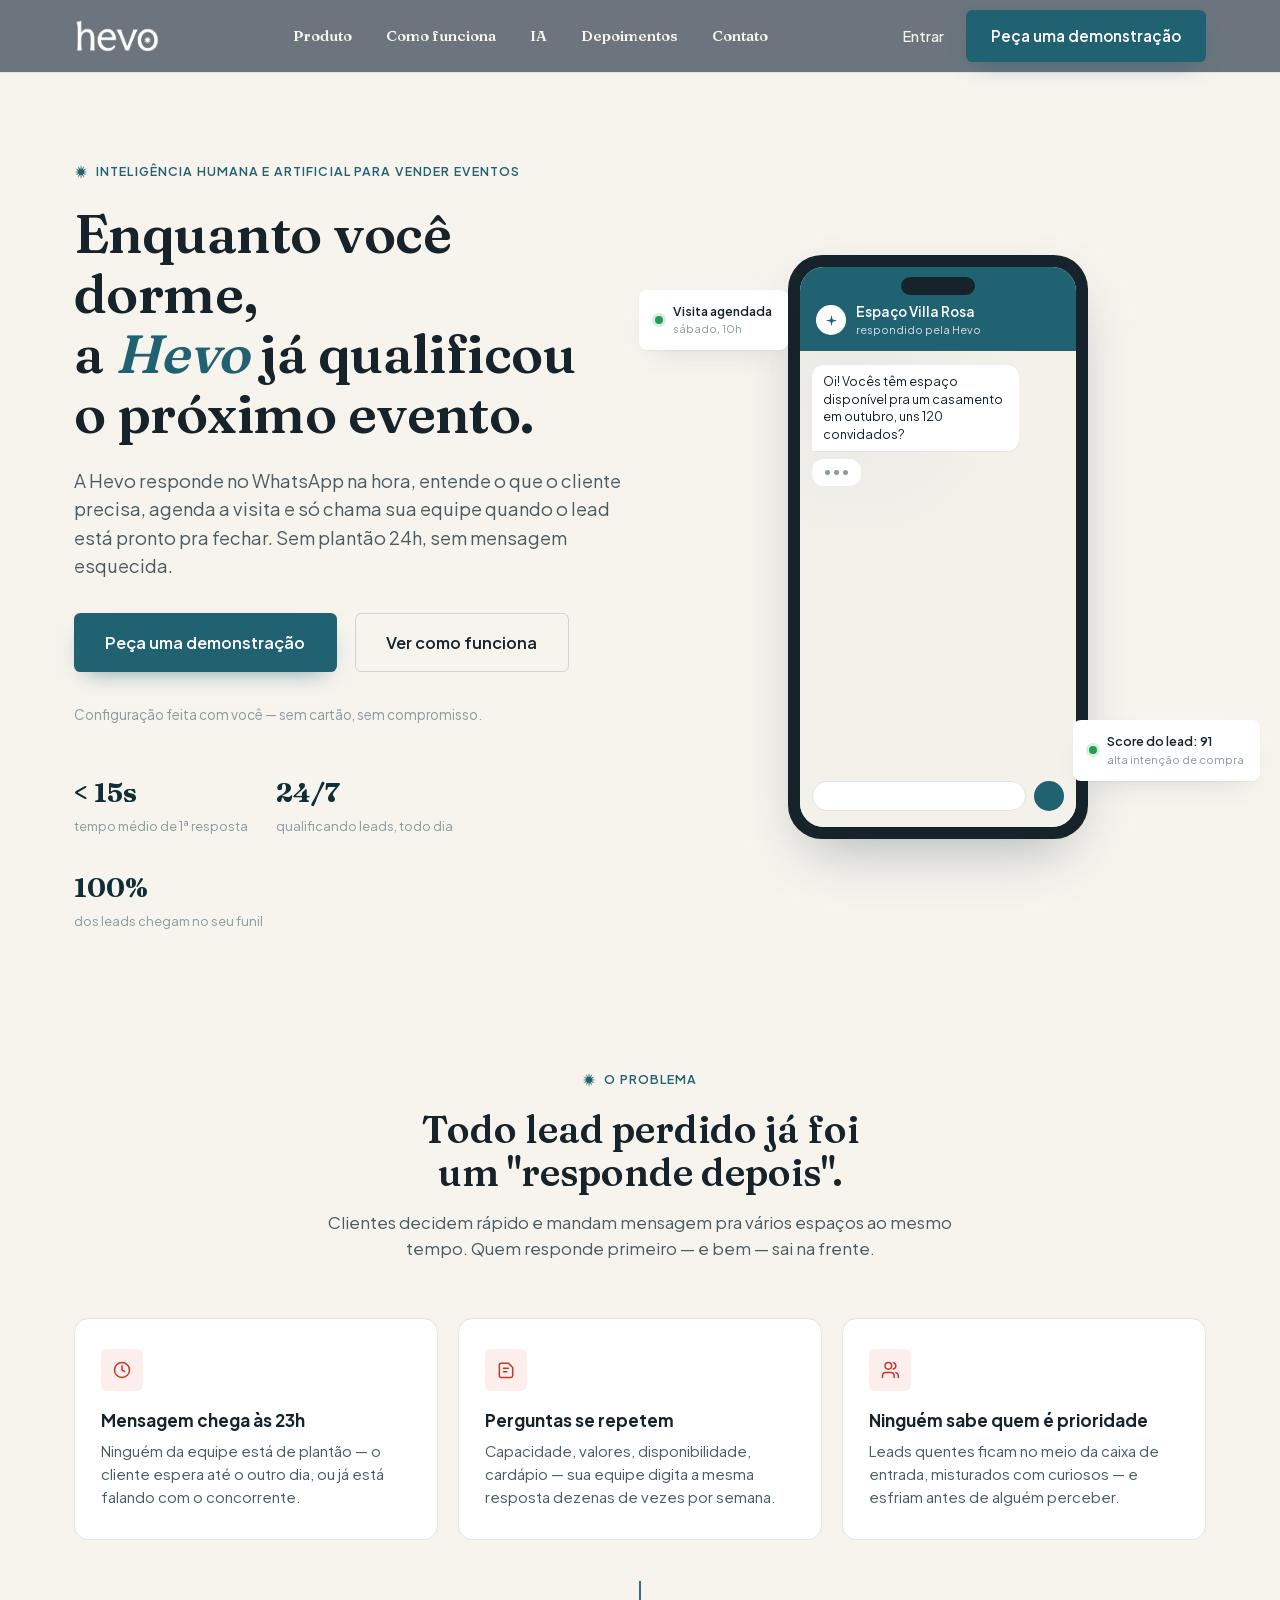
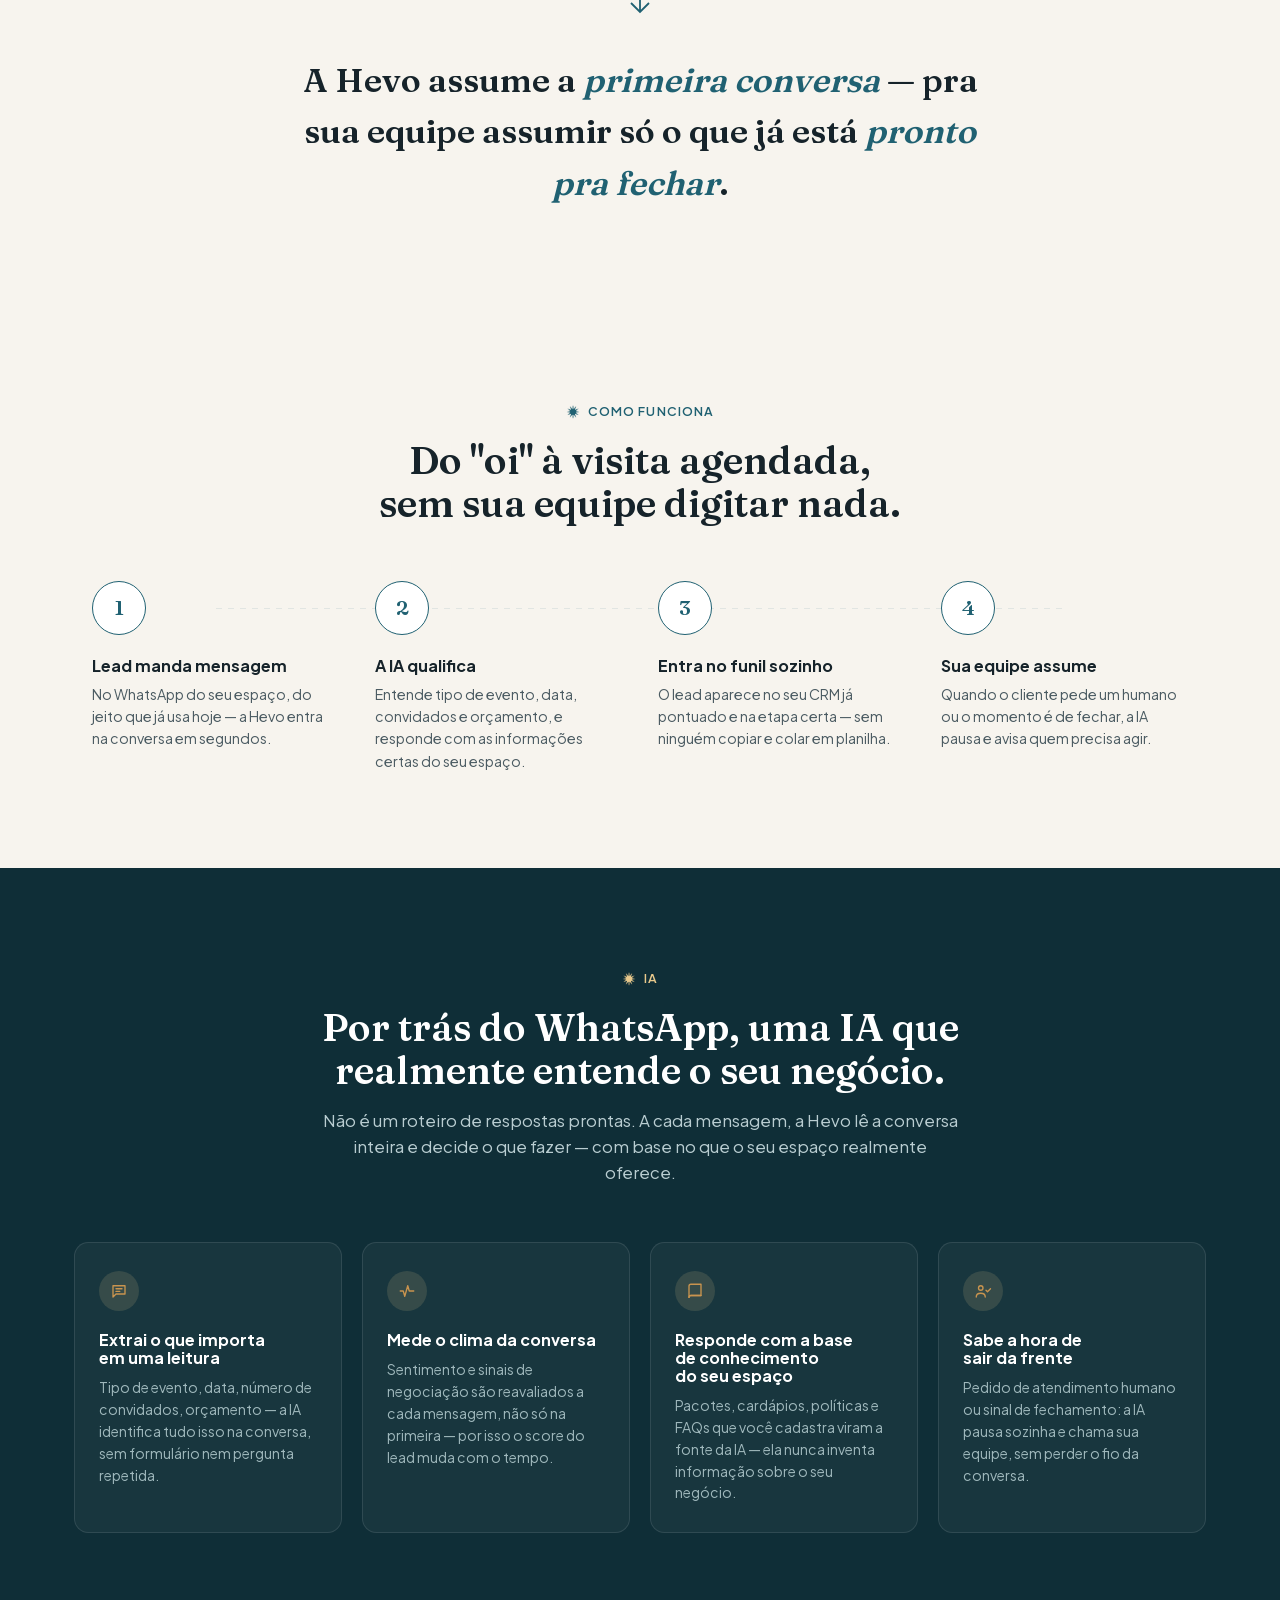
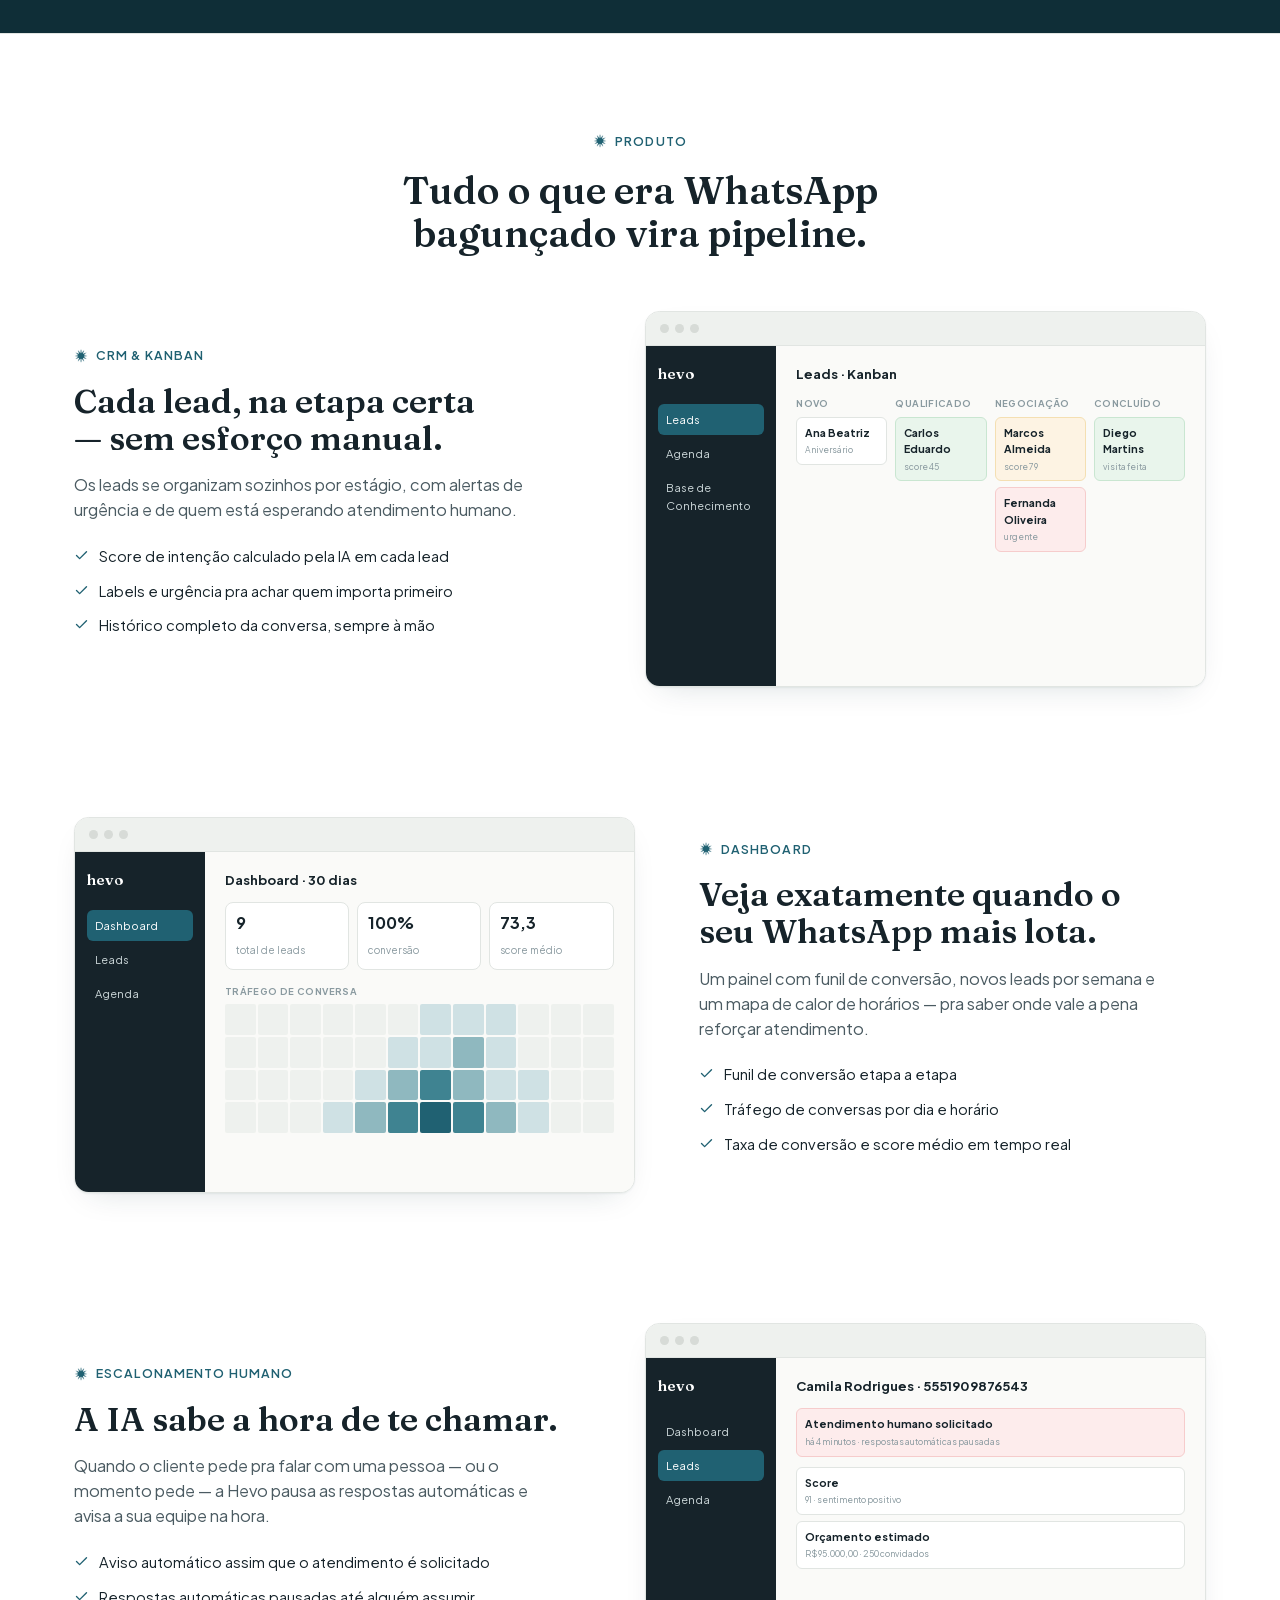
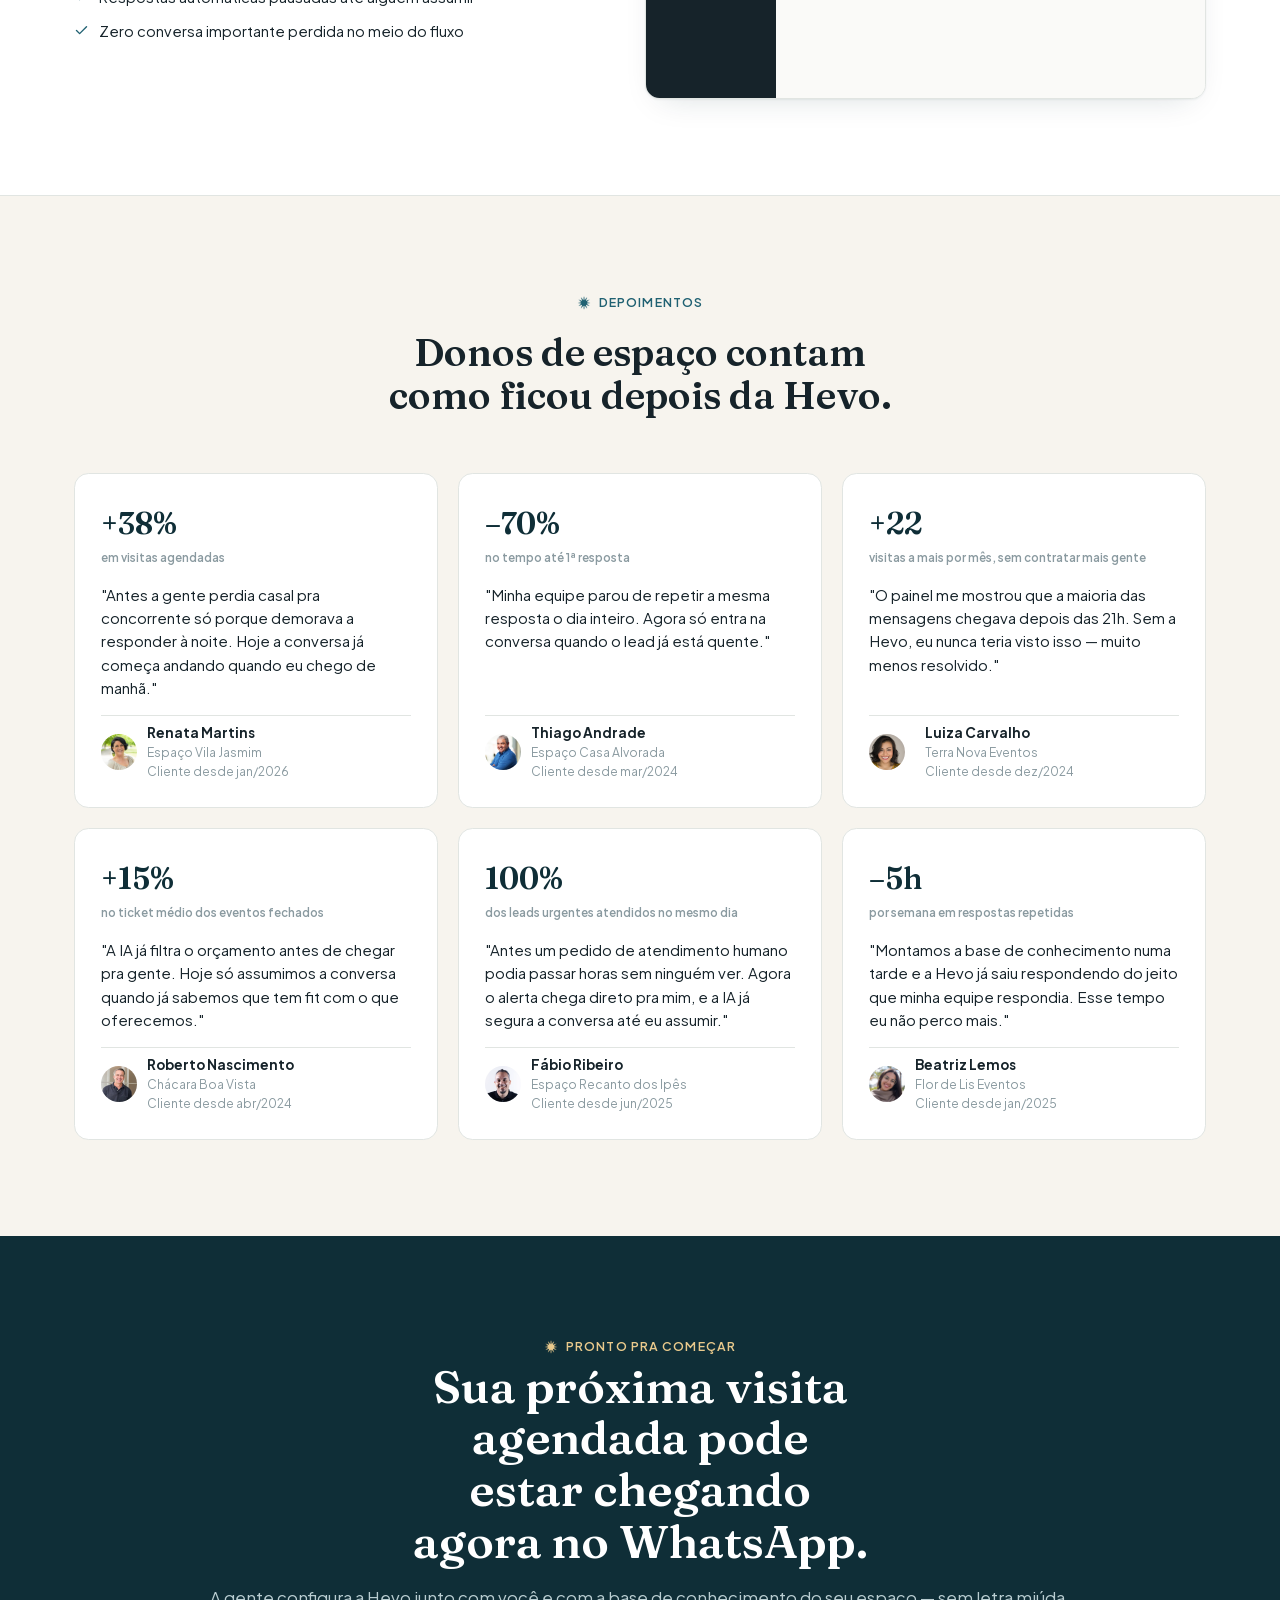
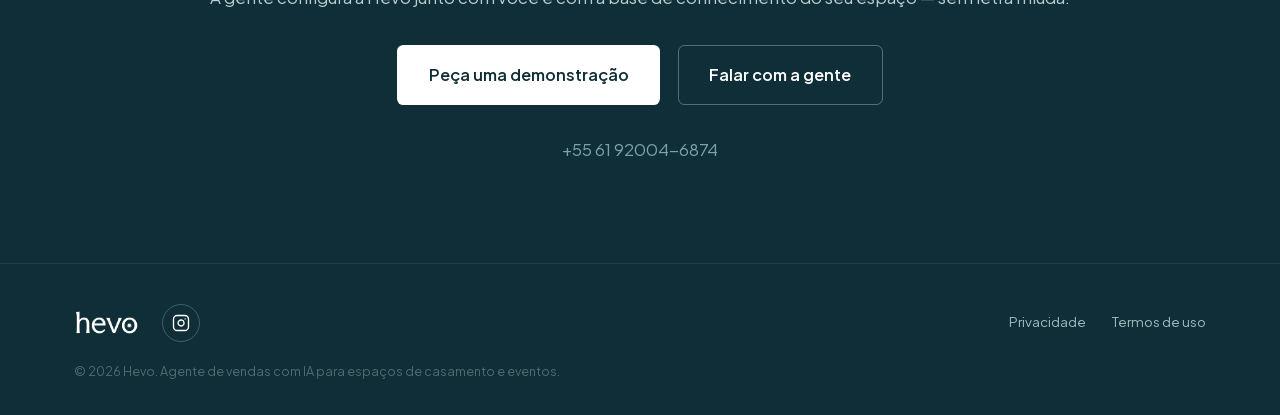
<file: index.html>
<!DOCTYPE html>
<html lang="pt-BR">
<head>
<meta charset="UTF-8">
<meta name="viewport" content="width=device-width, initial-scale=1.0">
<title>Hevo - Inteligência humana e artificial para vender eventos</title>
<meta name="description" content="Hevo qualifica leads de casamentos e eventos no WhatsApp em segundos, agenda visitas sozinha e só chama sua equipe quando realmente importa.">
<link rel="icon" type="image/png" href="assets/img/hevo-mark.png">
<link rel="stylesheet" href="assets/fonts/fonts.local.css">
<link rel="stylesheet" href="css/style.css">
</head>
<body>

<nav class="nav">
    <div class="wrap">
        <a href="#top" class="brand">
            <img class="brand-mark" src="assets/img/white_hevo_logo.png" alt="hevo">
        </a>
        <div class="nav-links">
            <a href="#produto">Produto</a>
            <a href="#como-funciona">Como funciona</a>
            <a href="#ia">IA</a>
            <a href="#depoimentos">Depoimentos</a>
            <a href="#contato">Contato</a>
        </div>
        <div class="nav-cta">
            <a class="nav-login" href="https://app.hevo.ia.br/login/">Entrar</a>
            <a class="btn btn-primary" href="#contato">Peça uma demonstração</a>
            <button class="nav-toggle" aria-label="Abrir menu" aria-expanded="false">
                <span></span><span></span><span></span>
            </button>
        </div>
    </div>
</nav>

<header class="hero" id="top">
    <div class="wrap">
        <div class="hero-copy">
            <span class="eyebrow">Inteligência humana e artificial para vender eventos</span>
            <h1>Enquanto você dorme,<br> a <em>Hevo</em> já qualificou<br> o próximo evento.</h1>
            <p class="lede">
                A Hevo responde no WhatsApp na hora, entende o que o cliente precisa,
                agenda a visita e só chama sua equipe quando o lead está pronto pra
                fechar. Sem plantão 24h, sem mensagem esquecida.
            </p>
            <div class="hero-actions">
                <a class="btn btn-primary btn-lg" href="#contato">Peça uma demonstração</a>
                <a class="btn btn-ghost btn-lg" href="#como-funciona">Ver como funciona</a>
            </div>
            <p class="hero-note">Configuração feita com você — sem cartão, sem compromisso.</p>
            <div class="hero-proof">
                <div>
                    <strong>&lt; 15s</strong>
                    <span>tempo médio de 1ª resposta</span>
                </div>
                <div>
                    <strong>24/7</strong>
                    <span>qualificando leads, todo dia</span>
                </div>
                <div>
                    <strong>100%</strong>
                    <span>dos leads chegam no seu funil</span>
                </div>
            </div>
        </div>

        <div class="hero-stage">
            <div class="hero-badge b1">
                <span class="dot"></span>
                <div>Visita agendada<br><small>sábado, 10h</small></div>
            </div>
            <div class="phone-frame">
                <div class="phone-screen">
                    <div class="chat-head">
                        <span class="avatar">
                            <svg viewBox="0 0 24 24" fill="none"><path d="M12 3 L13.8 10.2 L21 12 L13.8 13.8 L12 21 L10.2 13.8 L3 12 L10.2 10.2 Z" fill="#206172"/></svg>
                        </span>
                        <div>
                            <div class="chat-head-name">Espaço Villa Rosa</div>
                            <div class="chat-head-status">respondido pela Hevo</div>
                        </div>
                    </div>
                    <div class="chat-body" id="hero-chat-body"></div>
                    <div class="chat-foot">
                        <div class="field"></div>
                        <div class="send"></div>
                    </div>
                </div>
            </div>
            <div class="hero-badge b2">
                <span class="dot"></span>
                <div>Score do lead: 91<br><small>alta intenção de compra</small></div>
            </div>
        </div>
    </div>
</header>

<section class="section section-ivory" id="dor">
    <div class="wrap">
        <div class="section-head reveal">
            <span class="eyebrow">O problema</span>
            <h2>Todo lead perdido já foi um "responde depois".</h2>
            <p>
                Clientes decidem rápido e mandam mensagem pra vários espaços ao mesmo
                tempo. Quem responde primeiro — e bem — sai na frente.
            </p>
        </div>
        <div class="pain-grid">
            <div class="pain-card reveal">
                <span class="glyph">
                    <svg viewBox="0 0 24 24" fill="none" stroke="#c0392b" stroke-width="1.8" stroke-linecap="round" stroke-linejoin="round"><circle cx="12" cy="12" r="9"/><path d="M12 7v5l3.2 2"/></svg>
                </span>
                <h3>Mensagem chega às 23h</h3>
                <p>Ninguém da equipe está de plantão — o cliente espera até o outro dia, ou já está falando com o concorrente.</p>
            </div>
            <div class="pain-card reveal">
                <span class="glyph">
                    <svg viewBox="0 0 24 24" fill="none" stroke="#c0392b" stroke-width="1.8" stroke-linecap="round" stroke-linejoin="round"><path d="M4 19V6a2 2 0 0 1 2-2h9l5 5v10a2 2 0 0 1-2 2H6a2 2 0 0 1-2-2Z"/><path d="M9 10h6M9 14h4"/></svg>
                </span>
                <h3>Perguntas se repetem</h3>
                <p>Capacidade, valores, disponibilidade, cardápio — sua equipe digita a mesma resposta dezenas de vezes por semana.</p>
            </div>
            <div class="pain-card reveal">
                <span class="glyph">
                    <svg viewBox="0 0 24 24" fill="none" stroke="#c0392b" stroke-width="1.8" stroke-linecap="round" stroke-linejoin="round"><path d="M17 21v-2a4 4 0 0 0-4-4H7a4 4 0 0 0-4 4v2"/><circle cx="10" cy="7" r="4"/><path d="M22 21v-2a4 4 0 0 0-3-3.87"/><path d="M16 3.13a4 4 0 0 1 0 7.75"/></svg>
                </span>
                <h3>Ninguém sabe quem é prioridade</h3>
                <p>Leads quentes ficam no meio da caixa de entrada, misturados com curiosos — e esfriam antes de alguém perceber.</p>
            </div>
        </div>
        <div class="pain-arrow reveal">
            <svg width="22" height="34" viewBox="0 0 22 34" fill="none" stroke="currentColor" stroke-width="1.8"><path d="M11 1v30M2 23l9 9 9-9"/></svg>
        </div>
        <p class="pain-flip reveal">A Hevo assume a <em>primeira conversa</em> — pra sua equipe assumir só o que já está <em>pronto pra fechar</em>.</p>
    </div>
</section>

<section class="section" id="como-funciona">
    <div class="wrap">
        <div class="section-head reveal">
            <span class="eyebrow">Como funciona</span>
            <h2>Do "oi" à visita agendada, sem sua equipe digitar nada.</h2>
        </div>
        <div class="steps">
            <div class="step reveal">
                <div class="step-num">1</div>
                <h3>Lead manda mensagem</h3>
                <p>No WhatsApp do seu espaço, do jeito que já usa hoje — a Hevo entra na conversa em segundos.</p>
            </div>
            <div class="step reveal">
                <div class="step-num">2</div>
                <h3>A IA qualifica</h3>
                <p>Entende tipo de evento, data, convidados e orçamento, e responde com as informações certas do seu espaço.</p>
            </div>
            <div class="step reveal">
                <div class="step-num">3</div>
                <h3>Entra no funil sozinho</h3>
                <p>O lead aparece no seu CRM já pontuado e na etapa certa — sem ninguém copiar e colar em planilha.</p>
            </div>
            <div class="step reveal">
                <div class="step-num">4</div>
                <h3>Sua equipe assume</h3>
                <p>Quando o cliente pede um humano ou o momento é de fechar, a IA pausa e avisa quem precisa agir.</p>
            </div>
        </div>
    </div>
</section>

<section class="ia-band" id="ia">
    <div class="wrap">
        <div class="section-head reveal">
            <span class="eyebrow eyebrow-on-dark">IA</span>
            <h2>Por trás do WhatsApp, uma IA que realmente entende o seu negócio.</h2>
            <p>
                Não é um roteiro de respostas prontas. A cada mensagem, a Hevo lê a
                conversa inteira e decide o que fazer — com base no que o seu espaço
                realmente oferece.
            </p>
        </div>
        <div class="ia-grid">
            <div class="ia-card reveal">
                <span class="glyph">
                    <svg viewBox="0 0 24 24" fill="none" stroke="currentColor" stroke-width="1.8" stroke-linecap="round" stroke-linejoin="round"><path d="M4 5h16v11H8l-4 4V5Z"/><path d="M8 9h8M8 12.5h5"/></svg>
                </span>
                <h3>Extrai o que importa em uma leitura</h3>
                <p>Tipo de evento, data, número de convidados, orçamento — a IA identifica tudo isso na conversa, sem formulário nem pergunta repetida.</p>
            </div>
            <div class="ia-card reveal">
                <span class="glyph">
                    <svg viewBox="0 0 24 24" fill="none" stroke="currentColor" stroke-width="1.8" stroke-linecap="round" stroke-linejoin="round"><path d="M3 12h4l2 7 4-14 2 7h6"/></svg>
                </span>
                <h3>Mede o clima da conversa</h3>
                <p>Sentimento e sinais de negociação são reavaliados a cada mensagem, não só na primeira — por isso o score do lead muda com o tempo.</p>
            </div>
            <div class="ia-card reveal">
                <span class="glyph">
                    <svg viewBox="0 0 24 24" fill="none" stroke="currentColor" stroke-width="1.8" stroke-linecap="round" stroke-linejoin="round"><path d="M4 5.5A2.5 2.5 0 0 1 6.5 3H20v15H6.5A2.5 2.5 0 0 0 4 20.5v-15Z"/><path d="M4 20.5A2.5 2.5 0 0 1 6.5 18H20"/></svg>
                </span>
                <h3>Responde com a base de conhecimento do seu espaço</h3>
                <p>Pacotes, cardápios, políticas e FAQs que você cadastra viram a fonte da IA — ela nunca inventa informação sobre o seu negócio.</p>
            </div>
            <div class="ia-card reveal">
                <span class="glyph">
                    <svg viewBox="0 0 24 24" fill="none" stroke="currentColor" stroke-width="1.8" stroke-linecap="round" stroke-linejoin="round"><circle cx="9" cy="8" r="3"/><path d="M3 20c0-3.3 2.7-5 6-5s6 1.7 6 5"/><path d="m16 11 2 2 4-4"/></svg>
                </span>
                <h3>Sabe a hora de sair da frente</h3>
                <p>Pedido de atendimento humano ou sinal de fechamento: a IA pausa sozinha e chama sua equipe, sem perder o fio da conversa.</p>
            </div>
        </div>
    </div>
</section>

<section class="section section-surface" id="produto">
    <div class="wrap">
        <div class="section-head reveal">
            <span class="eyebrow">Produto</span>
            <h2>Tudo o que era WhatsApp bagunçado vira pipeline.</h2>
        </div>

        <div class="showcase">
            <div class="feature-row reveal">
                <div class="feature-copy">
                    <span class="eyebrow">CRM &amp; kanban</span>
                    <h3>Cada lead, na etapa certa — sem esforço manual.</h3>
                    <p>Os leads se organizam sozinhos por estágio, com alertas de urgência e de quem está esperando atendimento humano.</p>
                    <ul class="feature-list">
                        <li><svg viewBox="0 0 24 24" fill="none" stroke="currentColor" stroke-width="2.2" stroke-linecap="round" stroke-linejoin="round"><path d="M20 6 9 17l-5-5"/></svg>Score de intenção calculado pela IA em cada lead</li>
                        <li><svg viewBox="0 0 24 24" fill="none" stroke="currentColor" stroke-width="2.2" stroke-linecap="round" stroke-linejoin="round"><path d="M20 6 9 17l-5-5"/></svg>Labels e urgência pra achar quem importa primeiro</li>
                        <li><svg viewBox="0 0 24 24" fill="none" stroke="currentColor" stroke-width="2.2" stroke-linecap="round" stroke-linejoin="round"><path d="M20 6 9 17l-5-5"/></svg>Histórico completo da conversa, sempre à mão</li>
                    </ul>
                </div>
                <div class="feature-visual">
                    <div class="desktop-frame">
                        <div class="desktop-bar"><span></span><span></span><span></span></div>
                        <div class="desktop-screen">
                            <div class="mini-sidebar">
                                <div class="m-brand">hevo</div>
                                <div class="m-item active">Leads</div>
                                <div class="m-item">Agenda</div>
                                <div class="m-item">Base de Conhecimento</div>
                            </div>
                            <div class="mini-main">
                                <div class="mini-title">Leads · Kanban</div>
                                <div class="mini-board">
                                    <div class="mini-col">
                                        <div class="mini-col-head">Novo</div>
                                        <div class="mini-card"><strong>Ana Beatriz</strong><small>Aniversário</small></div>
                                    </div>
                                    <div class="mini-col">
                                        <div class="mini-col-head">Qualificado</div>
                                        <div class="mini-card ok"><strong>Carlos Eduardo</strong><small>score 45</small></div>
                                    </div>
                                    <div class="mini-col">
                                        <div class="mini-col-head">Negociação</div>
                                        <div class="mini-card warn"><strong>Marcos Almeida</strong><small>score 79</small></div>
                                        <div class="mini-card danger"><strong>Fernanda Oliveira</strong><small>urgente</small></div>
                                    </div>
                                    <div class="mini-col">
                                        <div class="mini-col-head">Concluído</div>
                                        <div class="mini-card ok"><strong>Diego Martins</strong><small>visita feita</small></div>
                                    </div>
                                </div>
                            </div>
                        </div>
                    </div>
                </div>
            </div>

            <div class="feature-row reverse reveal">
                <div class="feature-copy">
                    <span class="eyebrow">Dashboard</span>
                    <h3>Veja exatamente quando o seu WhatsApp mais lota.</h3>
                    <p>Um painel com funil de conversão, novos leads por semana e um mapa de calor de horários — pra saber onde vale a pena reforçar atendimento.</p>
                    <ul class="feature-list">
                        <li><svg viewBox="0 0 24 24" fill="none" stroke="currentColor" stroke-width="2.2" stroke-linecap="round" stroke-linejoin="round"><path d="M20 6 9 17l-5-5"/></svg>Funil de conversão etapa a etapa</li>
                        <li><svg viewBox="0 0 24 24" fill="none" stroke="currentColor" stroke-width="2.2" stroke-linecap="round" stroke-linejoin="round"><path d="M20 6 9 17l-5-5"/></svg>Tráfego de conversas por dia e horário</li>
                        <li><svg viewBox="0 0 24 24" fill="none" stroke="currentColor" stroke-width="2.2" stroke-linecap="round" stroke-linejoin="round"><path d="M20 6 9 17l-5-5"/></svg>Taxa de conversão e score médio em tempo real</li>
                    </ul>
                </div>
                <div class="feature-visual">
                    <div class="desktop-frame">
                        <div class="desktop-bar"><span></span><span></span><span></span></div>
                        <div class="desktop-screen">
                            <div class="mini-sidebar">
                                <div class="m-brand">hevo</div>
                                <div class="m-item active">Dashboard</div>
                                <div class="m-item">Leads</div>
                                <div class="m-item">Agenda</div>
                            </div>
                            <div class="mini-main">
                                <div class="mini-title">Dashboard · 30 dias</div>
                                <div class="mini-stats">
                                    <div class="mini-stat"><strong>9</strong><span>total de leads</span></div>
                                    <div class="mini-stat"><strong>100%</strong><span>conversão</span></div>
                                    <div class="mini-stat"><strong>73,3</strong><span>score médio</span></div>
                                </div>
                                <div class="mini-col-head">Tráfego de conversa</div>
                                <div class="mini-heat" aria-hidden="true"></div>
                            </div>
                        </div>
                    </div>
                </div>
            </div>

            <div class="feature-row reveal">
                <div class="feature-copy">
                    <span class="eyebrow">Escalonamento humano</span>
                    <h3>A IA sabe a hora de te chamar.</h3>
                    <p>Quando o cliente pede pra falar com uma pessoa — ou o momento pede — a Hevo pausa as respostas automáticas e avisa a sua equipe na hora.</p>
                    <ul class="feature-list">
                        <li><svg viewBox="0 0 24 24" fill="none" stroke="currentColor" stroke-width="2.2" stroke-linecap="round" stroke-linejoin="round"><path d="M20 6 9 17l-5-5"/></svg>Aviso automático assim que o atendimento é solicitado</li>
                        <li><svg viewBox="0 0 24 24" fill="none" stroke="currentColor" stroke-width="2.2" stroke-linecap="round" stroke-linejoin="round"><path d="M20 6 9 17l-5-5"/></svg>Respostas automáticas pausadas até alguém assumir</li>
                        <li><svg viewBox="0 0 24 24" fill="none" stroke="currentColor" stroke-width="2.2" stroke-linecap="round" stroke-linejoin="round"><path d="M20 6 9 17l-5-5"/></svg>Zero conversa importante perdida no meio do fluxo</li>
                    </ul>
                </div>
                <div class="feature-visual">
                    <div class="desktop-frame">
                        <div class="desktop-bar"><span></span><span></span><span></span></div>
                        <div class="desktop-screen">
                            <div class="mini-sidebar">
                                <div class="m-brand">hevo</div>
                                <div class="m-item">Dashboard</div>
                                <div class="m-item active">Leads</div>
                                <div class="m-item">Agenda</div>
                            </div>
                            <div class="mini-main">
                                <div class="mini-title">Camila Rodrigues · 5551909876543</div>
                                <div class="mini-card danger" style="margin-bottom:10px;">
                                    <strong>Atendimento humano solicitado</strong>
                                    <small>há 4 minutos · respostas automáticas pausadas</small>
                                </div>
                                <div class="mini-card"><strong>Score</strong><small>91 · sentimento positivo</small></div>
                                <div class="mini-card"><strong>Orçamento estimado</strong><small>R$ 95.000,00 · 250 convidados</small></div>
                            </div>
                        </div>
                    </div>
                </div>
            </div>
        </div>
    </div>
</section>

<section class="section section-ivory" id="depoimentos">
    <div class="wrap">
        <div class="section-head reveal">
            <span class="eyebrow">Depoimentos</span>
            <h2>Donos de espaço contam como ficou depois da Hevo.</h2>
        </div>
        <div class="testimonial-grid">
            <div class="t-card reveal">
                <div class="t-stat">+38%<span>em visitas agendadas</span></div>
                <p class="t-quote">"Antes a gente perdia casal pra concorrente só porque demorava a responder à noite. Hoje a conversa já começa andando quando eu chego de manhã."</p>
                <div class="t-person">
                    <span class="t-avatar"><img src="assets/img/testimonials/m3.png" alt="" width="36" height="36"></span>
                    <div>
                        <strong>Renata Martins</strong>
                        <p>Espaço Vila Jasmim</p>
                        <p>Cliente desde jan/2026</p>
                    </div>
                </div>
            </div>
            <div class="t-card reveal">
                <div class="t-stat">–70%<span>no tempo até 1ª resposta</span></div>
                <p class="t-quote">"Minha equipe parou de repetir a mesma resposta o dia inteiro. Agora só entra na conversa quando o lead já está quente."</p>
                <div class="t-person">
                    <span class="t-avatar"><img src="assets/img/testimonials/h1.png" alt="" width="36" height="36"></span>
                    <div>
                        <strong>Thiago Andrade</strong>
                        <p>Espaço Casa Alvorada</p>
                        <p>Cliente desde mar/2024</p>
                    </div>
                </div>
            </div>
            <div class="t-card reveal">
                <div class="t-stat">+22<span>visitas a mais por mês, sem contratar mais gente</span></div>
                <p class="t-quote">"O painel me mostrou que a maioria das mensagens chegava depois das 21h. Sem a Hevo, eu nunca teria visto isso — muito menos resolvido."</p>
                <div class="t-person">
                    <span class="t-avatar"><img src="assets/img/testimonials/m2.png" alt="" width="36" height="36"></span>
                    <div><strong></strong><span></span></div>
                    <div>
                        <strong>Luiza Carvalho</strong>
                        <p>Terra Nova Eventos</p>
                        <p>Cliente desde dez/2024</p>
                    </div>
                </div>
            </div>
            <div class="t-card reveal">
                <div class="t-stat">+15%<span>no ticket médio dos eventos fechados</span></div>
                <p class="t-quote">"A IA já filtra o orçamento antes de chegar pra gente. Hoje só assumimos a conversa quando já sabemos que tem fit com o que oferecemos."</p>
                <div class="t-person">
                    <span class="t-avatar"><img src="assets/img/testimonials/h2.png" alt="" width="36" height="36"></span>
                    <div>
                        <strong>Roberto Nascimento</strong>
                        <p>Chácara Boa Vista</p>
                        <p>Cliente desde abr/2024</p>
                    </div>
                </div>
            </div>
            <div class="t-card reveal">
                <div class="t-stat">100%<span>dos leads urgentes atendidos no mesmo dia</span></div>
                <p class="t-quote">"Antes um pedido de atendimento humano podia passar horas sem ninguém ver. Agora o alerta chega direto pra mim, e a IA já segura a conversa até eu assumir."</p>
                <div class="t-person">
                    <span class="t-avatar"><img src="assets/img/testimonials/h3.png" alt="" width="36" height="36"></span>
                    <div>
                        <strong>Fábio Ribeiro</strong>
                        <p>Espaço Recanto dos Ipês</p>
                        <p>Cliente desde jun/2025</p>
                    </div>
                </div>
            </div>
            <div class="t-card reveal">
                <div class="t-stat">–5h<span>por semana em respostas repetidas</span></div>
                <p class="t-quote">"Montamos a base de conhecimento numa tarde e a Hevo já saiu respondendo do jeito que minha equipe respondia. Esse tempo eu não perco mais."</p>
                <div class="t-person">
                    <span class="t-avatar"><img src="assets/img/testimonials/m1.png" alt="" width="36" height="36"></span>
                    <div>
                        <strong>Beatriz Lemos</strong>
                        <p>Flor de Lis Eventos</p>
                        <p>Cliente desde jan/2025</p>
                    </div>
                </div>
            </div>
        </div>
    </div>
</section>

<section class="cta-band" id="contato">
    <div class="wrap reveal">
        <span class="eyebrow eyebrow-on-dark">Pronto pra começar</span>
        <h2>Sua próxima visita agendada pode estar chegando agora no WhatsApp.</h2>
        <p>A gente configura a Hevo junto com você e com a base de conhecimento do seu espaço — sem letra miúda.</p>
        <div class="hero-actions">
            <a class="btn btn-on-dark btn-lg" href="https://wa.me/5561920046874?text=Ol%C3%A1!%20Quero%20conhecer%20a%20Hevo." target="_blank" rel="noopener">Peça uma demonstração</a>
            <a class="btn btn-ghost btn-lg btn-ghost-on-dark" href="https://wa.me/5561920046874" target="_blank" rel="noopener">Falar com a gente</a>
        </div>
        <p class="hero-note">+55 61 92004-6874</p>
    </div>
</section>

<footer>
    <div class="wrap">
        <div class="foot-row">
            <div class="foot-brand">
                <img class="brand-mark brand-mark-outline" src="assets/img/white_hevo_logo.png" alt="hevo">
                <a href="https://www.instagram.com/hevo.eventos/" target="_blank" rel="noopener" class="foot-social" aria-label="Instagram">
                    <svg viewBox="0 0 24 24" fill="none" stroke="currentColor" stroke-width="1.8" stroke-linecap="round" stroke-linejoin="round"><rect x="2" y="2" width="20" height="20" rx="5" ry="5"/><path d="M16 11.37A4 4 0 1 1 12.63 8 4 4 0 0 1 16 11.37z"/><line x1="17.5" y1="6.5" x2="17.5" y2="6.5"/></svg>
                </a>
            </div>
            <div class="foot-links">
                <a href="privacidade.html">Privacidade</a>
                <a href="termos.html">Termos de uso</a>
            </div>
        </div>
        <p class="foot-fine">© <span id="year"></span> Hevo. Agente de vendas com IA para espaços de casamento e eventos.</p>
    </div>
</footer>

<script src="js/script.js"></script>
</body>
</html>
</file>
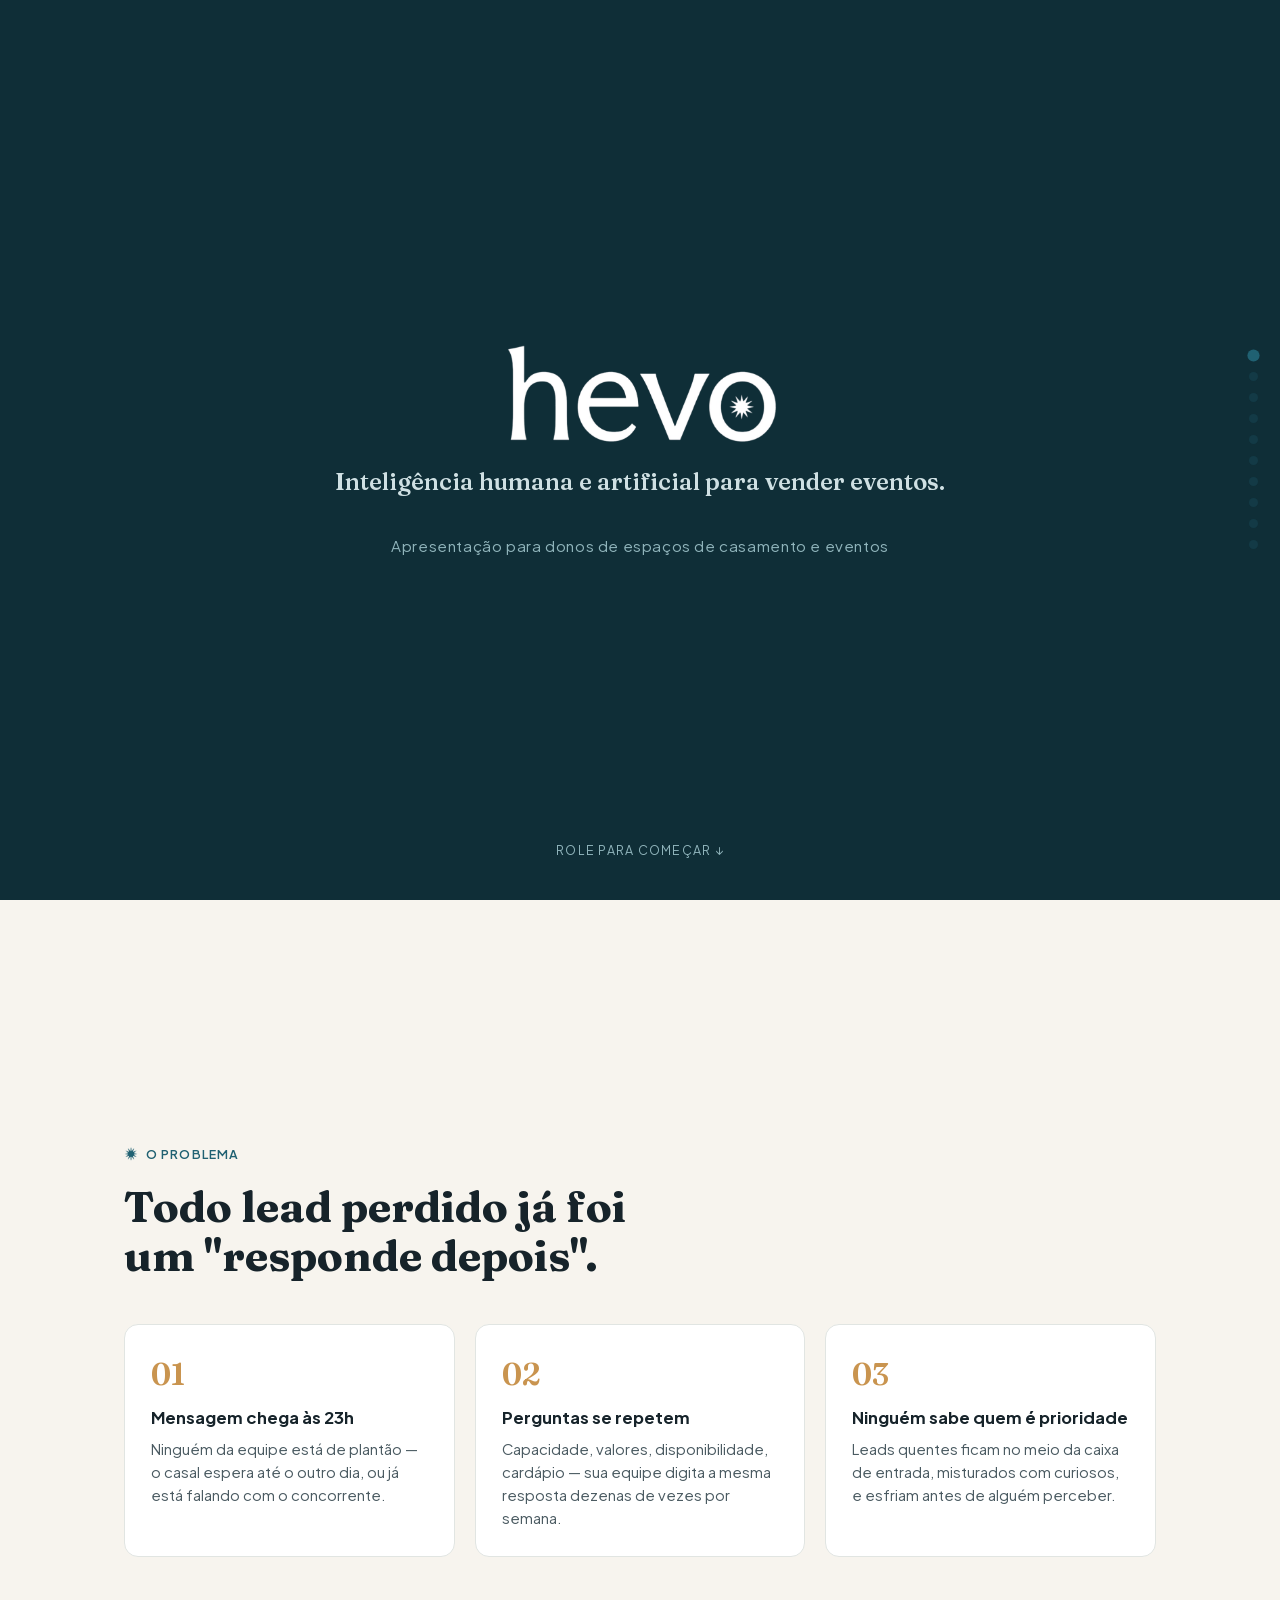
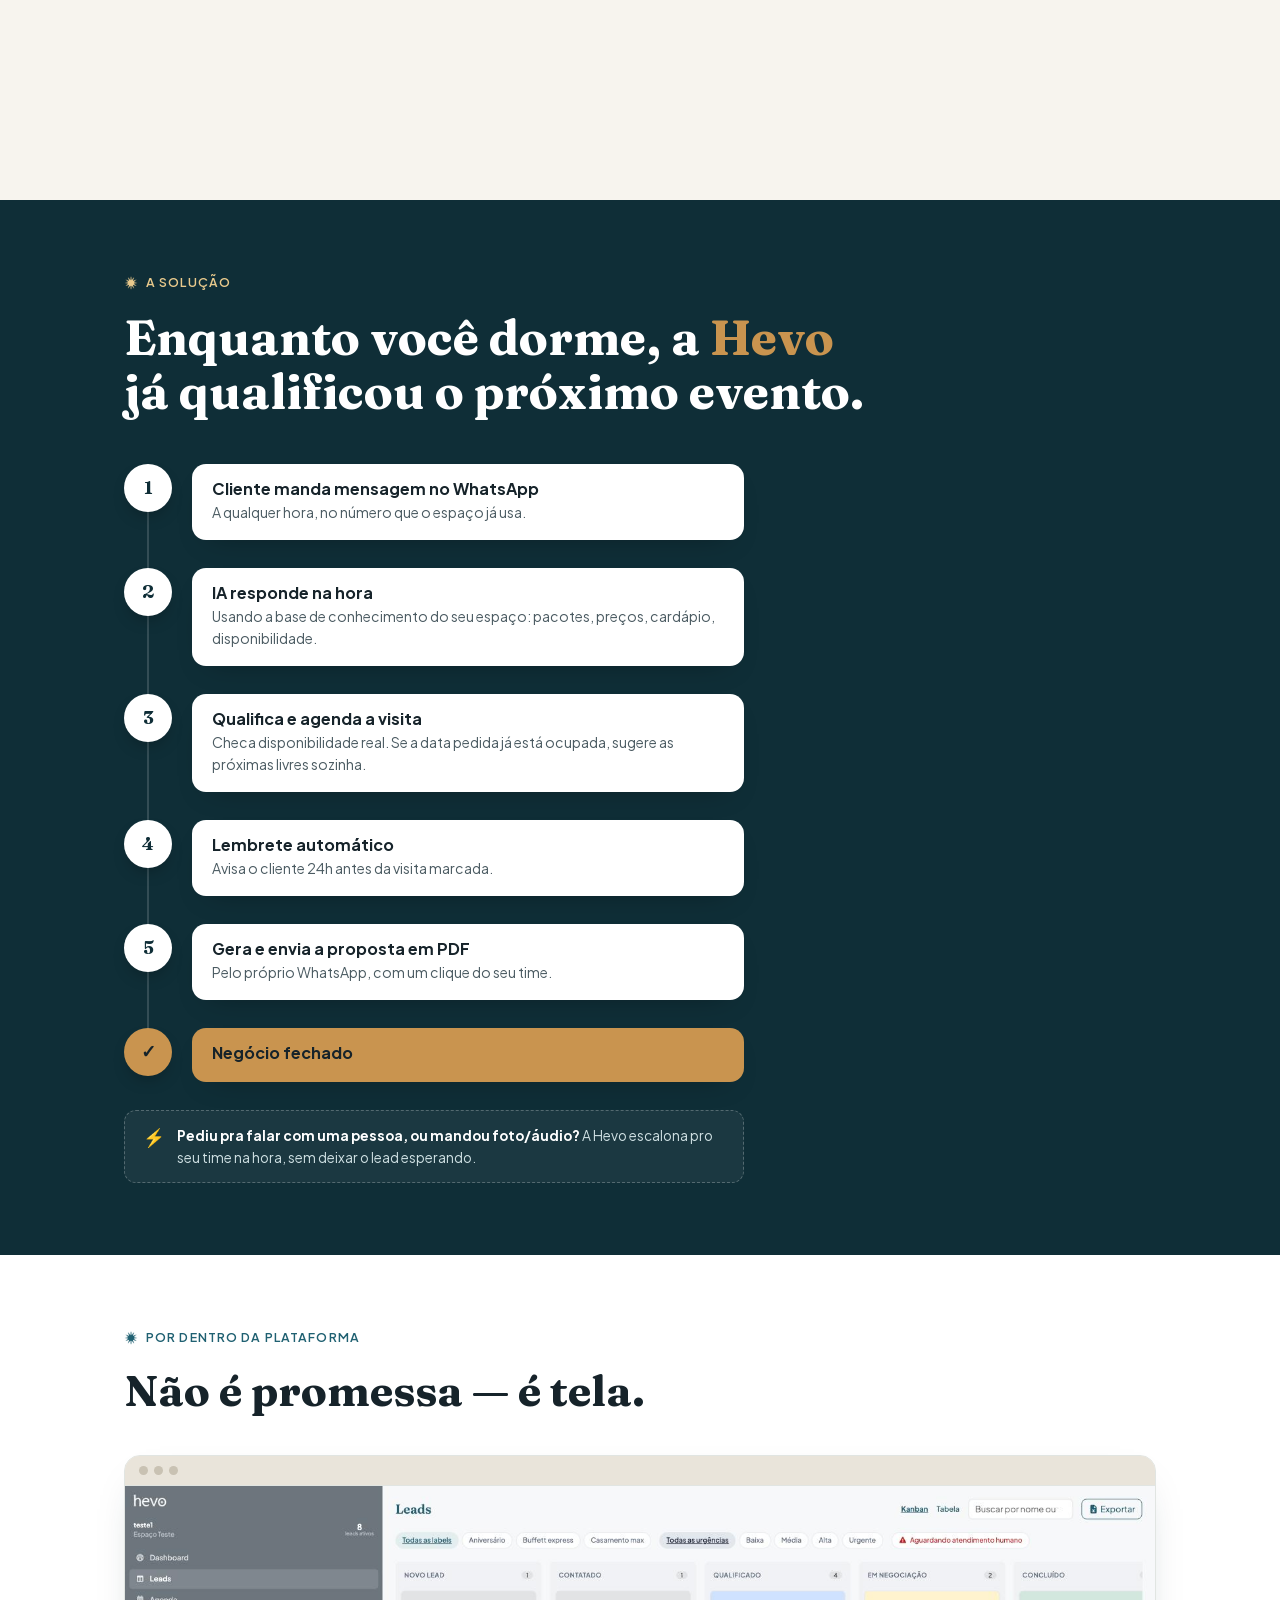
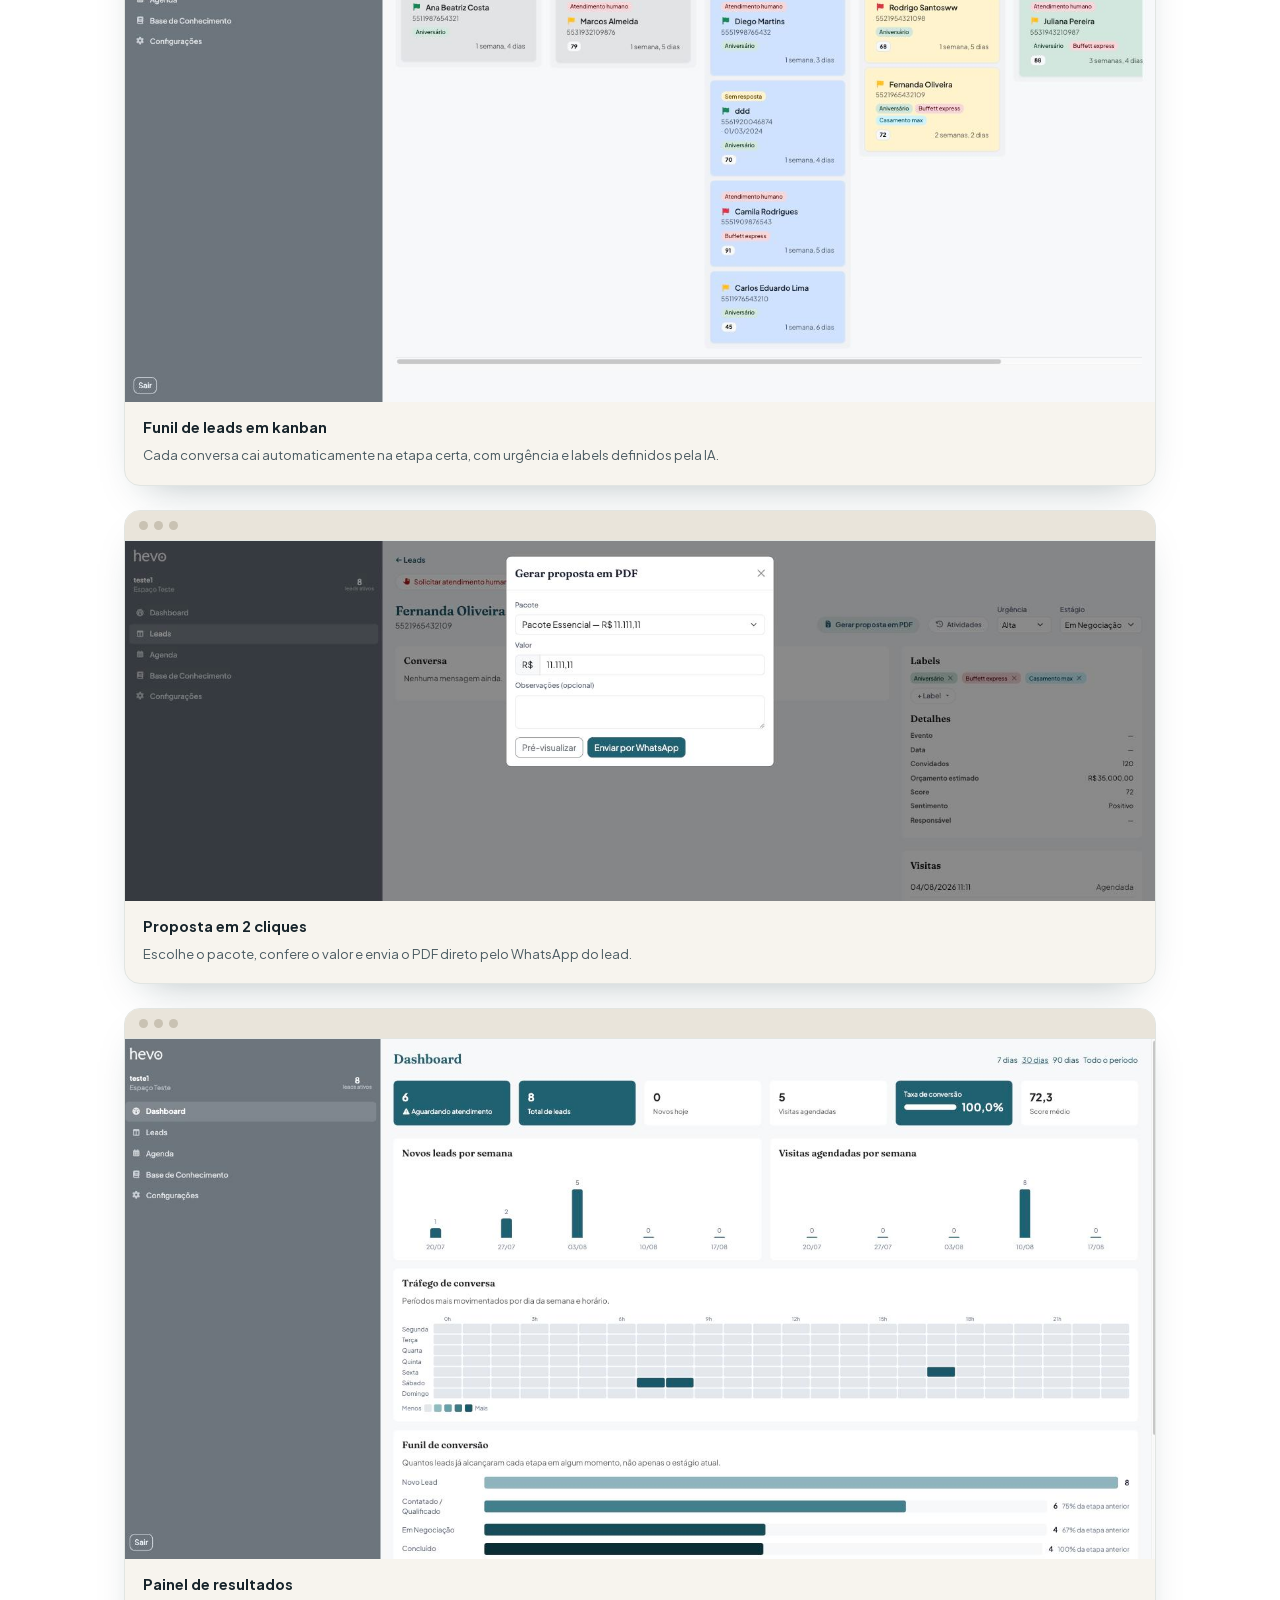
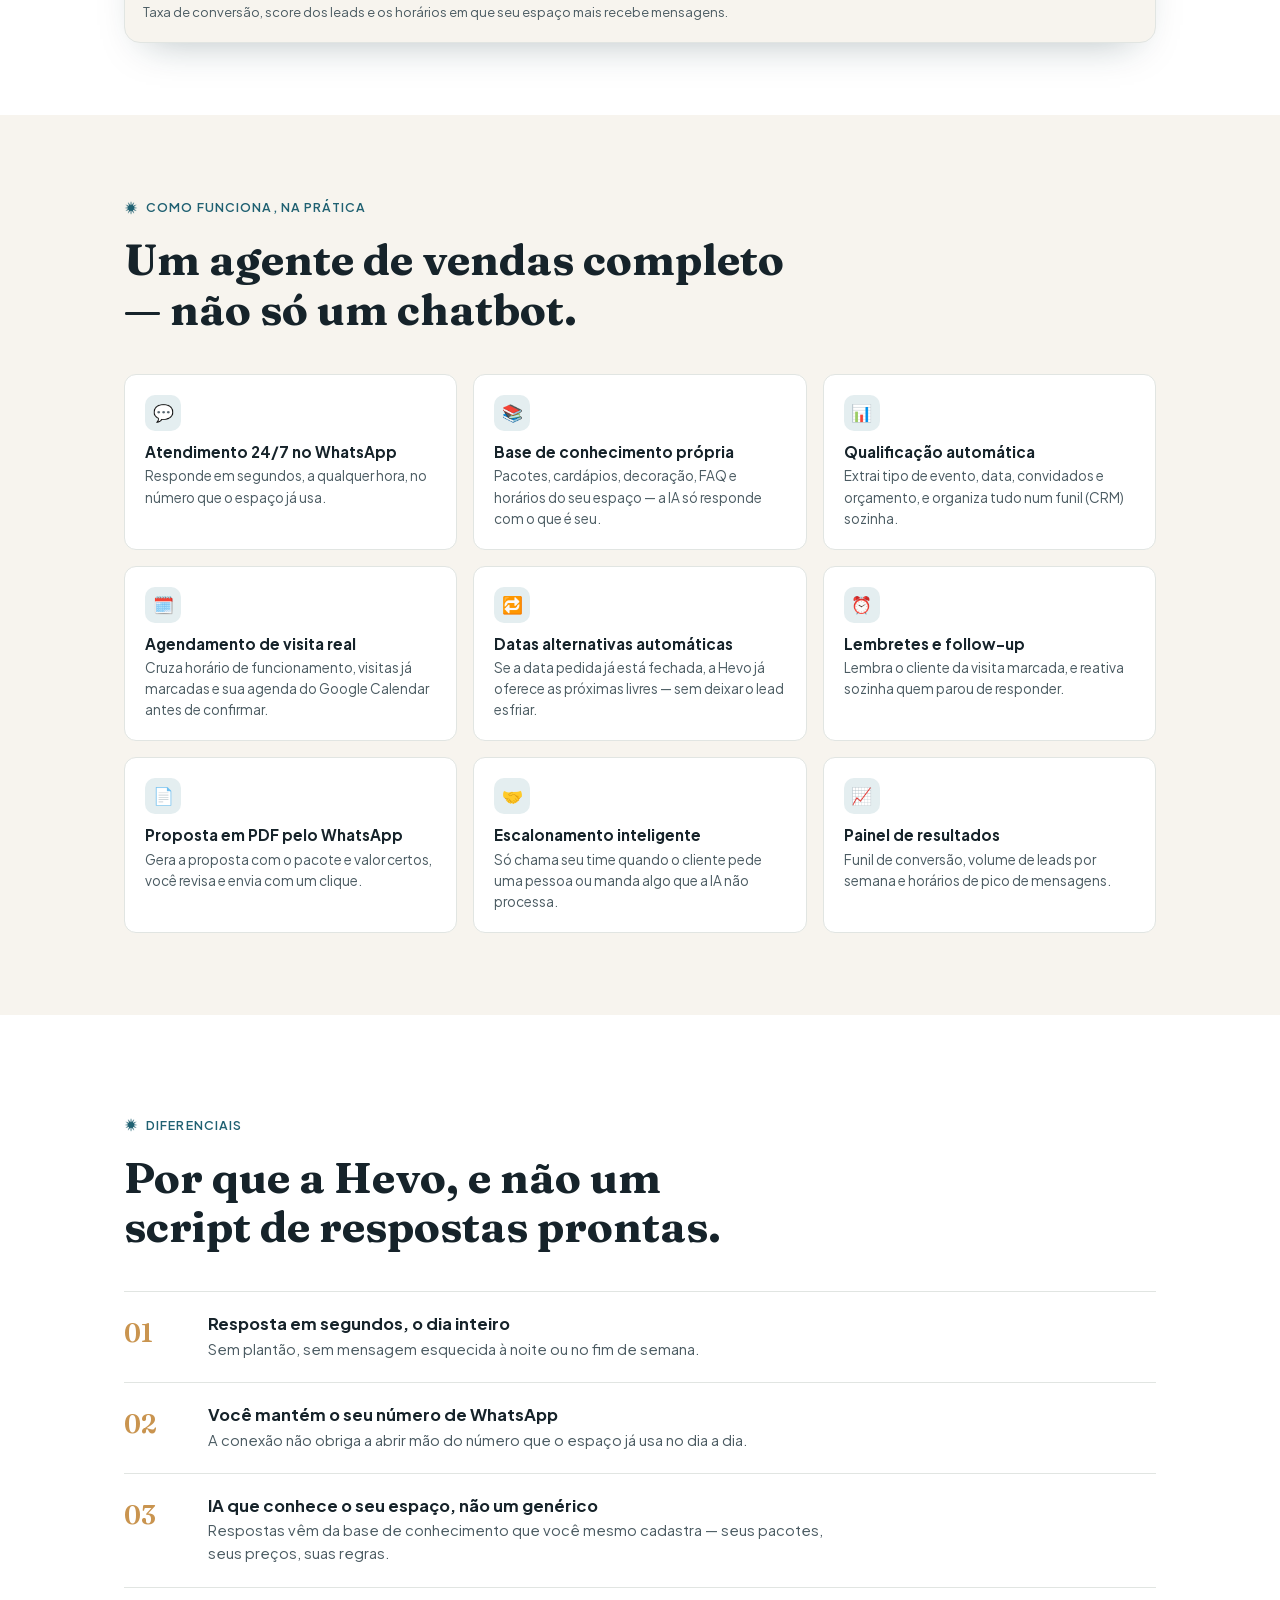
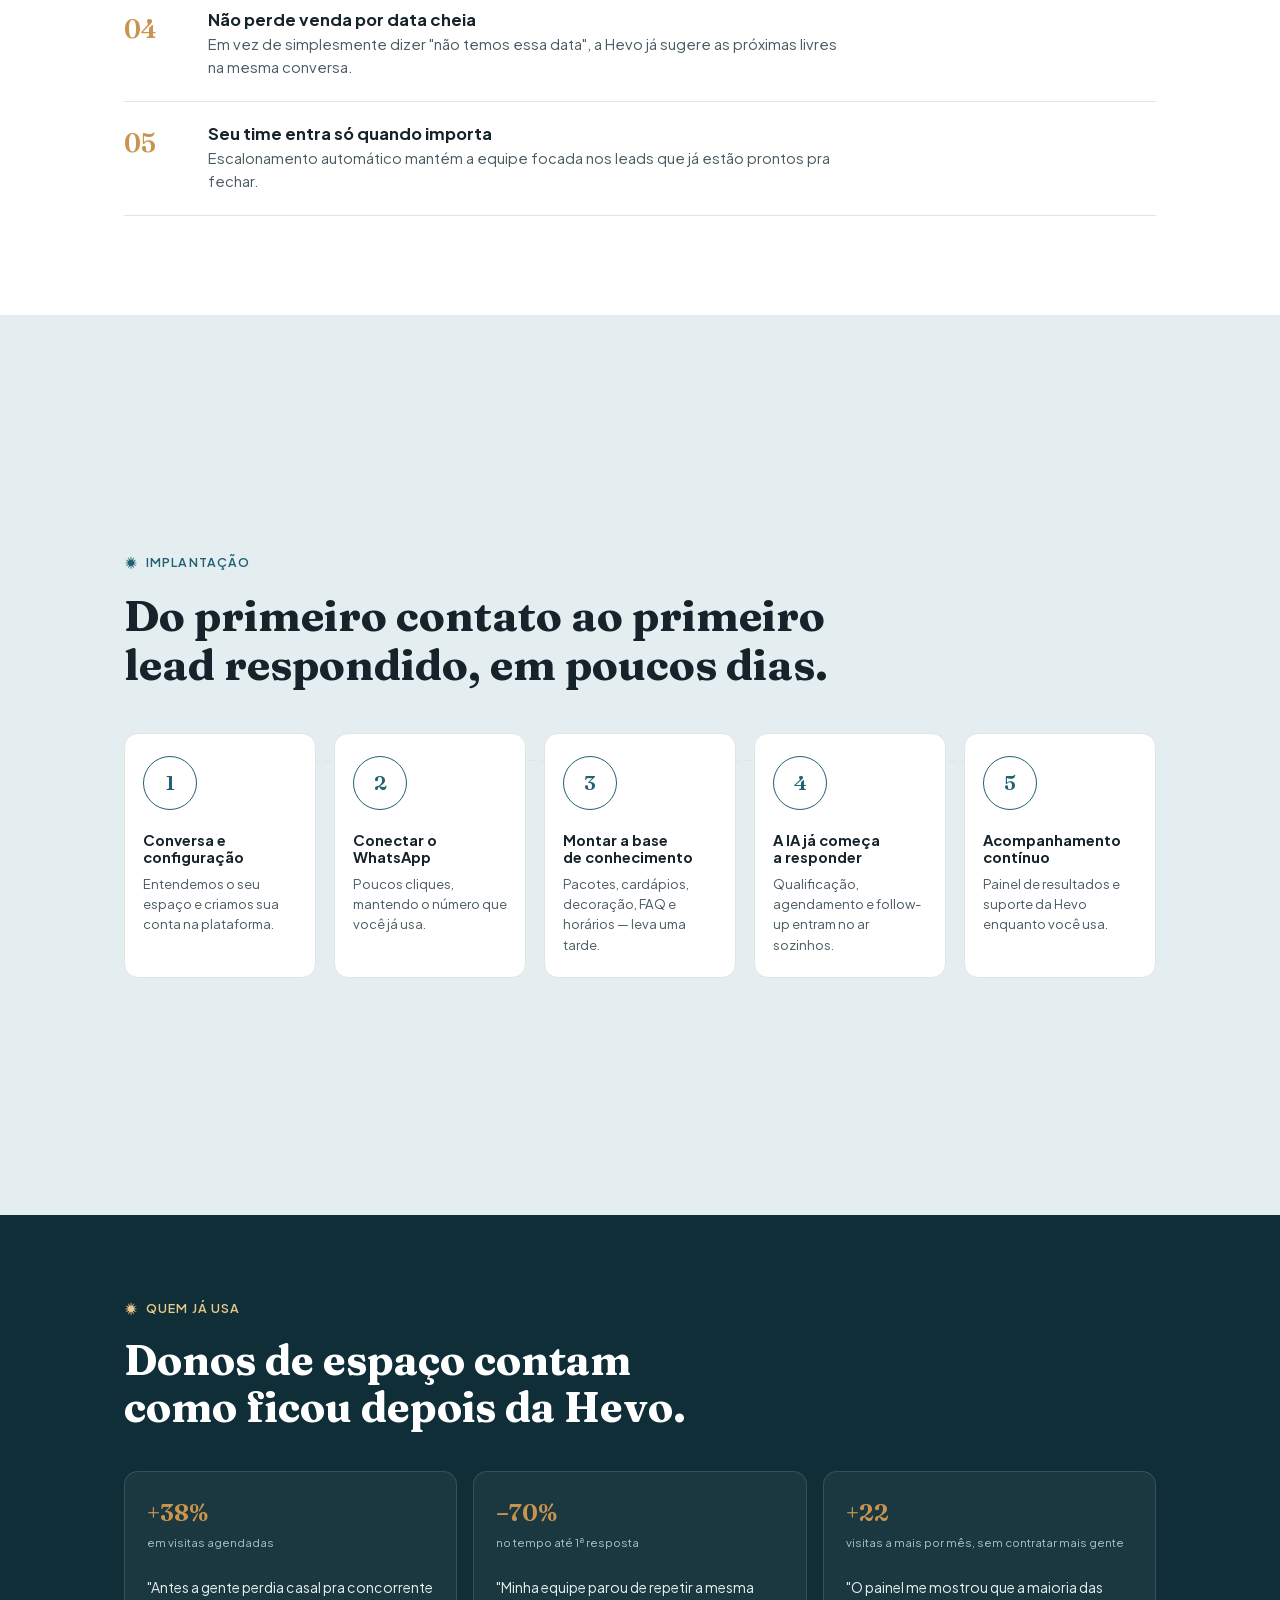
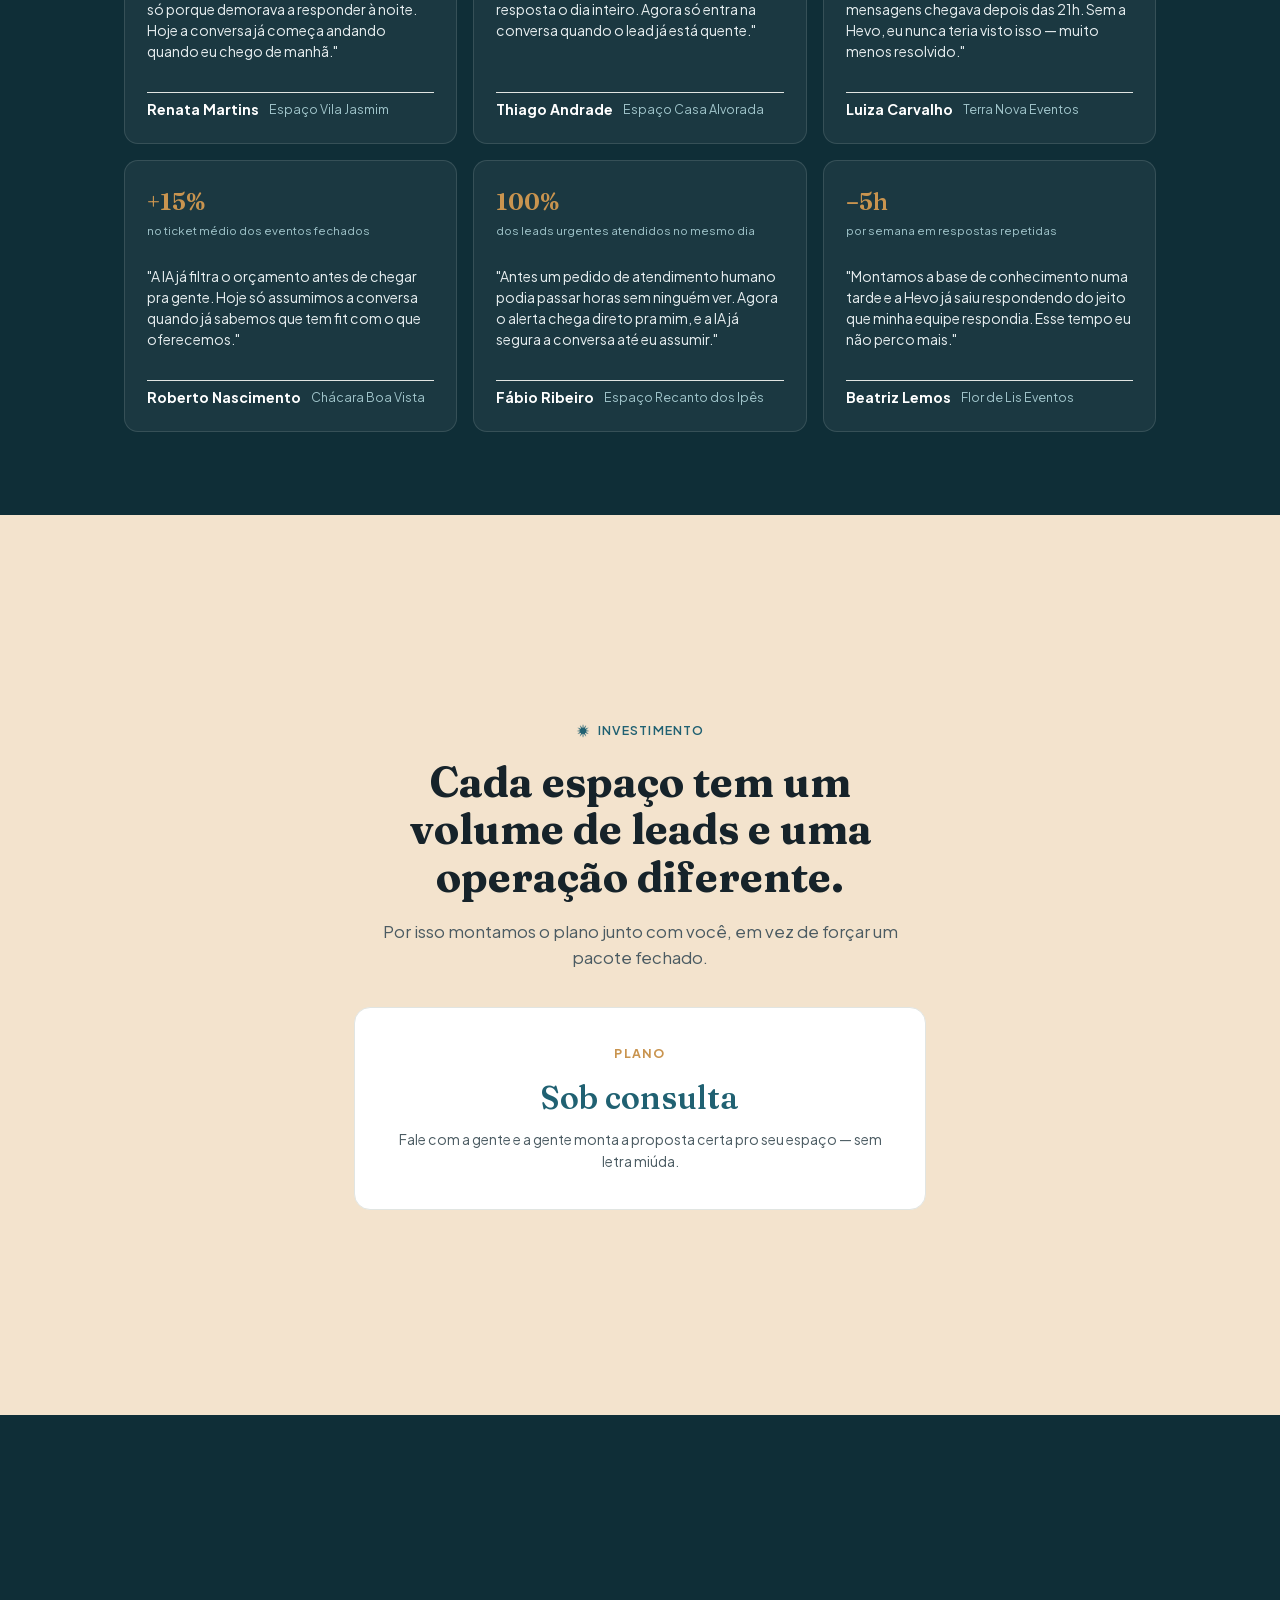
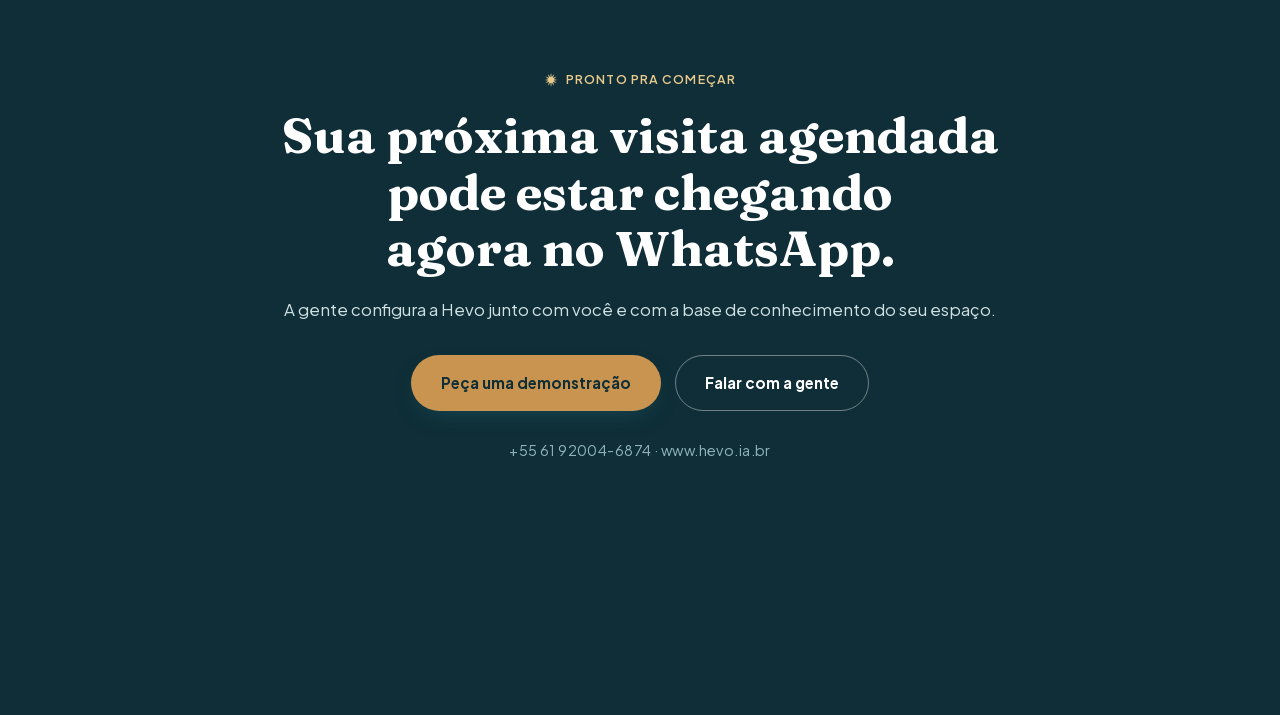
<file: apresentacao.html>
<!doctype html>
<html lang="pt-BR">
<head>
<meta charset="UTF-8">
<meta name="viewport" content="width=device-width, initial-scale=1.0">
<title>Hevo — Apresentação</title>
<meta name="description" content="Apresentação da Hevo para donos de espaços de casamento e eventos: funcionalidades, diferenciais, onboarding e depoimentos.">
<meta name="robots" content="noindex, nofollow">
<link rel="icon" type="image/png" href="assets/img/hevo-mark.png">
<link rel="stylesheet" href="assets/fonts/fonts.local.css">
<link rel="stylesheet" href="css/style.css">
<style>

    * { box-sizing: border-box; }

    html { scroll-behavior: smooth; }

    @media (prefers-reduced-motion: reduce) {
        html { scroll-behavior: auto; }
        * { animation-duration: 0.001ms !important; transition-duration: 0.001ms !important; }
    }

    body {
        margin: 0;
        background: var(--ivory);
        color: var(--ink);
        font-family: var(--font-sans);
        line-height: 1.55;
        -webkit-font-smoothing: antialiased;
        scroll-snap-type: y proximity;
        overflow-x: hidden;
    }

    img { max-width: 100%; display: block; }

    section {
        min-height: 100vh;
        scroll-snap-align: start;
        display: flex;
        align-items: center;
        padding: 72px 24px;
        position: relative;
    }

    .wrap { max-width: 1080px; margin: 0 auto; width: 100%; }

    h1, h2, h3 {
        font-family: var(--font-display);
        font-weight: 700;
        line-height: 1.14;
        margin: 0;
        text-wrap: balance;
    }

    p { margin: 0; }

    .eyebrow { margin-bottom: 18px; }

    /* ---------- nav dots ---------- */

    .dot-nav {
        position: fixed;
        right: 22px;
        top: 50%;
        transform: translateY(-50%);
        z-index: 50;
        display: flex;
        flex-direction: column;
        gap: 12px;
    }

    .dot-nav a {
        width: 9px;
        height: 9px;
        border-radius: 50%;
        background: rgba(32, 97, 114, 0.25);
        display: block;
        transition: background 160ms ease, transform 160ms ease;
    }

    .dot-nav a:hover, .dot-nav a.active {
        background: var(--teal);
        transform: scale(1.35);
    }

    @media (max-width: 860px) {
        .dot-nav { display: none; }
    }

    /* ---------- cover ---------- */

    #cover {
        background: var(--teal-deep);
        color: #fff;
        text-align: center;
        justify-content: center;
    }

    #cover .wordmark {
        width: clamp(180px, 24vw, 280px);
        margin: 0 auto;
    }

    #cover .tagline {
        margin-top: 18px;
        font-size: clamp(1.1rem, 2.4vw, 1.5rem);
        color: #cfe0e3;
        font-family: var(--font-display);
    }

    #cover .sub {
        margin-top: 34px;
        font-size: 0.95rem;
        color: #8fb3ba;
        letter-spacing: 0.04em;
    }

    #cover .scrolldown {
        position: absolute;
        bottom: 40px;
        left: 50%;
        transform: translateX(-50%);
        color: #8fb3ba;
        font-size: 0.78rem;
        letter-spacing: 0.1em;
        text-transform: uppercase;
        animation: bob 2.2s ease-in-out infinite;
    }

    @keyframes bob {
        0%, 100% { transform: translate(-50%, 0); }
        50% { transform: translate(-50%, 8px); }
    }

    /* ---------- problem ---------- */

    #problema h2 { font-size: clamp(1.9rem, 4vw, 2.7rem); max-width: 760px; }

    .pain-grid {
        display: grid;
        grid-template-columns: repeat(3, 1fr);
        gap: 20px;
        margin-top: 44px;
    }

    .pain-card {
        background: var(--surface);
        border: 1px solid var(--border);
        border-radius: 14px;
        padding: 26px;
    }

    .pain-card .num {
        font-family: var(--font-display);
        font-size: 1.9rem;
        color: var(--gold);
        margin-bottom: 10px;
        display: block;
    }

    .pain-card h3 { font-size: 1.05rem; font-family: var(--font-sans); font-weight: 700; margin-bottom: 8px; }
    .pain-card p { color: var(--ink-soft); font-size: 0.93rem; }

    @media (max-width: 760px) {
        .pain-grid { grid-template-columns: 1fr; }
    }

    /* ---------- solution / loop ---------- */

    #solucao {
        background: var(--teal-deep);
        color: #fff;
    }

    #solucao h2 { font-size: clamp(2rem, 4.2vw, 3rem); color: #fff; max-width: 780px; }
    #solucao h2 em { color: var(--gold); font-style: normal; }

    .journey {
        margin-top: 44px;
        position: relative;
        max-width: 620px;
    }

    .journey::before {
        content: '';
        position: absolute;
        top: 24px;
        bottom: 24px;
        left: 23px;
        width: 2px;
        background: rgba(255, 255, 255, 0.15);
    }

    .journey-step {
        display: grid;
        grid-template-columns: 48px 1fr;
        gap: 20px;
        padding-bottom: 28px;
    }

    .journey-step:last-child { padding-bottom: 0; }

    .journey-step .step-badge {
        position: relative;
        z-index: 1;
        width: 48px;
        height: 48px;
        border-radius: 50%;
        background: #ffffff;
        color: var(--teal-deep);
        display: flex;
        align-items: center;
        justify-content: center;
        font-family: var(--font-display);
        font-weight: 700;
        font-size: 1.15rem;
        box-shadow: 0 8px 18px -8px rgba(0, 0, 0, 0.4);
    }

    .journey-card {
        background: #ffffff;
        border-radius: 14px;
        padding: 16px 20px;
        box-shadow: 0 12px 30px -18px rgba(0, 0, 0, 0.4);
    }

    .journey-card h3 { font-size: 1rem; font-family: var(--font-sans); font-weight: 700; margin-bottom: 4px; color: var(--ink); }
    .journey-card p { font-size: 0.88rem; color: var(--ink-soft); }

    .journey-step.win .step-badge { background: var(--gold); color: #16232a; }
    .journey-step.win .journey-card { background: var(--gold); }
    .journey-step.win .journey-card h3 { color: #16232a; }
    .journey-step.win .journey-card p { color: rgba(22, 35, 42, 0.72); }

    .journey-note {
        margin-top: 28px;
        max-width: 620px;
        display: flex;
        gap: 12px;
        align-items: flex-start;
        background: rgba(255, 255, 255, 0.05);
        border: 1px dashed rgba(255, 255, 255, 0.25);
        border-radius: 12px;
        padding: 14px 18px;
    }

    .journey-note .glyph { font-size: 1.1rem; line-height: 1.4; }
    .journey-note p { font-size: 0.86rem; color: #cfe0e3; margin: 0; }
    .journey-note strong { color: #fff; }

    /* ---------- product screenshots ---------- */

    #produto { background: var(--surface); }
    #produto h2 { font-size: clamp(1.9rem, 4vw, 2.7rem); max-width: 780px; }

    .shot-grid {
        margin-top: 40px;
        display: flex;
        flex-direction: column;
        gap: 24px;
    }

    .shot-card {
        background: var(--ivory);
        border: 1px solid var(--border);
        border-radius: 16px;
        overflow: hidden;
        box-shadow: 0 18px 40px -22px rgba(15, 46, 55, 0.35);
    }

    .shot-chrome {
        display: flex;
        align-items: center;
        gap: 6px;
        padding: 10px 14px;
        background: #e9e4da;
        border-bottom: 1px solid var(--border);
    }

    .shot-chrome span {
        width: 9px;
        height: 9px;
        border-radius: 50%;
        background: #c9c2b3;
        display: block;
    }

    .shot-frame { overflow: hidden; }

    .shot-frame img { width: 100%; display: block; }

    .shot-frame.crop-top img { object-fit: cover; object-position: top; height: 360px; }

    .shot-frame.crop-tall img { object-fit: cover; object-position: top; height: 520px; }

    @media (max-width: 700px) {
        .shot-frame.crop-top img { height: 220px; }
        .shot-frame.crop-tall img { height: 320px; }
    }

    .shot-caption {
        padding: 14px 18px 18px;
    }

    .shot-caption strong { display: block; font-size: 0.92rem; margin-bottom: 3px; }
    .shot-caption span { font-size: 0.82rem; color: var(--ink-soft); }


    /* ---------- features ---------- */

    #funcionalidades { background: var(--ivory); }
    #funcionalidades h2 { font-size: clamp(1.9rem, 4vw, 2.7rem); max-width: 760px; }

    .feature-grid {
        display: grid;
        grid-template-columns: repeat(3, 1fr);
        gap: 16px;
        margin-top: 40px;
    }

    .feature-card {
        background: var(--surface);
        border-radius: 12px;
        padding: 20px;
        border: 1px solid var(--border);
    }

    .feature-card .glyph {
        width: 36px;
        height: 36px;
        border-radius: 10px;
        background: var(--teal-soft);
        display: flex;
        align-items: center;
        justify-content: center;
        margin-bottom: 12px;
        color: var(--teal);
        font-size: 1.05rem;
    }

    .feature-card h3 { font-size: 0.96rem; font-family: var(--font-sans); font-weight: 700; margin-bottom: 5px; }
    .feature-card p { font-size: 0.85rem; color: var(--ink-soft); }

    @media (max-width: 860px) {
        .feature-grid { grid-template-columns: repeat(2, 1fr); }
    }
    @media (max-width: 560px) {
        .feature-grid { grid-template-columns: 1fr; }
    }

    /* ---------- differentiators ---------- */

    #diferenciais { background: var(--surface); }
    #diferenciais h2 { font-size: clamp(1.9rem, 4vw, 2.7rem); max-width: 760px; }

    .diff-list { margin-top: 40px; display: flex; flex-direction: column; gap: 0; }

    .diff-row {
        display: grid;
        grid-template-columns: 64px 1fr;
        gap: 20px;
        padding: 22px 0;
        border-bottom: 1px solid var(--border);
        align-items: start;
    }

    .diff-row:first-child { border-top: 1px solid var(--border); }

    .diff-row .mark {
        font-family: var(--font-display);
        font-size: 1.6rem;
        color: var(--gold);
    }

    .diff-row h3 { font-size: 1.05rem; font-family: var(--font-sans); font-weight: 700; margin-bottom: 4px; }
    .diff-row p { color: var(--ink-soft); font-size: 0.92rem; max-width: 640px; }

    /* ---------- onboarding ---------- */

    #onboarding { background: var(--teal-soft); }
    #onboarding h2 { font-size: clamp(1.9rem, 4vw, 2.7rem); max-width: 760px; }

    .steps {
        margin-top: 44px;
        display: grid;
        grid-template-columns: repeat(5, 1fr);
        gap: 18px;
    }

    .step {
        background: var(--surface);
        border-radius: 14px;
        padding: 22px 18px;
        border: 1px solid var(--border);
        position: relative;
    }

    .step h3 { font-size: 0.92rem; font-family: var(--font-sans); font-weight: 700; margin-bottom: 6px; }
    .step p { font-size: 0.82rem; color: var(--ink-soft); }

    @media (max-width: 960px) {
        .steps { grid-template-columns: repeat(2, 1fr); }
    }
    @media (max-width: 560px) {
        .steps { grid-template-columns: 1fr; }
    }

    /* ---------- testimonials ---------- */

    #depoimentos { background: var(--teal-deep); color: #fff; }
    #depoimentos h2 { font-size: clamp(1.9rem, 4vw, 2.6rem); color: #fff; max-width: 720px; }

    .t-grid {
        margin-top: 40px;
        display: grid;
        grid-template-columns: repeat(3, 1fr);
        gap: 16px;
    }

    .t-card {
        background: rgba(255, 255, 255, 0.05);
        border: 1px solid rgba(255, 255, 255, 0.12);
        border-radius: 14px;
        padding: 22px;
    }

    .t-stat {
        font-family: var(--font-display);
        font-size: 1.5rem;
        color: var(--gold);
        margin-bottom: 10px;
    }

    .t-stat span { display: block; font-family: var(--font-sans); font-size: 0.72rem; color: #9fc3c9; font-weight: 400; margin-top: 2px; }

    .t-quote { font-size: 0.88rem; color: #e7eef0; line-height: 1.5; margin-bottom: 14px; }

    .t-person strong { display: block; font-size: 0.88rem; }
    .t-person span { display: block; font-size: 0.78rem; color: #9fc3c9; }

    @media (max-width: 860px) {
        .t-grid { grid-template-columns: repeat(2, 1fr); }
    }
    @media (max-width: 560px) {
        .t-grid { grid-template-columns: 1fr; }
    }

    /* ---------- pricing ---------- */

    #investimento {
        background: var(--gold-soft);
        text-align: center;
        justify-content: center;
    }

    #investimento .wrap { max-width: 620px; }
    #investimento h2 { font-size: clamp(1.9rem, 4vw, 2.6rem); }
    #investimento p.lede { margin-top: 18px; font-size: 1.05rem; color: var(--ink-soft); }

    .price-card {
        margin-top: 36px;
        background: var(--surface);
        border-radius: 16px;
        padding: 36px 28px;
        border: 1px solid var(--border);
    }

    .price-card .price-eyebrow {
        font-size: 0.78rem;
        letter-spacing: 0.1em;
        text-transform: uppercase;
        color: var(--gold);
        font-weight: 700;
    }

    .price-card .price-value {
        font-family: var(--font-display);
        font-size: 2rem;
        margin: 10px 0 6px;
        color: var(--teal);
    }

    .price-card p.note { font-size: 0.88rem; color: var(--ink-soft); }

    /* ---------- CTA ---------- */

    #cta {
        background: var(--teal-deep);
        color: #fff;
        text-align: center;
        justify-content: center;
    }

    #cta h2 { font-size: clamp(2rem, 4.4vw, 3.1rem); color: #fff; max-width: 820px; margin: 0 auto; }
    #cta p.lede { margin-top: 20px; font-size: 1.05rem; color: #cfe0e3; }

    .btn {
        display: inline-flex;
        align-items: center;
        gap: 8px;
        padding: 0.95rem 1.8rem;
        border-radius: 999px;
        font-weight: 700;
        font-size: 0.95rem;
        text-decoration: none;
        border: 1px solid transparent;
    }

    .btn-primary { background: var(--gold); color: var(--teal-deep); }
    .btn-ghost { border-color: rgba(255, 255, 255, 0.4); color: #fff; }

    .cta-actions { margin-top: 32px; display: flex; gap: 14px; justify-content: center; flex-wrap: wrap; }

    #cta .contact { margin-top: 28px; color: #8fb3ba; font-size: 0.9rem; letter-spacing: 0.03em; }

    /* generic reveal-on-scroll */
    .reveal { opacity: 0; transform: translateY(14px); transition: opacity 560ms ease, transform 560ms ease; }
    .reveal.in { opacity: 1; transform: none; }
</style>
</head>
<body>


<nav class="dot-nav" aria-hidden="true">
    <a href="#cover" data-target="cover"></a>
    <a href="#problema" data-target="problema"></a>
    <a href="#solucao" data-target="solucao"></a>
    <a href="#produto" data-target="produto"></a>
    <a href="#funcionalidades" data-target="funcionalidades"></a>
    <a href="#diferenciais" data-target="diferenciais"></a>
    <a href="#onboarding" data-target="onboarding"></a>
    <a href="#depoimentos" data-target="depoimentos"></a>
    <a href="#investimento" data-target="investimento"></a>
    <a href="#cta" data-target="cta"></a>
</nav>

<section id="cover">
    <div class="wrap">
        <a href="index.html" aria-label="Voltar para hevo.ia.br"><img class="wordmark" src="assets/img/white_hevo_logo.png" alt="Hevo"></a>
        <p class="tagline">Inteligência humana e artificial para vender eventos.</p>
        <p class="sub">Apresentação para donos de espaços de casamento e eventos</p>
    </div>
    <div class="scrolldown">Role para começar ↓</div>
</section>

<section id="problema">
    <div class="wrap">
        <span class="eyebrow reveal">O problema</span>
        <h2 class="reveal">Todo lead perdido já foi um "responde depois".</h2>
        <div class="pain-grid">
            <div class="pain-card reveal">
                <span class="num">01</span>
                <h3>Mensagem chega às 23h</h3>
                <p>Ninguém da equipe está de plantão — o casal espera até o outro dia, ou já está falando com o concorrente.</p>
            </div>
            <div class="pain-card reveal">
                <span class="num">02</span>
                <h3>Perguntas se repetem</h3>
                <p>Capacidade, valores, disponibilidade, cardápio — sua equipe digita a mesma resposta dezenas de vezes por semana.</p>
            </div>
            <div class="pain-card reveal">
                <span class="num">03</span>
                <h3>Ninguém sabe quem é prioridade</h3>
                <p>Leads quentes ficam no meio da caixa de entrada, misturados com curiosos, e esfriam antes de alguém perceber.</p>
            </div>
        </div>
    </div>
</section>

<section id="solucao">
    <div class="wrap">
        <span class="eyebrow eyebrow-on-dark reveal">A solução</span>
        <h2 class="reveal">Enquanto você dorme, a <em>Hevo</em> já qualificou o próximo evento.</h2>
        <div class="journey">
            <div class="journey-step reveal">
                <div class="step-badge">1</div>
                <div class="journey-card">
                    <h3>Cliente manda mensagem no WhatsApp</h3>
                    <p>A qualquer hora, no número que o espaço já usa.</p>
                </div>
            </div>
            <div class="journey-step reveal">
                <div class="step-badge">2</div>
                <div class="journey-card">
                    <h3>IA responde na hora</h3>
                    <p>Usando a base de conhecimento do seu espaço: pacotes, preços, cardápio, disponibilidade.</p>
                </div>
            </div>
            <div class="journey-step reveal">
                <div class="step-badge">3</div>
                <div class="journey-card">
                    <h3>Qualifica e agenda a visita</h3>
                    <p>Checa disponibilidade real. Se a data pedida já está ocupada, sugere as próximas livres sozinha.</p>
                </div>
            </div>
            <div class="journey-step reveal">
                <div class="step-badge">4</div>
                <div class="journey-card">
                    <h3>Lembrete automático</h3>
                    <p>Avisa o cliente 24h antes da visita marcada.</p>
                </div>
            </div>
            <div class="journey-step reveal">
                <div class="step-badge">5</div>
                <div class="journey-card">
                    <h3>Gera e envia a proposta em PDF</h3>
                    <p>Pelo próprio WhatsApp, com um clique do seu time.</p>
                </div>
            </div>
            <div class="journey-step win reveal">
                <div class="step-badge">✓</div>
                <div class="journey-card">
                    <h3>Negócio fechado</h3>
                </div>
            </div>
        </div>
        <div class="journey-note reveal">
            <span class="glyph">⚡</span>
            <p><strong>Pediu pra falar com uma pessoa, ou mandou foto/áudio?</strong> A Hevo escalona pro seu time na hora, sem deixar o lead esperando.</p>
        </div>
    </div>
</section>

<section id="produto">
    <div class="wrap">
        <span class="eyebrow reveal">Por dentro da plataforma</span>
        <h2 class="reveal">Não é promessa — é tela.</h2>
        <div class="shot-grid">
            <div class="shot-card reveal">
                <div class="shot-chrome"><span></span><span></span><span></span></div>
                <div class="shot-frame">
                    <img src="assets/img/apresentacao/kanban.jpg" alt="Kanban de leads da Hevo com colunas Novo Lead, Contatado, Qualificado, Em Negociação e Concluído">
                </div>
                <div class="shot-caption">
                    <strong>Funil de leads em kanban</strong>
                    <span>Cada conversa cai automaticamente na etapa certa, com urgência e labels definidos pela IA.</span>
                </div>
            </div>
            <div class="shot-card reveal">
                <div class="shot-chrome"><span></span><span></span><span></span></div>
                <div class="shot-frame crop-top">
                    <img src="assets/img/apresentacao/proposta.jpg" alt="Modal de geração de proposta em PDF com seleção de pacote, valor em reais e observações">
                </div>
                <div class="shot-caption">
                    <strong>Proposta em 2 cliques</strong>
                    <span>Escolhe o pacote, confere o valor e envia o PDF direto pelo WhatsApp do lead.</span>
                </div>
            </div>
            <div class="shot-card reveal">
                <div class="shot-chrome"><span></span><span></span><span></span></div>
                <div class="shot-frame crop-tall">
                    <img src="assets/img/apresentacao/dashboard.jpg" alt="Dashboard da Hevo com leads aguardando atendimento, taxa de conversão, score médio e funil de conversão">
                </div>
                <div class="shot-caption">
                    <strong>Painel de resultados</strong>
                    <span>Taxa de conversão, score dos leads e os horários em que seu espaço mais recebe mensagens.</span>
                </div>
            </div>
        </div>
    </div>
</section>

<section id="funcionalidades">
    <div class="wrap">
        <span class="eyebrow reveal">Como funciona, na prática</span>
        <h2 class="reveal">Um agente de vendas completo — não só um chatbot.</h2>
        <div class="feature-grid">
            <div class="feature-card reveal">
                <div class="glyph">💬</div>
                <h3>Atendimento 24/7 no WhatsApp</h3>
                <p>Responde em segundos, a qualquer hora, no número que o espaço já usa.</p>
            </div>
            <div class="feature-card reveal">
                <div class="glyph">📚</div>
                <h3>Base de conhecimento própria</h3>
                <p>Pacotes, cardápios, decoração, FAQ e horários do seu espaço — a IA só responde com o que é seu.</p>
            </div>
            <div class="feature-card reveal">
                <div class="glyph">📊</div>
                <h3>Qualificação automática</h3>
                <p>Extrai tipo de evento, data, convidados e orçamento, e organiza tudo num funil (CRM) sozinha.</p>
            </div>
            <div class="feature-card reveal">
                <div class="glyph">🗓️</div>
                <h3>Agendamento de visita real</h3>
                <p>Cruza horário de funcionamento, visitas já marcadas e sua agenda do Google Calendar antes de confirmar.</p>
            </div>
            <div class="feature-card reveal">
                <div class="glyph">🔁</div>
                <h3>Datas alternativas automáticas</h3>
                <p>Se a data pedida já está fechada, a Hevo já oferece as próximas livres — sem deixar o lead esfriar.</p>
            </div>
            <div class="feature-card reveal">
                <div class="glyph">⏰</div>
                <h3>Lembretes e follow-up</h3>
                <p>Lembra o cliente da visita marcada, e reativa sozinha quem parou de responder.</p>
            </div>
            <div class="feature-card reveal">
                <div class="glyph">📄</div>
                <h3>Proposta em PDF pelo WhatsApp</h3>
                <p>Gera a proposta com o pacote e valor certos, você revisa e envia com um clique.</p>
            </div>
            <div class="feature-card reveal">
                <div class="glyph">🤝</div>
                <h3>Escalonamento inteligente</h3>
                <p>Só chama seu time quando o cliente pede uma pessoa ou manda algo que a IA não processa.</p>
            </div>
            <div class="feature-card reveal">
                <div class="glyph">📈</div>
                <h3>Painel de resultados</h3>
                <p>Funil de conversão, volume de leads por semana e horários de pico de mensagens.</p>
            </div>
        </div>
    </div>
</section>

<section id="diferenciais">
    <div class="wrap">
        <span class="eyebrow reveal">Diferenciais</span>
        <h2 class="reveal">Por que a Hevo, e não um script de respostas prontas.</h2>
        <div class="diff-list">
            <div class="diff-row reveal">
                <span class="mark">01</span>
                <div>
                    <h3>Resposta em segundos, o dia inteiro</h3>
                    <p>Sem plantão, sem mensagem esquecida à noite ou no fim de semana.</p>
                </div>
            </div>
            <div class="diff-row reveal">
                <span class="mark">02</span>
                <div>
                    <h3>Você mantém o seu número de WhatsApp</h3>
                    <p>A conexão não obriga a abrir mão do número que o espaço já usa no dia a dia.</p>
                </div>
            </div>
            <div class="diff-row reveal">
                <span class="mark">03</span>
                <div>
                    <h3>IA que conhece o seu espaço, não um genérico</h3>
                    <p>Respostas vêm da base de conhecimento que você mesmo cadastra — seus pacotes, seus preços, suas regras.</p>
                </div>
            </div>
            <div class="diff-row reveal">
                <span class="mark">04</span>
                <div>
                    <h3>Não perde venda por data cheia</h3>
                    <p>Em vez de simplesmente dizer "não temos essa data", a Hevo já sugere as próximas livres na mesma conversa.</p>
                </div>
            </div>
            <div class="diff-row reveal">
                <span class="mark">05</span>
                <div>
                    <h3>Seu time entra só quando importa</h3>
                    <p>Escalonamento automático mantém a equipe focada nos leads que já estão prontos pra fechar.</p>
                </div>
            </div>
        </div>
    </div>
</section>

<section id="onboarding">
    <div class="wrap">
        <span class="eyebrow reveal">Implantação</span>
        <h2 class="reveal">Do primeiro contato ao primeiro lead respondido, em poucos dias.</h2>
        <div class="steps">
            <div class="step reveal">
                <span class="step-num">1</span>
                <h3>Conversa e configuração</h3>
                <p>Entendemos o seu espaço e criamos sua conta na plataforma.</p>
            </div>
            <div class="step reveal">
                <span class="step-num">2</span>
                <h3>Conectar o WhatsApp</h3>
                <p>Poucos cliques, mantendo o número que você já usa.</p>
            </div>
            <div class="step reveal">
                <span class="step-num">3</span>
                <h3>Montar a base de conhecimento</h3>
                <p>Pacotes, cardápios, decoração, FAQ e horários — leva uma tarde.</p>
            </div>
            <div class="step reveal">
                <span class="step-num">4</span>
                <h3>A IA já começa a responder</h3>
                <p>Qualificação, agendamento e follow-up entram no ar sozinhos.</p>
            </div>
            <div class="step reveal">
                <span class="step-num">5</span>
                <h3>Acompanhamento contínuo</h3>
                <p>Painel de resultados e suporte da Hevo enquanto você usa.</p>
            </div>
        </div>
    </div>
</section>

<section id="depoimentos">
    <div class="wrap">
        <span class="eyebrow eyebrow-on-dark reveal">Quem já usa</span>
        <h2 class="reveal">Donos de espaço contam como ficou depois da Hevo.</h2>
        <div class="t-grid">
            <div class="t-card reveal">
                <div class="t-stat">+38%<span>em visitas agendadas</span></div>
                <p class="t-quote">"Antes a gente perdia casal pra concorrente só porque demorava a responder à noite. Hoje a conversa já começa andando quando eu chego de manhã."</p>
                <div class="t-person"><strong>Renata Martins</strong><span>Espaço Vila Jasmim</span></div>
            </div>
            <div class="t-card reveal">
                <div class="t-stat">–70%<span>no tempo até 1ª resposta</span></div>
                <p class="t-quote">"Minha equipe parou de repetir a mesma resposta o dia inteiro. Agora só entra na conversa quando o lead já está quente."</p>
                <div class="t-person"><strong>Thiago Andrade</strong><span>Espaço Casa Alvorada</span></div>
            </div>
            <div class="t-card reveal">
                <div class="t-stat">+22<span>visitas a mais por mês, sem contratar mais gente</span></div>
                <p class="t-quote">"O painel me mostrou que a maioria das mensagens chegava depois das 21h. Sem a Hevo, eu nunca teria visto isso — muito menos resolvido."</p>
                <div class="t-person"><strong>Luiza Carvalho</strong><span>Terra Nova Eventos</span></div>
            </div>
            <div class="t-card reveal">
                <div class="t-stat">+15%<span>no ticket médio dos eventos fechados</span></div>
                <p class="t-quote">"A IA já filtra o orçamento antes de chegar pra gente. Hoje só assumimos a conversa quando já sabemos que tem fit com o que oferecemos."</p>
                <div class="t-person"><strong>Roberto Nascimento</strong><span>Chácara Boa Vista</span></div>
            </div>
            <div class="t-card reveal">
                <div class="t-stat">100%<span>dos leads urgentes atendidos no mesmo dia</span></div>
                <p class="t-quote">"Antes um pedido de atendimento humano podia passar horas sem ninguém ver. Agora o alerta chega direto pra mim, e a IA já segura a conversa até eu assumir."</p>
                <div class="t-person"><strong>Fábio Ribeiro</strong><span>Espaço Recanto dos Ipês</span></div>
            </div>
            <div class="t-card reveal">
                <div class="t-stat">–5h<span>por semana em respostas repetidas</span></div>
                <p class="t-quote">"Montamos a base de conhecimento numa tarde e a Hevo já saiu respondendo do jeito que minha equipe respondia. Esse tempo eu não perco mais."</p>
                <div class="t-person"><strong>Beatriz Lemos</strong><span>Flor de Lis Eventos</span></div>
            </div>
        </div>
    </div>
</section>

<section id="investimento">
    <div class="wrap">
        <span class="eyebrow reveal">Investimento</span>
        <h2 class="reveal">Cada espaço tem um volume de leads e uma operação diferente.</h2>
        <p class="lede reveal">Por isso montamos o plano junto com você, em vez de forçar um pacote fechado.</p>
        <div class="price-card reveal">
            <div class="price-eyebrow">Plano</div>
            <div class="price-value">Sob consulta</div>
            <p class="note">Fale com a gente e a gente monta a proposta certa pro seu espaço — sem letra miúda.</p>
        </div>
    </div>
</section>

<section id="cta">
    <div class="wrap">
        <span class="eyebrow eyebrow-on-dark reveal" style="justify-content: center;">Pronto pra começar</span>
        <h2 class="reveal">Sua próxima visita agendada pode estar chegando agora no WhatsApp.</h2>
        <p class="lede reveal">A gente configura a Hevo junto com você e com a base de conhecimento do seu espaço.</p>
        <div class="cta-actions reveal">
            <a class="btn btn-primary" href="https://wa.me/5561920046874?text=Ol%C3%A1!%20Quero%20conhecer%20a%20Hevo." target="_blank" rel="noopener">Peça uma demonstração</a>
            <a class="btn btn-ghost" href="https://wa.me/5561920046874" target="_blank" rel="noopener">Falar com a gente</a>
        </div>
        <p class="contact reveal">+55 61 92004-6874 · www.hevo.ia.br</p>
    </div>
</section>

<script>
    // Reveal-on-scroll is handled globally by js/script.js (initReveal).

    // Dot nav active state
    const sections = document.querySelectorAll('section[id]');
    const dots = document.querySelectorAll('.dot-nav a');
    if ('IntersectionObserver' in window) {
        const navObserver = new IntersectionObserver((entries) => {
            entries.forEach((entry) => {
                if (entry.isIntersecting) {
                    dots.forEach((dot) => {
                        dot.classList.toggle('active', dot.dataset.target === entry.target.id);
                    });
                }
            });
        }, { threshold: 0.5 });
        sections.forEach((s) => navObserver.observe(s));
    }
</script>

<script src="js/script.js"></script>
</body>
</html>
</file>
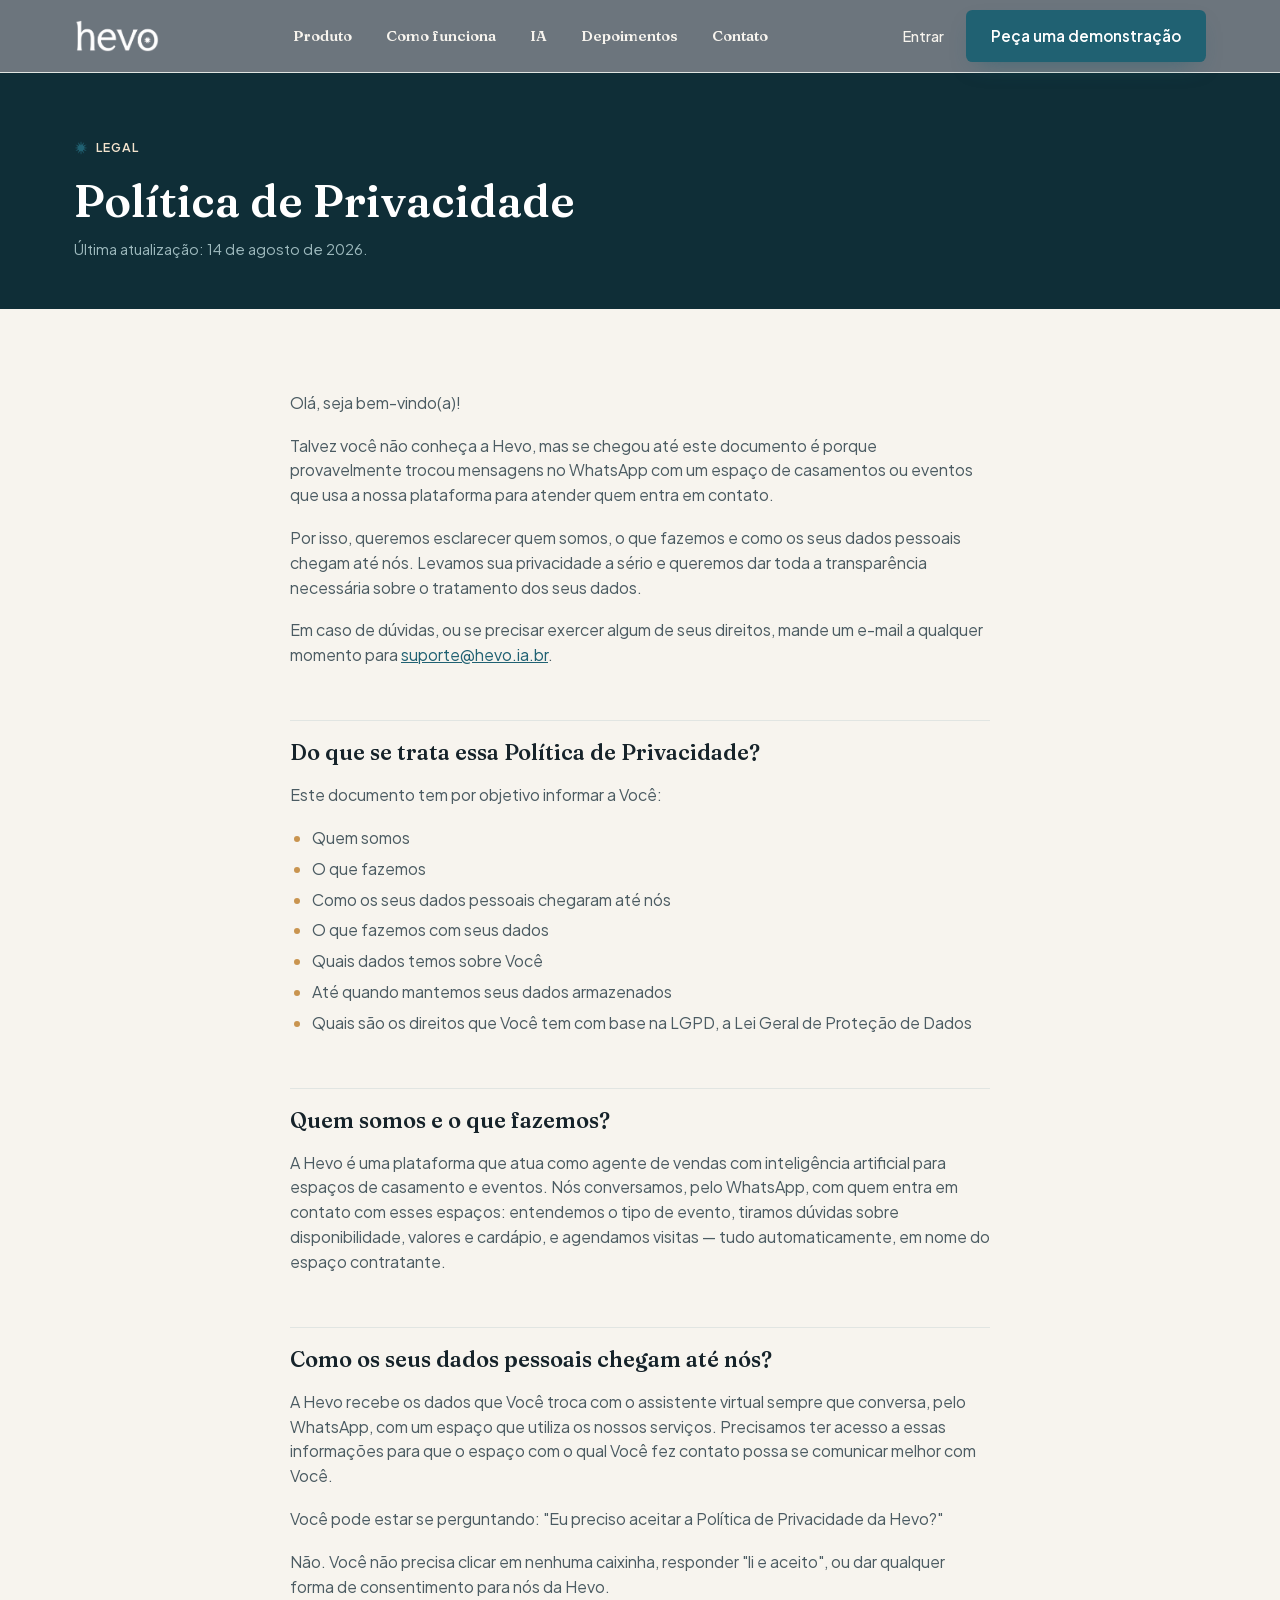
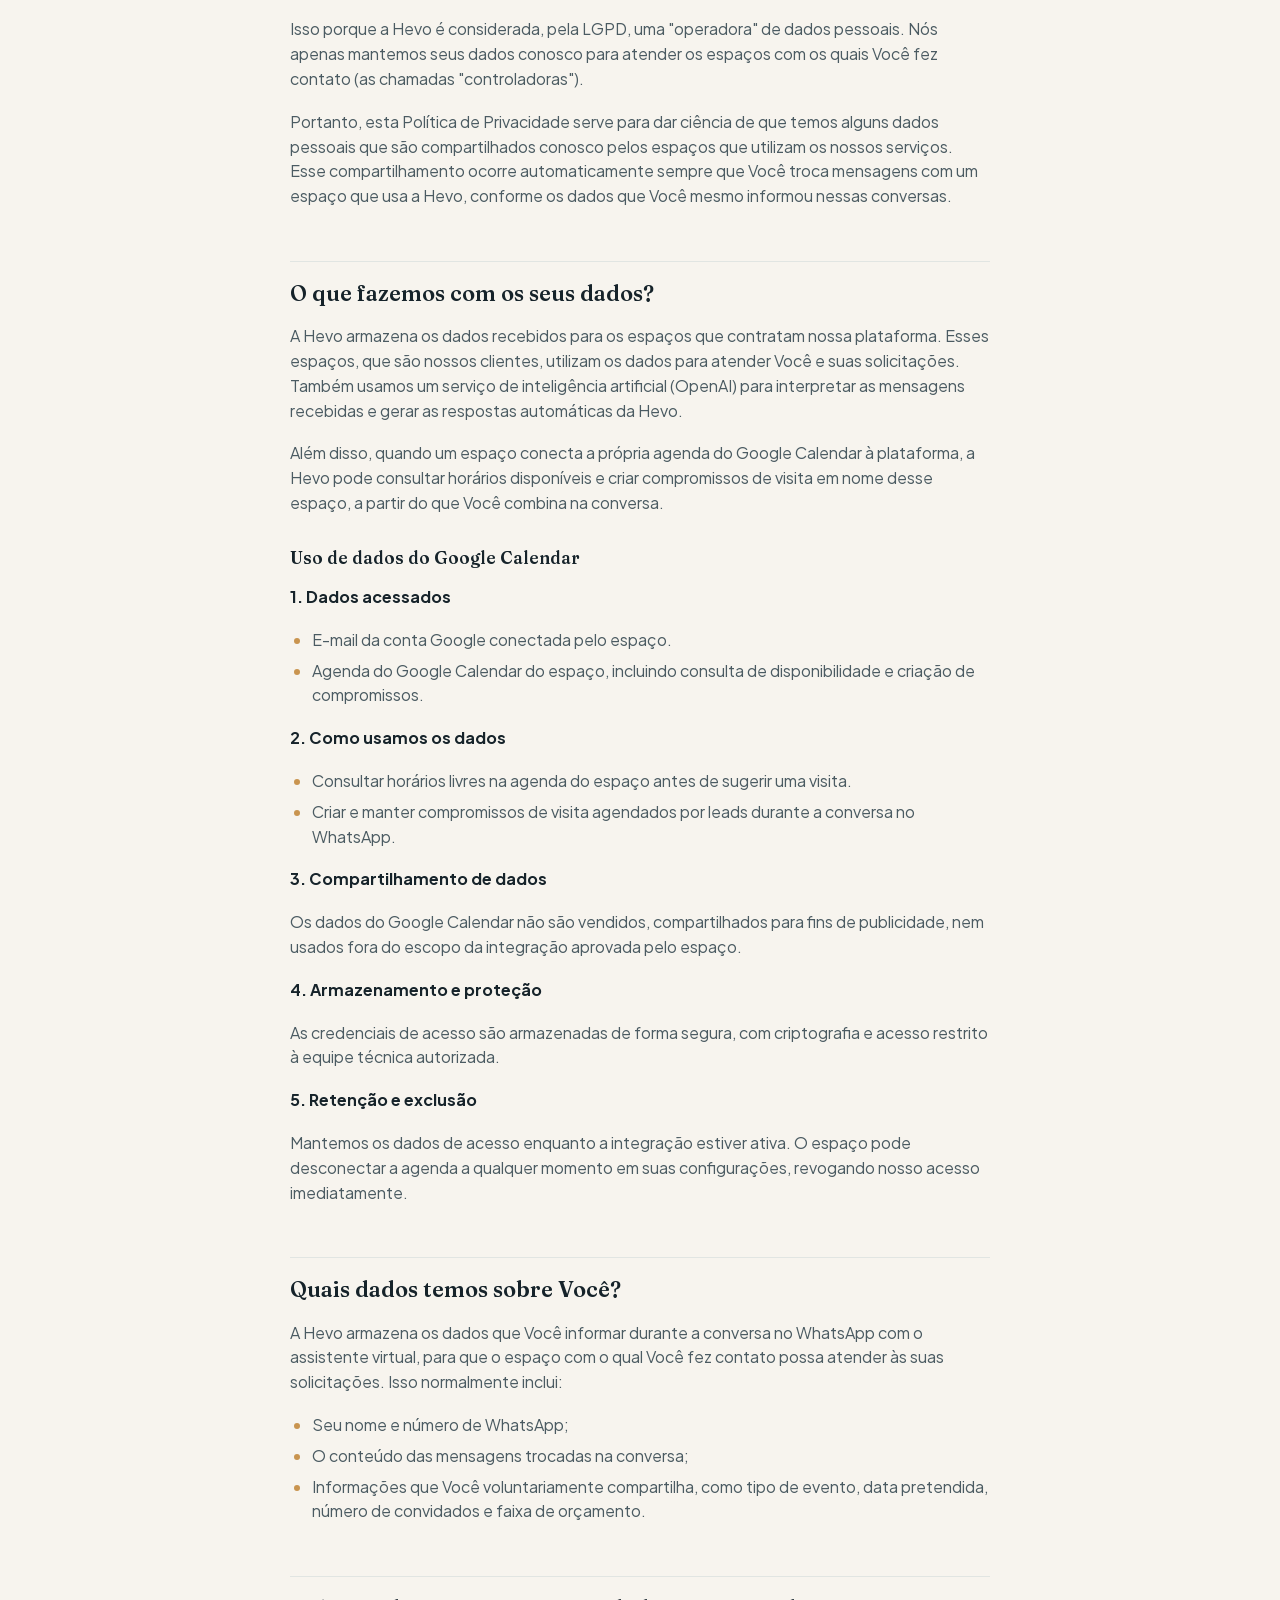
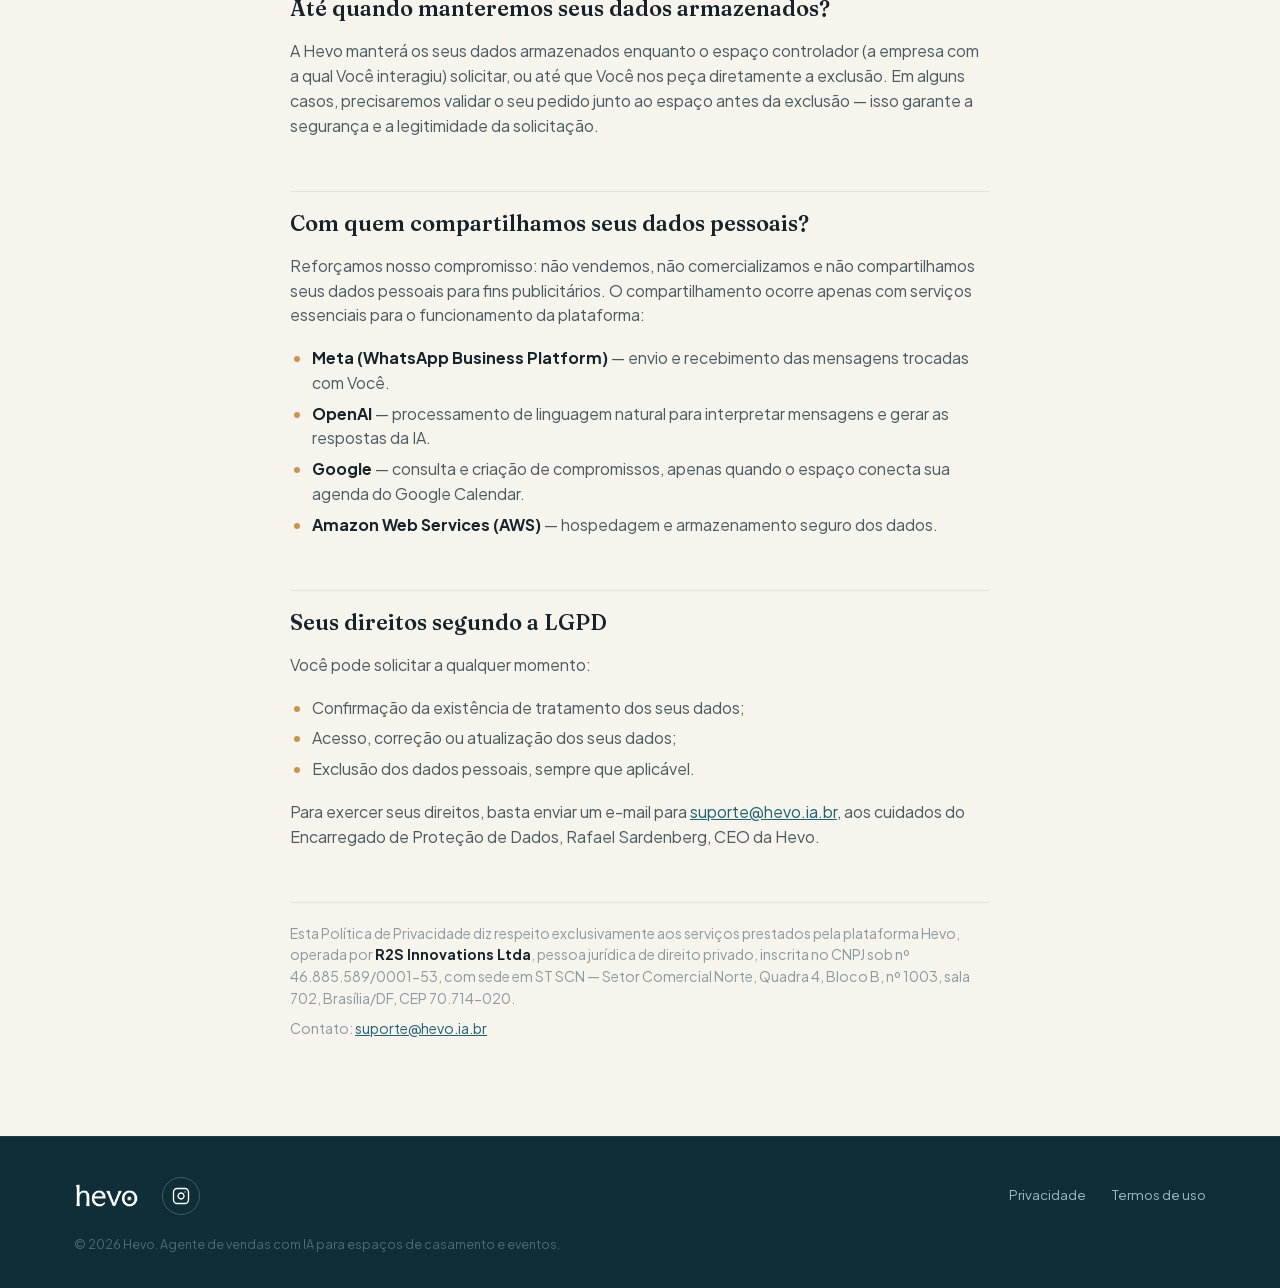
<file: privacidade.html>
<!doctype html>
<html lang="pt-BR">
<head>
<meta charset="UTF-8">
<meta name="viewport" content="width=device-width, initial-scale=1.0">
<title>Hevo — Política de Privacidade</title>
<meta name="description" content="Como a Hevo trata os dados pessoais trocados em conversas de WhatsApp com espaços de casamento e eventos que usam a plataforma.">
<link rel="icon" type="image/png" href="assets/img/hevo-mark.png">
<link rel="stylesheet" href="assets/fonts/fonts.local.css">
<link rel="stylesheet" href="css/style.css">
</head>
<body>

<nav class="nav">
    <div class="wrap">
        <a href="index.html#top" class="brand">
            <img class="brand-mark" src="assets/img/white_hevo_logo.png" alt="hevo">
        </a>
        <div class="nav-links">
            <a href="index.html#produto">Produto</a>
            <a href="index.html#como-funciona">Como funciona</a>
            <a href="index.html#ia">IA</a>
            <a href="index.html#depoimentos">Depoimentos</a>
            <a href="index.html#contato">Contato</a>
        </div>
        <div class="nav-cta">
            <a class="nav-login" href="https://app.hevo.ia.br/login/">Entrar</a>
            <a class="btn btn-primary" href="index.html#contato">Peça uma demonstração</a>
            <button class="nav-toggle" aria-label="Abrir menu" aria-expanded="false">
                <span></span><span></span><span></span>
            </button>
        </div>
    </div>
</nav>

<header class="legal-hero">
    <div class="wrap">
        <span class="eyebrow">Legal</span>
        <h1>Política de Privacidade</h1>
        <p class="legal-updated">Última atualização: 14 de agosto de 2026.</p>
    </div>
</header>

<section class="section section-ivory legal-section">
    <div class="wrap legal-wrap">
        <div class="legal-body">
            <p>Olá, seja bem-vindo(a)!</p>
            <p>
                Talvez você não conheça a Hevo, mas se chegou até este documento é porque
                provavelmente trocou mensagens no WhatsApp com um espaço de casamentos ou
                eventos que usa a nossa plataforma para atender quem entra em contato.
            </p>
            <p>
                Por isso, queremos esclarecer quem somos, o que fazemos e como os seus dados
                pessoais chegam até nós. Levamos sua privacidade a sério e queremos dar toda a
                transparência necessária sobre o tratamento dos seus dados.
            </p>
            <p>
                Em caso de dúvidas, ou se precisar exercer algum de seus direitos, mande um
                e-mail a qualquer momento para
                <a href="mailto:suporte@hevo.ia.br">suporte@hevo.ia.br</a>.
            </p>

            <h2 id="sobre-este-documento">Do que se trata essa Política de Privacidade?</h2>
            <p>Este documento tem por objetivo informar a Você:</p>
            <ul>
                <li>Quem somos</li>
                <li>O que fazemos</li>
                <li>Como os seus dados pessoais chegaram até nós</li>
                <li>O que fazemos com seus dados</li>
                <li>Quais dados temos sobre Você</li>
                <li>Até quando mantemos seus dados armazenados</li>
                <li>Quais são os direitos que Você tem com base na LGPD, a Lei Geral de Proteção de Dados</li>
            </ul>

            <h2 id="quem-somos">Quem somos e o que fazemos?</h2>
            <p>
                A Hevo é uma plataforma que atua como agente de vendas com inteligência
                artificial para espaços de casamento e eventos. Nós conversamos, pelo WhatsApp,
                com quem entra em contato com esses espaços: entendemos o tipo de evento, tiramos
                dúvidas sobre disponibilidade, valores e cardápio, e agendamos visitas — tudo
                automaticamente, em nome do espaço contratante.
            </p>

            <h2 id="como-chegam">Como os seus dados pessoais chegam até nós?</h2>
            <p>
                A Hevo recebe os dados que Você troca com o assistente virtual sempre que
                conversa, pelo WhatsApp, com um espaço que utiliza os nossos serviços.
                Precisamos ter acesso a essas informações para que o espaço com o qual Você fez
                contato possa se comunicar melhor com Você.
            </p>
            <p>Você pode estar se perguntando: "Eu preciso aceitar a Política de Privacidade da Hevo?"</p>
            <p>
                Não. Você não precisa clicar em nenhuma caixinha, responder "li e aceito", ou dar
                qualquer forma de consentimento para nós da Hevo.
            </p>
            <p>
                Isso porque a Hevo é considerada, pela LGPD, uma "operadora" de dados pessoais.
                Nós apenas mantemos seus dados conosco para atender os espaços com os quais Você
                fez contato (as chamadas "controladoras").
            </p>
            <p>
                Portanto, esta Política de Privacidade serve para dar ciência de que temos
                alguns dados pessoais que são compartilhados conosco pelos espaços que utilizam
                os nossos serviços. Esse compartilhamento ocorre automaticamente sempre que Você
                troca mensagens com um espaço que usa a Hevo, conforme os dados que Você mesmo
                informou nessas conversas.
            </p>

            <h2 id="o-que-fazemos">O que fazemos com os seus dados?</h2>
            <p>
                A Hevo armazena os dados recebidos para os espaços que contratam nossa
                plataforma. Esses espaços, que são nossos clientes, utilizam os dados para
                atender Você e suas solicitações. Também usamos um serviço de inteligência
                artificial (OpenAI) para interpretar as mensagens recebidas e gerar as respostas
                automáticas da Hevo.
            </p>
            <p>
                Além disso, quando um espaço conecta a própria agenda do Google Calendar à
                plataforma, a Hevo pode consultar horários disponíveis e criar compromissos de
                visita em nome desse espaço, a partir do que Você combina na conversa.
            </p>

            <h3 id="google-calendar">Uso de dados do Google Calendar</h3>
            <p><strong>1. Dados acessados</strong></p>
            <ul>
                <li>E-mail da conta Google conectada pelo espaço.</li>
                <li>Agenda do Google Calendar do espaço, incluindo consulta de disponibilidade e criação de compromissos.</li>
            </ul>
            <p><strong>2. Como usamos os dados</strong></p>
            <ul>
                <li>Consultar horários livres na agenda do espaço antes de sugerir uma visita.</li>
                <li>Criar e manter compromissos de visita agendados por leads durante a conversa no WhatsApp.</li>
            </ul>
            <p><strong>3. Compartilhamento de dados</strong></p>
            <p>
                Os dados do Google Calendar não são vendidos, compartilhados para fins de
                publicidade, nem usados fora do escopo da integração aprovada pelo espaço.
            </p>
            <p><strong>4. Armazenamento e proteção</strong></p>
            <p>
                As credenciais de acesso são armazenadas de forma segura, com criptografia e
                acesso restrito à equipe técnica autorizada.
            </p>
            <p><strong>5. Retenção e exclusão</strong></p>
            <p>
                Mantemos os dados de acesso enquanto a integração estiver ativa. O espaço pode
                desconectar a agenda a qualquer momento em suas configurações, revogando nosso
                acesso imediatamente.
            </p>

            <h2 id="quais-dados">Quais dados temos sobre Você?</h2>
            <p>
                A Hevo armazena os dados que Você informar durante a conversa no WhatsApp com o
                assistente virtual, para que o espaço com o qual Você fez contato possa atender
                às suas solicitações. Isso normalmente inclui:
            </p>
            <ul>
                <li>Seu nome e número de WhatsApp;</li>
                <li>O conteúdo das mensagens trocadas na conversa;</li>
                <li>
                    Informações que Você voluntariamente compartilha, como tipo de evento, data
                    pretendida, número de convidados e faixa de orçamento.
                </li>
            </ul>

            <h2 id="ate-quando">Até quando manteremos seus dados armazenados?</h2>
            <p>
                A Hevo manterá os seus dados armazenados enquanto o espaço controlador (a
                empresa com a qual Você interagiu) solicitar, ou até que Você nos peça
                diretamente a exclusão. Em alguns casos, precisaremos validar o seu pedido junto
                ao espaço antes da exclusão — isso garante a segurança e a legitimidade da
                solicitação.
            </p>

            <h2 id="compartilhamento">Com quem compartilhamos seus dados pessoais?</h2>
            <p>
                Reforçamos nosso compromisso: não vendemos, não comercializamos e não
                compartilhamos seus dados pessoais para fins publicitários. O compartilhamento
                ocorre apenas com serviços essenciais para o funcionamento da plataforma:
            </p>
            <ul>
                <li><strong>Meta (WhatsApp Business Platform)</strong> — envio e recebimento das mensagens trocadas com Você.</li>
                <li><strong>OpenAI</strong> — processamento de linguagem natural para interpretar mensagens e gerar as respostas da IA.</li>
                <li><strong>Google</strong> — consulta e criação de compromissos, apenas quando o espaço conecta sua agenda do Google Calendar.</li>
                <li><strong>Amazon Web Services (AWS)</strong> — hospedagem e armazenamento seguro dos dados.</li>
            </ul>

            <h2 id="direitos">Seus direitos segundo a LGPD</h2>
            <p>Você pode solicitar a qualquer momento:</p>
            <ul>
                <li>Confirmação da existência de tratamento dos seus dados;</li>
                <li>Acesso, correção ou atualização dos seus dados;</li>
                <li>Exclusão dos dados pessoais, sempre que aplicável.</li>
            </ul>
            <p>
                Para exercer seus direitos, basta enviar um e-mail para
                <a href="mailto:suporte@hevo.ia.br">suporte@hevo.ia.br</a>, aos cuidados do
                Encarregado de Proteção de Dados, Rafael Sardenberg, CEO da Hevo.
            </p>

            <div class="legal-fineprint">
                <p>
                    Esta Política de Privacidade diz respeito exclusivamente aos serviços
                    prestados pela plataforma Hevo, operada por <strong>R2S Innovations Ltda</strong>,
                    pessoa jurídica de direito privado, inscrita no CNPJ sob nº 46.885.589/0001-53,
                    com sede em ST SCN — Setor Comercial Norte, Quadra 4, Bloco B, nº 1003, sala 702,
                    Brasília/DF, CEP 70.714-020.
                </p>
                <p>Contato: <a href="mailto:suporte@hevo.ia.br">suporte@hevo.ia.br</a></p>
            </div>
        </div>
    </div>
</section>

<footer>
    <div class="wrap">
        <div class="foot-row">
            <div class="foot-brand">
                <img class="brand-mark brand-mark-outline" src="assets/img/white_hevo_logo.png" alt="hevo">
                <a href="https://www.instagram.com/hevo.eventos/" target="_blank" rel="noopener" class="foot-social" aria-label="Instagram">
                    <svg viewBox="0 0 24 24" fill="none" stroke="currentColor" stroke-width="1.8" stroke-linecap="round" stroke-linejoin="round"><rect x="2" y="2" width="20" height="20" rx="5" ry="5"/><path d="M16 11.37A4 4 0 1 1 12.63 8 4 4 0 0 1 16 11.37z"/><line x1="17.5" y1="6.5" x2="17.5" y2="6.5"/></svg>
                </a>
            </div>
            <div class="foot-links">
                <a href="privacidade.html">Privacidade</a>
                <a href="termos.html">Termos de uso</a>
            </div>
        </div>
        <p class="foot-fine">© <span id="year"></span> Hevo. Agente de vendas com IA para espaços de casamento e eventos.</p>
    </div>
</footer>

<script src="js/script.js"></script>
</body>
</html>
</file>
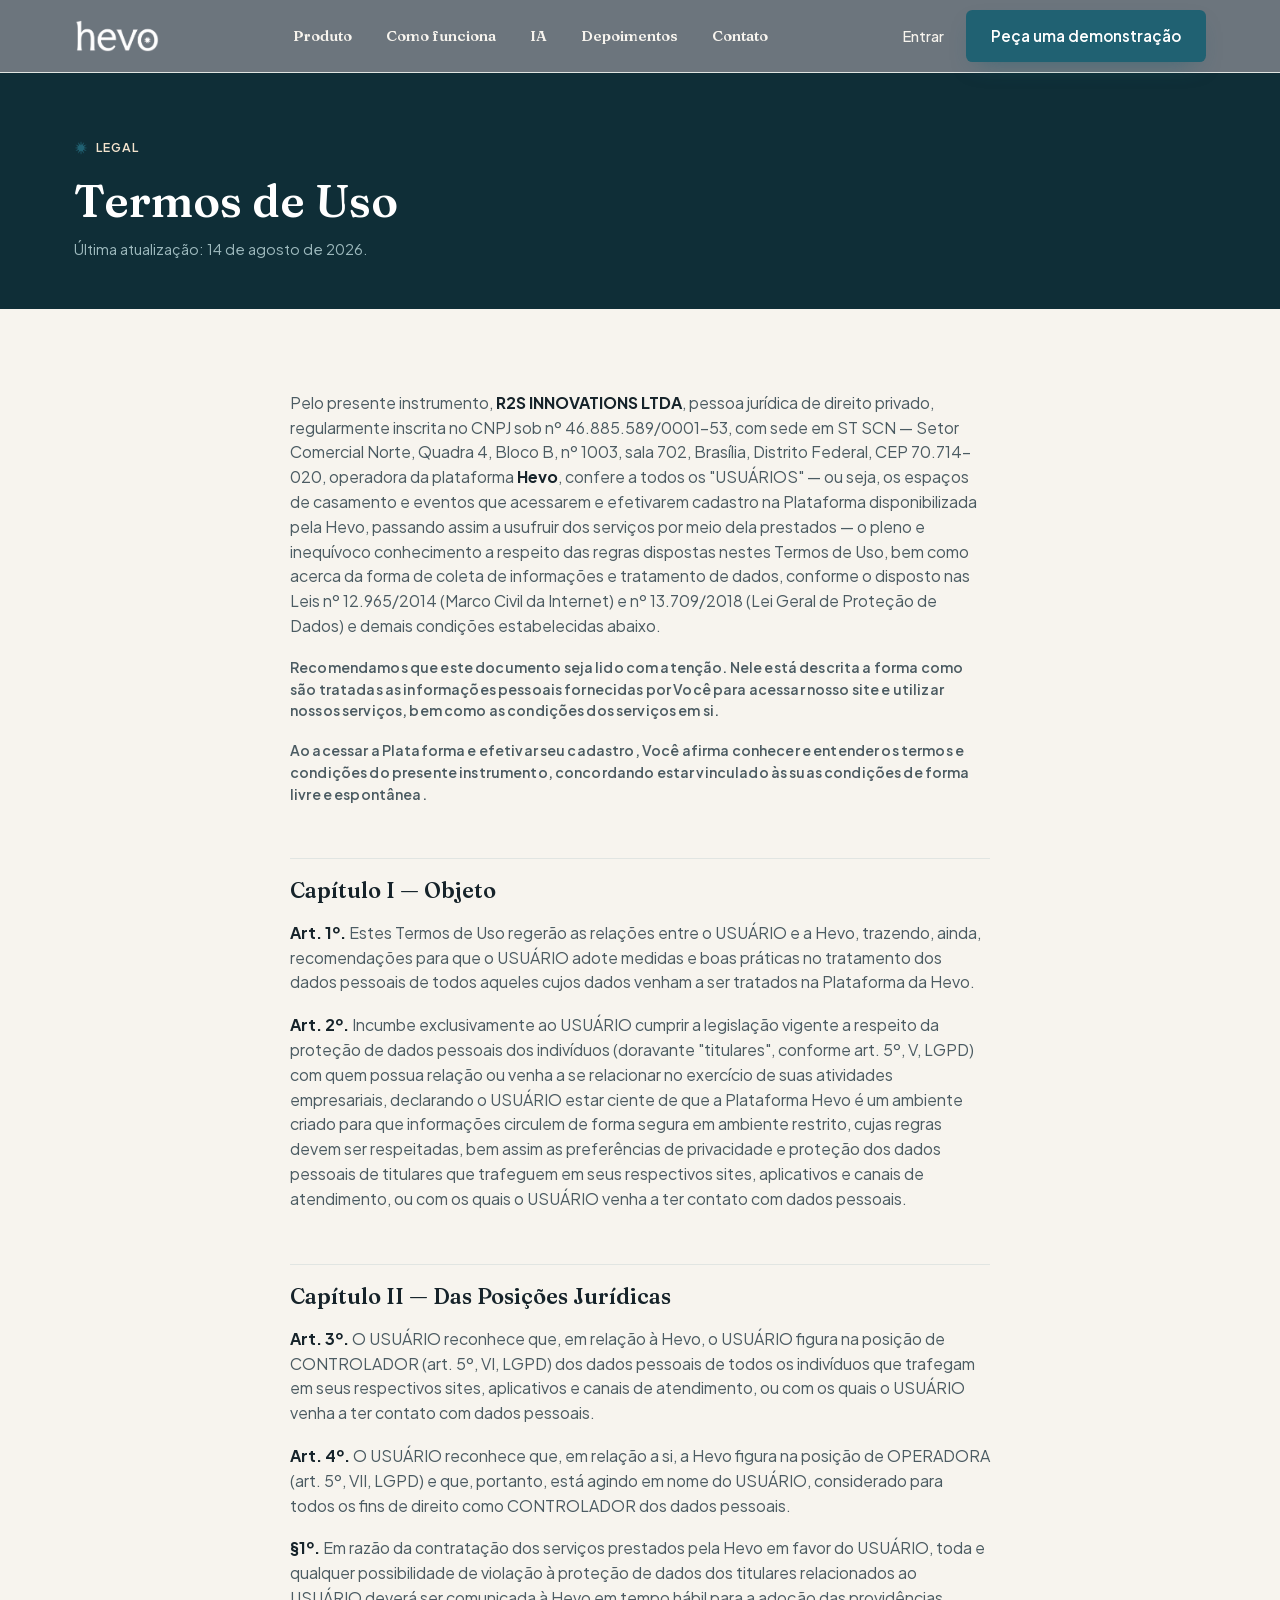
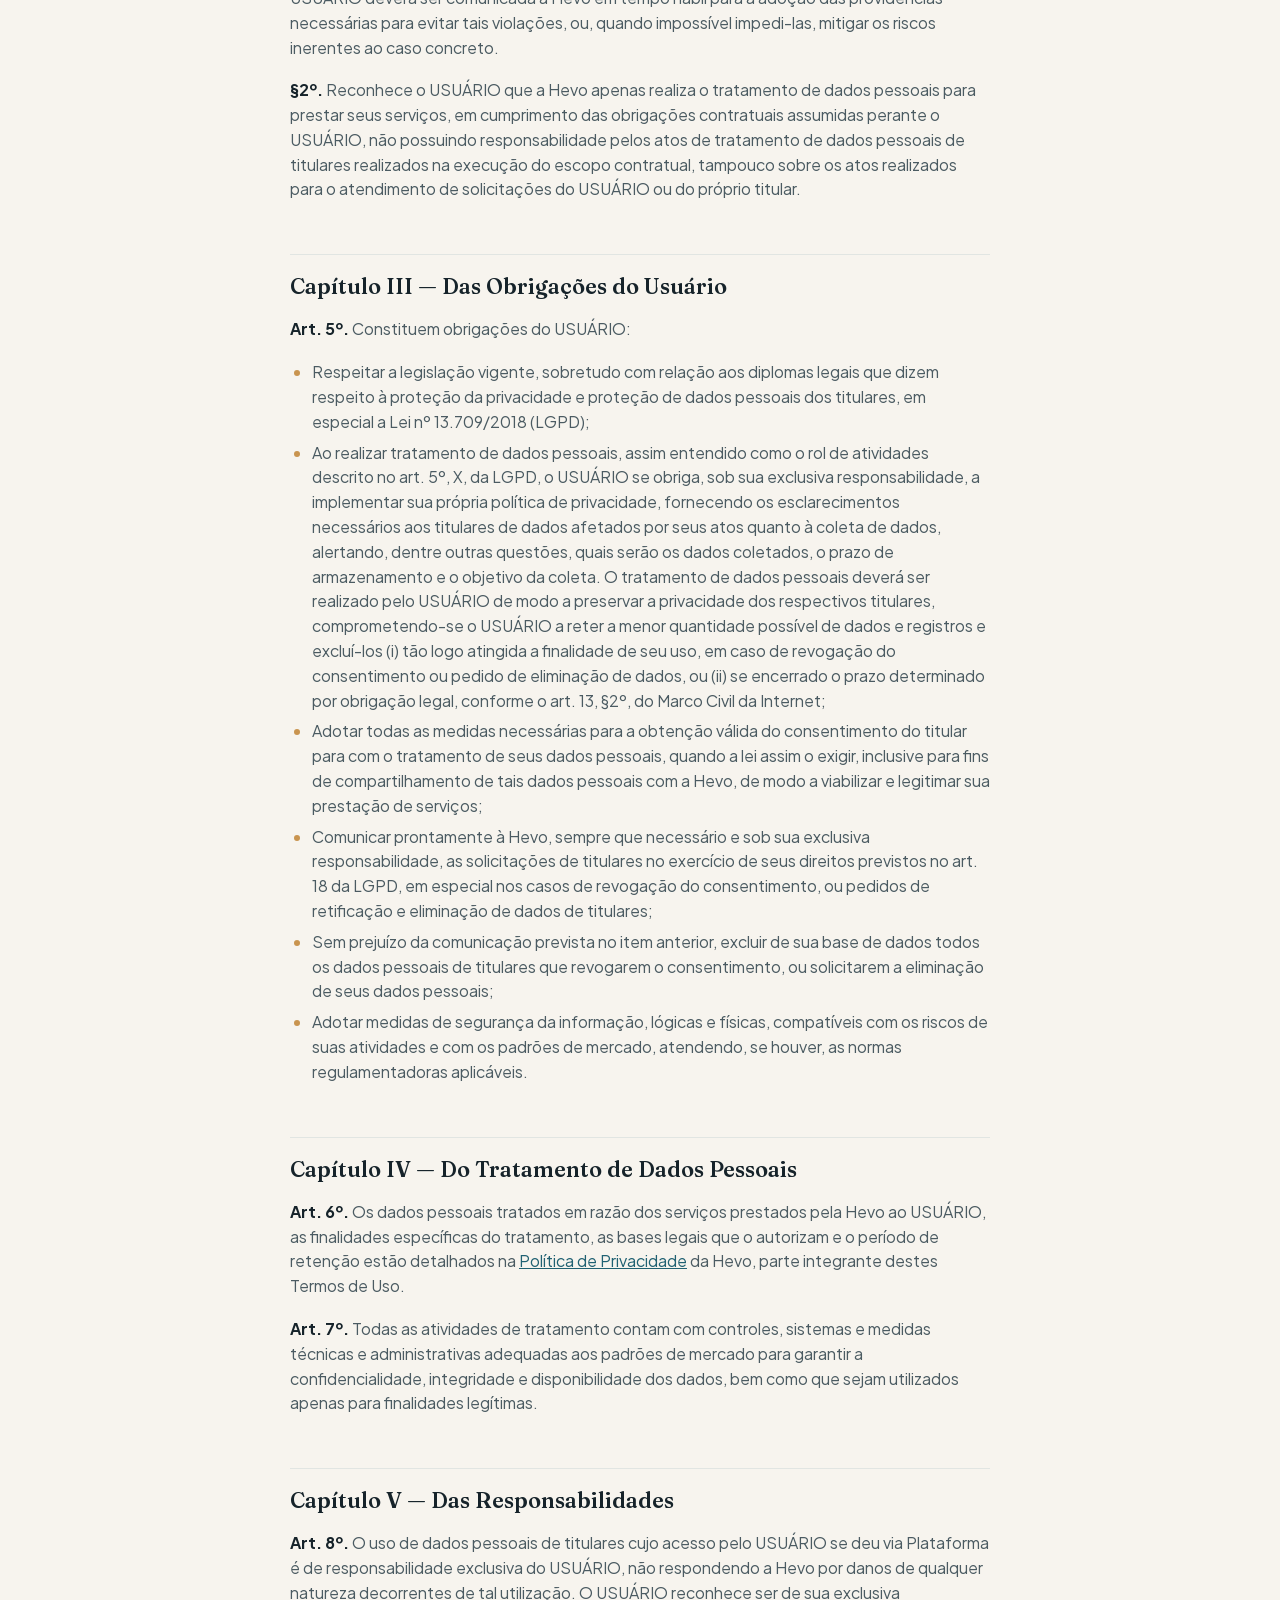
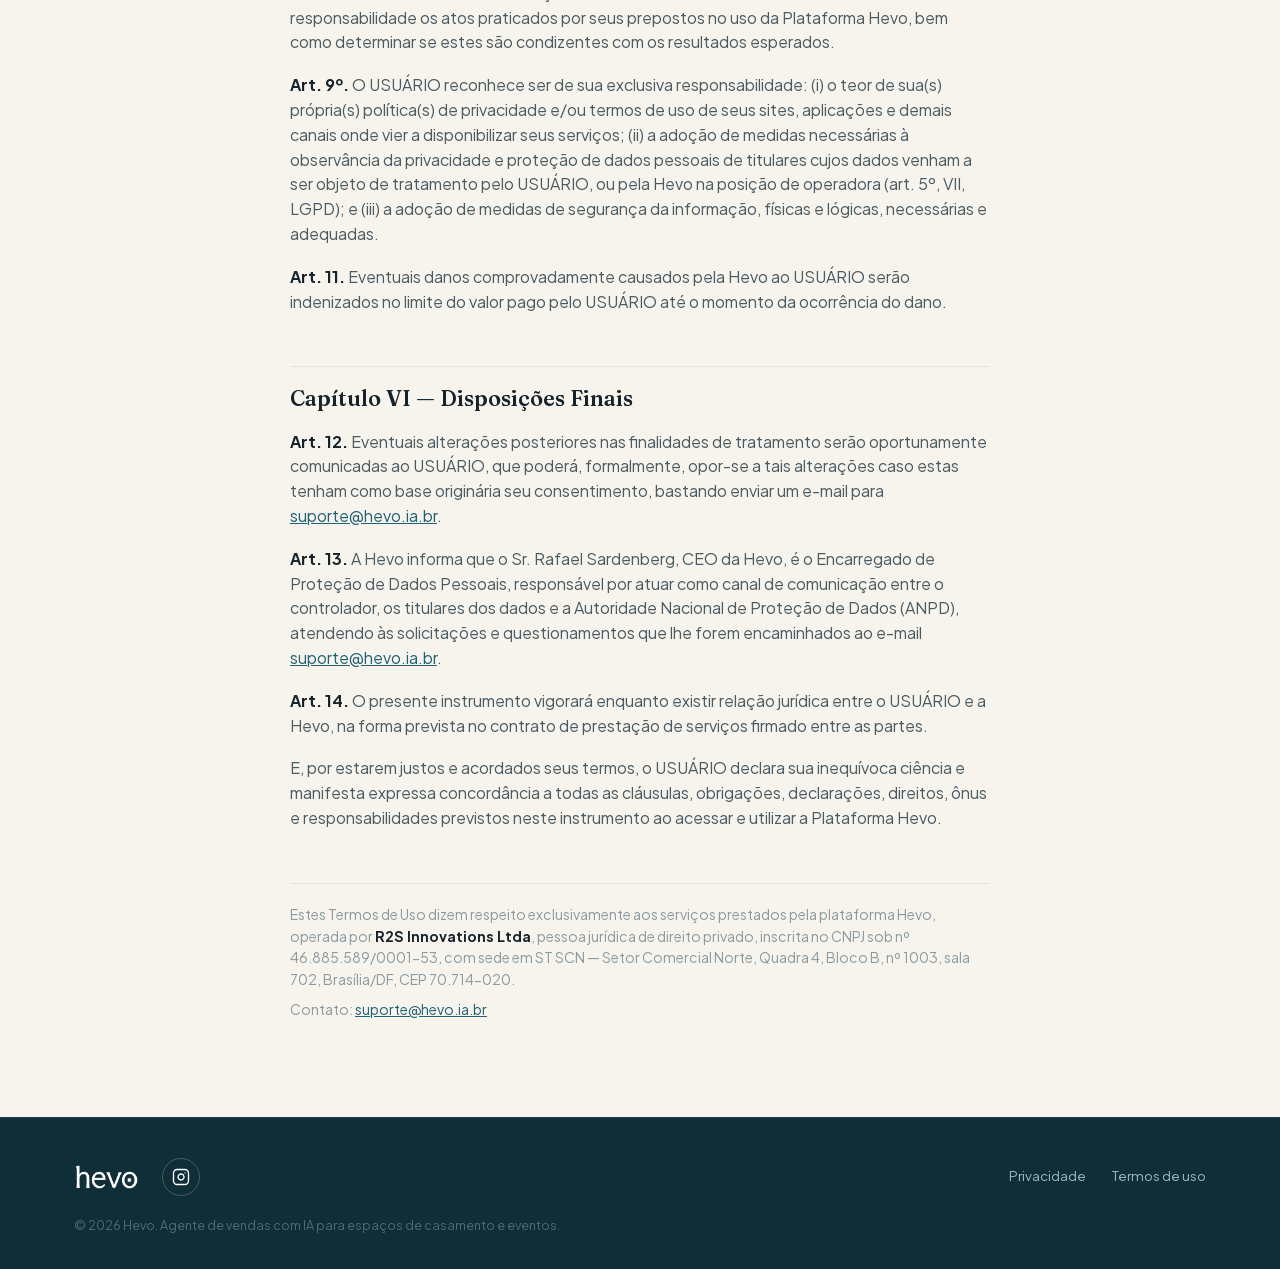
<file: termos.html>
<!doctype html>
<html lang="pt-BR">
<head>
<meta charset="UTF-8">
<meta name="viewport" content="width=device-width, initial-scale=1.0">
<title>Hevo — Termos de Uso</title>
<meta name="description" content="Condições de uso da plataforma Hevo entre a R2S Innovations Ltda e os espaços de casamento e eventos que a contratam.">
<link rel="icon" type="image/png" href="assets/img/hevo-mark.png">
<link rel="stylesheet" href="assets/fonts/fonts.local.css">
<link rel="stylesheet" href="css/style.css">
</head>
<body>

<nav class="nav">
    <div class="wrap">
        <a href="index.html#top" class="brand">
            <img class="brand-mark" src="assets/img/white_hevo_logo.png" alt="hevo">
        </a>
        <div class="nav-links">
            <a href="index.html#produto">Produto</a>
            <a href="index.html#como-funciona">Como funciona</a>
            <a href="index.html#ia">IA</a>
            <a href="index.html#depoimentos">Depoimentos</a>
            <a href="index.html#contato">Contato</a>
        </div>
        <div class="nav-cta">
            <a class="nav-login" href="https://app.hevo.ia.br/login/">Entrar</a>
            <a class="btn btn-primary" href="index.html#contato">Peça uma demonstração</a>
            <button class="nav-toggle" aria-label="Abrir menu" aria-expanded="false">
                <span></span><span></span><span></span>
            </button>
        </div>
    </div>
</nav>

<header class="legal-hero">
    <div class="wrap">
        <span class="eyebrow">Legal</span>
        <h1>Termos de Uso</h1>
        <p class="legal-updated">Última atualização: 14 de agosto de 2026.</p>
    </div>
</header>

<section class="section section-ivory legal-section">
    <div class="wrap legal-wrap">
        <div class="legal-body">
            <p>
                Pelo presente instrumento, <strong>R2S INNOVATIONS LTDA</strong>, pessoa
                jurídica de direito privado, regularmente inscrita no CNPJ sob nº
                46.885.589/0001-53, com sede em ST SCN — Setor Comercial Norte, Quadra 4,
                Bloco B, nº 1003, sala 702, Brasília, Distrito Federal, CEP 70.714-020,
                operadora da plataforma <strong>Hevo</strong>, confere a todos os
                "USUÁRIOS" — ou seja, os espaços de casamento e eventos que acessarem e
                efetivarem cadastro na Plataforma disponibilizada pela Hevo, passando assim
                a usufruir dos serviços por meio dela prestados — o pleno e inequívoco
                conhecimento a respeito das regras dispostas nestes Termos de Uso, bem como
                acerca da forma de coleta de informações e tratamento de dados, conforme o
                disposto nas Leis nº 12.965/2014 (Marco Civil da Internet) e nº 13.709/2018
                (Lei Geral de Proteção de Dados) e demais condições estabelecidas abaixo.
            </p>

            <p class="legal-caps">
                Recomendamos que este documento seja lido com atenção. Nele está descrita a
                forma como são tratadas as informações pessoais fornecidas por Você para
                acessar nosso site e utilizar nossos serviços, bem como as condições dos
                serviços em si.
            </p>

            <p class="legal-caps">
                Ao acessar a Plataforma e efetivar seu cadastro, Você afirma conhecer e
                entender os termos e condições do presente instrumento, concordando estar
                vinculado às suas condições de forma livre e espontânea.
            </p>

            <h2 id="cap-1">Capítulo I — Objeto</h2>
            <p>
                <strong>Art. 1º.</strong> Estes Termos de Uso regerão as relações entre o
                USUÁRIO e a Hevo, trazendo, ainda, recomendações para que o USUÁRIO adote
                medidas e boas práticas no tratamento dos dados pessoais de todos aqueles
                cujos dados venham a ser tratados na Plataforma da Hevo.
            </p>
            <p>
                <strong>Art. 2º.</strong> Incumbe exclusivamente ao USUÁRIO cumprir a
                legislação vigente a respeito da proteção de dados pessoais dos indivíduos
                (doravante "titulares", conforme art. 5º, V, LGPD) com quem possua relação ou
                venha a se relacionar no exercício de suas atividades empresariais,
                declarando o USUÁRIO estar ciente de que a Plataforma Hevo é um ambiente
                criado para que informações circulem de forma segura em ambiente restrito,
                cujas regras devem ser respeitadas, bem assim as preferências de privacidade
                e proteção dos dados pessoais de titulares que trafeguem em seus respectivos
                sites, aplicativos e canais de atendimento, ou com os quais o USUÁRIO venha a
                ter contato com dados pessoais.
            </p>

            <h2 id="cap-2">Capítulo II — Das Posições Jurídicas</h2>
            <p>
                <strong>Art. 3º.</strong> O USUÁRIO reconhece que, em relação à Hevo, o
                USUÁRIO figura na posição de CONTROLADOR (art. 5º, VI, LGPD) dos dados
                pessoais de todos os indivíduos que trafegam em seus respectivos sites,
                aplicativos e canais de atendimento, ou com os quais o USUÁRIO venha a ter
                contato com dados pessoais.
            </p>
            <p>
                <strong>Art. 4º.</strong> O USUÁRIO reconhece que, em relação a si, a Hevo
                figura na posição de OPERADORA (art. 5º, VII, LGPD) e que, portanto, está
                agindo em nome do USUÁRIO, considerado para todos os fins de direito como
                CONTROLADOR dos dados pessoais.
            </p>
            <p>
                <strong>§1º.</strong> Em razão da contratação dos serviços prestados pela
                Hevo em favor do USUÁRIO, toda e qualquer possibilidade de violação à
                proteção de dados dos titulares relacionados ao USUÁRIO deverá ser comunicada
                à Hevo em tempo hábil para a adoção das providências necessárias para evitar
                tais violações, ou, quando impossível impedi-las, mitigar os riscos inerentes
                ao caso concreto.
            </p>
            <p>
                <strong>§2º.</strong> Reconhece o USUÁRIO que a Hevo apenas realiza o
                tratamento de dados pessoais para prestar seus serviços, em cumprimento das
                obrigações contratuais assumidas perante o USUÁRIO, não possuindo
                responsabilidade pelos atos de tratamento de dados pessoais de titulares
                realizados na execução do escopo contratual, tampouco sobre os atos
                realizados para o atendimento de solicitações do USUÁRIO ou do próprio
                titular.
            </p>

            <h2 id="cap-3">Capítulo III — Das Obrigações do Usuário</h2>
            <p><strong>Art. 5º.</strong> Constituem obrigações do USUÁRIO:</p>
            <ul>
                <li>
                    Respeitar a legislação vigente, sobretudo com relação aos diplomas legais
                    que dizem respeito à proteção da privacidade e proteção de dados pessoais
                    dos titulares, em especial a Lei nº 13.709/2018 (LGPD);
                </li>
                <li>
                    Ao realizar tratamento de dados pessoais, assim entendido como o rol de
                    atividades descrito no art. 5º, X, da LGPD, o USUÁRIO se obriga, sob sua
                    exclusiva responsabilidade, a implementar sua própria política de
                    privacidade, fornecendo os esclarecimentos necessários aos titulares de
                    dados afetados por seus atos quanto à coleta de dados, alertando, dentre
                    outras questões, quais serão os dados coletados, o prazo de armazenamento
                    e o objetivo da coleta. O tratamento de dados pessoais deverá ser
                    realizado pelo USUÁRIO de modo a preservar a privacidade dos respectivos
                    titulares, comprometendo-se o USUÁRIO a reter a menor quantidade possível
                    de dados e registros e excluí-los (i) tão logo atingida a finalidade de
                    seu uso, em caso de revogação do consentimento ou pedido de eliminação de
                    dados, ou (ii) se encerrado o prazo determinado por obrigação legal,
                    conforme o art. 13, §2º, do Marco Civil da Internet;
                </li>
                <li>
                    Adotar todas as medidas necessárias para a obtenção válida do
                    consentimento do titular para com o tratamento de seus dados pessoais,
                    quando a lei assim o exigir, inclusive para fins de compartilhamento de
                    tais dados pessoais com a Hevo, de modo a viabilizar e legitimar sua
                    prestação de serviços;
                </li>
                <li>
                    Comunicar prontamente à Hevo, sempre que necessário e sob sua exclusiva
                    responsabilidade, as solicitações de titulares no exercício de seus
                    direitos previstos no art. 18 da LGPD, em especial nos casos de revogação
                    do consentimento, ou pedidos de retificação e eliminação de dados de
                    titulares;
                </li>
                <li>
                    Sem prejuízo da comunicação prevista no item anterior, excluir de sua
                    base de dados todos os dados pessoais de titulares que revogarem o
                    consentimento, ou solicitarem a eliminação de seus dados pessoais;
                </li>
                <li>
                    Adotar medidas de segurança da informação, lógicas e físicas, compatíveis
                    com os riscos de suas atividades e com os padrões de mercado, atendendo,
                    se houver, as normas regulamentadoras aplicáveis.
                </li>
            </ul>

            <h2 id="cap-4">Capítulo IV — Do Tratamento de Dados Pessoais</h2>
            <p>
                <strong>Art. 6º.</strong> Os dados pessoais tratados em razão dos serviços
                prestados pela Hevo ao USUÁRIO, as finalidades específicas do tratamento, as
                bases legais que o autorizam e o período de retenção estão detalhados na
                <a href="privacidade.html">Política de Privacidade</a> da Hevo, parte
                integrante destes Termos de Uso.
            </p>
            <p>
                <strong>Art. 7º.</strong> Todas as atividades de tratamento contam com
                controles, sistemas e medidas técnicas e administrativas adequadas aos
                padrões de mercado para garantir a confidencialidade, integridade e
                disponibilidade dos dados, bem como que sejam utilizados apenas para
                finalidades legítimas.
            </p>

            <h2 id="cap-5">Capítulo V — Das Responsabilidades</h2>
            <p>
                <strong>Art. 8º.</strong> O uso de dados pessoais de titulares cujo acesso
                pelo USUÁRIO se deu via Plataforma é de responsabilidade exclusiva do
                USUÁRIO, não respondendo a Hevo por danos de qualquer natureza decorrentes de
                tal utilização. O USUÁRIO reconhece ser de sua exclusiva responsabilidade os
                atos praticados por seus prepostos no uso da Plataforma Hevo, bem como
                determinar se estes são condizentes com os resultados esperados.
            </p>
            <p>
                <strong>Art. 9º.</strong> O USUÁRIO reconhece ser de sua exclusiva
                responsabilidade: (i) o teor de sua(s) própria(s) política(s) de privacidade
                e/ou termos de uso de seus sites, aplicações e demais canais onde vier a
                disponibilizar seus serviços; (ii) a adoção de medidas necessárias à
                observância da privacidade e proteção de dados pessoais de titulares cujos
                dados venham a ser objeto de tratamento pelo USUÁRIO, ou pela Hevo na posição
                de operadora (art. 5º, VII, LGPD); e (iii) a adoção de medidas de segurança da
                informação, físicas e lógicas, necessárias e adequadas.
            </p>
            <p>
                <strong>Art. 11.</strong> Eventuais danos comprovadamente causados pela Hevo
                ao USUÁRIO serão indenizados no limite do valor pago pelo USUÁRIO até o
                momento da ocorrência do dano.
            </p>

            <h2 id="cap-6">Capítulo VI — Disposições Finais</h2>
            <p>
                <strong>Art. 12.</strong> Eventuais alterações posteriores nas finalidades de
                tratamento serão oportunamente comunicadas ao USUÁRIO, que poderá,
                formalmente, opor-se a tais alterações caso estas tenham como base originária
                seu consentimento, bastando enviar um e-mail para
                <a href="mailto:suporte@hevo.ia.br">suporte@hevo.ia.br</a>.
            </p>
            <p>
                <strong>Art. 13.</strong> A Hevo informa que o Sr. Rafael Sardenberg, CEO da
                Hevo, é o Encarregado de Proteção de Dados Pessoais, responsável por atuar
                como canal de comunicação entre o controlador, os titulares dos dados e a
                Autoridade Nacional de Proteção de Dados (ANPD), atendendo às solicitações e
                questionamentos que lhe forem encaminhados ao e-mail
                <a href="mailto:suporte@hevo.ia.br">suporte@hevo.ia.br</a>.
            </p>
            <p>
                <strong>Art. 14.</strong> O presente instrumento vigorará enquanto existir
                relação jurídica entre o USUÁRIO e a Hevo, na forma prevista no contrato de
                prestação de serviços firmado entre as partes.
            </p>
            <p>
                E, por estarem justos e acordados seus termos, o USUÁRIO declara sua
                inequívoca ciência e manifesta expressa concordância a todas as cláusulas,
                obrigações, declarações, direitos, ônus e responsabilidades previstos neste
                instrumento ao acessar e utilizar a Plataforma Hevo.
            </p>

            <div class="legal-fineprint">
                <p>
                    Estes Termos de Uso dizem respeito exclusivamente aos serviços prestados
                    pela plataforma Hevo, operada por <strong>R2S Innovations Ltda</strong>,
                    pessoa jurídica de direito privado, inscrita no CNPJ sob nº
                    46.885.589/0001-53, com sede em ST SCN — Setor Comercial Norte, Quadra 4,
                    Bloco B, nº 1003, sala 702, Brasília/DF, CEP 70.714-020.
                </p>
                <p>Contato: <a href="mailto:suporte@hevo.ia.br">suporte@hevo.ia.br</a></p>
            </div>
        </div>
    </div>
</section>

<footer>
    <div class="wrap">
        <div class="foot-row">
            <div class="foot-brand">
                <img class="brand-mark brand-mark-outline" src="assets/img/white_hevo_logo.png" alt="hevo">
                <a href="https://www.instagram.com/hevo.eventos/" target="_blank" rel="noopener" class="foot-social" aria-label="Instagram">
                    <svg viewBox="0 0 24 24" fill="none" stroke="currentColor" stroke-width="1.8" stroke-linecap="round" stroke-linejoin="round"><rect x="2" y="2" width="20" height="20" rx="5" ry="5"/><path d="M16 11.37A4 4 0 1 1 12.63 8 4 4 0 0 1 16 11.37z"/><line x1="17.5" y1="6.5" x2="17.5" y2="6.5"/></svg>
                </a>
            </div>
            <div class="foot-links">
                <a href="privacidade.html">Privacidade</a>
                <a href="termos.html">Termos de uso</a>
            </div>
        </div>
        <p class="foot-fine">© <span id="year"></span> Hevo. Agente de vendas com IA para espaços de casamento e eventos.</p>
    </div>
</footer>

<script src="js/script.js"></script>
</body>
</html>
</file>
<file: assets/fonts/fonts.local.css>
/* latin-ext */
@font-face {
  font-family: 'Fraunces';
  font-style: normal;
  font-weight: 600;
  font-display: swap;
  src: url(fraunces-latin-ext.woff2) format('woff2');
  unicode-range: U+0100-02BA, U+02BD-02C5, U+02C7-02CC, U+02CE-02D7, U+02DD-02FF, U+0304, U+0308, U+0329, U+1D00-1DBF, U+1E00-1E9F, U+1EF2-1EFF, U+2020, U+20A0-20AB, U+20AD-20C0, U+2113, U+2C60-2C7F, U+A720-A7FF;
}
/* latin */
@font-face {
  font-family: 'Fraunces';
  font-style: normal;
  font-weight: 600;
  font-display: swap;
  src: url(fraunces-latin.woff2) format('woff2');
  unicode-range: U+0000-00FF, U+0131, U+0152-0153, U+02BB-02BC, U+02C6, U+02DA, U+02DC, U+0304, U+0308, U+0329, U+2000-206F, U+20AC, U+2122, U+2191, U+2193, U+2212, U+2215, U+FEFF, U+FFFD;
}
/* latin-ext */
@font-face {
  font-family: 'Fraunces';
  font-style: normal;
  font-weight: 700;
  font-display: swap;
  src: url(fraunces-latin-ext.woff2) format('woff2');
  unicode-range: U+0100-02BA, U+02BD-02C5, U+02C7-02CC, U+02CE-02D7, U+02DD-02FF, U+0304, U+0308, U+0329, U+1D00-1DBF, U+1E00-1E9F, U+1EF2-1EFF, U+2020, U+20A0-20AB, U+20AD-20C0, U+2113, U+2C60-2C7F, U+A720-A7FF;
}
/* latin */
@font-face {
  font-family: 'Fraunces';
  font-style: normal;
  font-weight: 700;
  font-display: swap;
  src: url(fraunces-latin.woff2) format('woff2');
  unicode-range: U+0000-00FF, U+0131, U+0152-0153, U+02BB-02BC, U+02C6, U+02DA, U+02DC, U+0304, U+0308, U+0329, U+2000-206F, U+20AC, U+2122, U+2191, U+2193, U+2212, U+2215, U+FEFF, U+FFFD;
}
/* latin-ext */
@font-face {
  font-family: 'Plus Jakarta Sans';
  font-style: normal;
  font-weight: 400;
  font-display: swap;
  src: url(plusjakartasans-latin-ext.woff2) format('woff2');
  unicode-range: U+0100-02BA, U+02BD-02C5, U+02C7-02CC, U+02CE-02D7, U+02DD-02FF, U+0304, U+0308, U+0329, U+1D00-1DBF, U+1E00-1E9F, U+1EF2-1EFF, U+2020, U+20A0-20AB, U+20AD-20C0, U+2113, U+2C60-2C7F, U+A720-A7FF;
}
/* latin */
@font-face {
  font-family: 'Plus Jakarta Sans';
  font-style: normal;
  font-weight: 400;
  font-display: swap;
  src: url(plusjakartasans-latin.woff2) format('woff2');
  unicode-range: U+0000-00FF, U+0131, U+0152-0153, U+02BB-02BC, U+02C6, U+02DA, U+02DC, U+0304, U+0308, U+0329, U+2000-206F, U+20AC, U+2122, U+2191, U+2193, U+2212, U+2215, U+FEFF, U+FFFD;
}
/* latin-ext */
@font-face {
  font-family: 'Plus Jakarta Sans';
  font-style: normal;
  font-weight: 500;
  font-display: swap;
  src: url(plusjakartasans-latin-ext.woff2) format('woff2');
  unicode-range: U+0100-02BA, U+02BD-02C5, U+02C7-02CC, U+02CE-02D7, U+02DD-02FF, U+0304, U+0308, U+0329, U+1D00-1DBF, U+1E00-1E9F, U+1EF2-1EFF, U+2020, U+20A0-20AB, U+20AD-20C0, U+2113, U+2C60-2C7F, U+A720-A7FF;
}
/* latin */
@font-face {
  font-family: 'Plus Jakarta Sans';
  font-style: normal;
  font-weight: 500;
  font-display: swap;
  src: url(plusjakartasans-latin.woff2) format('woff2');
  unicode-range: U+0000-00FF, U+0131, U+0152-0153, U+02BB-02BC, U+02C6, U+02DA, U+02DC, U+0304, U+0308, U+0329, U+2000-206F, U+20AC, U+2122, U+2191, U+2193, U+2212, U+2215, U+FEFF, U+FFFD;
}
/* latin-ext */
@font-face {
  font-family: 'Plus Jakarta Sans';
  font-style: normal;
  font-weight: 600;
  font-display: swap;
  src: url(plusjakartasans-latin-ext.woff2) format('woff2');
  unicode-range: U+0100-02BA, U+02BD-02C5, U+02C7-02CC, U+02CE-02D7, U+02DD-02FF, U+0304, U+0308, U+0329, U+1D00-1DBF, U+1E00-1E9F, U+1EF2-1EFF, U+2020, U+20A0-20AB, U+20AD-20C0, U+2113, U+2C60-2C7F, U+A720-A7FF;
}
/* latin */
@font-face {
  font-family: 'Plus Jakarta Sans';
  font-style: normal;
  font-weight: 600;
  font-display: swap;
  src: url(plusjakartasans-latin.woff2) format('woff2');
  unicode-range: U+0000-00FF, U+0131, U+0152-0153, U+02BB-02BC, U+02C6, U+02DA, U+02DC, U+0304, U+0308, U+0329, U+2000-206F, U+20AC, U+2122, U+2191, U+2193, U+2212, U+2215, U+FEFF, U+FFFD;
}
/* latin-ext */
@font-face {
  font-family: 'Plus Jakarta Sans';
  font-style: normal;
  font-weight: 700;
  font-display: swap;
  src: url(plusjakartasans-latin-ext.woff2) format('woff2');
  unicode-range: U+0100-02BA, U+02BD-02C5, U+02C7-02CC, U+02CE-02D7, U+02DD-02FF, U+0304, U+0308, U+0329, U+1D00-1DBF, U+1E00-1E9F, U+1EF2-1EFF, U+2020, U+20A0-20AB, U+20AD-20C0, U+2113, U+2C60-2C7F, U+A720-A7FF;
}
/* latin */
@font-face {
  font-family: 'Plus Jakarta Sans';
  font-style: normal;
  font-weight: 700;
  font-display: swap;
  src: url(plusjakartasans-latin.woff2) format('woff2');
  unicode-range: U+0000-00FF, U+0131, U+0152-0153, U+02BB-02BC, U+02C6, U+02DA, U+02DC, U+0304, U+0308, U+0329, U+2000-206F, U+20AC, U+2122, U+2191, U+2193, U+2212, U+2215, U+FEFF, U+FFFD;
}
</file>
<file: css/style.css>
/* ============================================================
   Hevo — marketing site
   Tokens mirror the product's own system (--brand-color #206172,
   Plus Jakarta Sans, small-radius scale) plus a marketing-only
   display serif (Fraunces, matching the logotype) and a warm
   gold accent for editorial moments the product itself doesn't need.
   ============================================================ */

:root {
    --teal: #206172;
    --teal-hover: #1a5261;
    --teal-deep: #0f2e37;
    --teal-soft: #e4eef0;
    --gold: #c9944f;
    --gold-soft: #f3e3cd;
    --ivory: #f7f4ee;
    --surface: #ffffff;
    --ink: #16232a;
    --ink-soft: #4b5b62;
    --ink-faint: #8a9aa0;
    --border: #e1e5e2;

    --font-display: 'Fraunces', Georgia, serif;
    --font-sans: 'Plus Jakarta Sans', -apple-system, BlinkMacSystemFont, 'Segoe UI', sans-serif;

    --radius-sm: 0.4rem;
    --radius-md: 0.5rem;
    --radius-lg: 0.9rem;

    --shadow-card: 0 1px 2px rgba(15, 46, 55, 0.06), 0 12px 32px -16px rgba(15, 46, 55, 0.18);
    --shadow-frame: 0 24px 60px -20px rgba(15, 46, 55, 0.35);

    --max-width: 1180px;

    --spark-img: url("[data-uri]");
}

*, *::before, *::after { box-sizing: border-box; }

html { scroll-behavior: smooth; }

@media (prefers-reduced-motion: reduce) {
    html { scroll-behavior: auto; }
    *, *::before, *::after { animation-duration: 0.001ms !important; animation-iteration-count: 1 !important; transition-duration: 0.001ms !important; }
}

body {
    margin: 0;
    background: var(--ivory);
    color: var(--ink);
    font-family: var(--font-sans);
    font-size: 16px;
    line-height: 1.55;
    -webkit-font-smoothing: antialiased;
}

img { max-width: 100%; display: block; }

a { color: inherit; }

.wrap {
    max-width: var(--max-width);
    margin: 0 auto;
    padding: 0 24px;
}

h1, h2, h3, h4 {
    font-family: var(--font-display);
    font-weight: 600;
    line-height: 1.12;
    margin: 0;
    text-wrap: balance;
    color: var(--ink);
}

p { margin: 0; }

.eyebrow {
    display: inline-flex;
    align-items: center;
    gap: 8px;
    font-size: 0.78rem;
    font-weight: 600;
    letter-spacing: 0.09em;
    text-transform: uppercase;
    color: var(--teal);
}

.eyebrow::before {
    content: '';
    width: 14px;
    height: 14px;
    flex-shrink: 0;
    background-color: var(--teal);
    -webkit-mask-image: var(--spark-img);
    -webkit-mask-position: center;
    -webkit-mask-size: contain;
    -webkit-mask-repeat: no-repeat;
    mask-image: var(--spark-img);
    mask-position: center;
    mask-size: contain;
    mask-repeat: no-repeat;
}

.eyebrow-on-dark {
    color: #e8c98c;
}

.eyebrow-on-dark::before {
    background-color: #e8c98c;
}

/* ---------- buttons ---------- */

.btn {
    display: inline-flex;
    align-items: center;
    justify-content: center;
    gap: 8px;
    font-family: var(--font-sans);
    font-weight: 600;
    font-size: 0.95rem;
    padding: 0.8rem 1.5rem;
    border-radius: var(--radius-sm);
    border: 1px solid transparent;
    cursor: pointer;
    transition: transform 160ms ease, background 160ms ease, border-color 160ms ease, box-shadow 160ms ease;
    text-decoration: none;
    white-space: nowrap;
}

.btn:focus-visible {
    outline: none;
    box-shadow: 0 0 0 3px rgba(32, 97, 114, 0.35);
}

.btn-primary {
    background: var(--teal);
    color: #fff;
    box-shadow: 0 10px 24px -12px rgba(32, 97, 114, 0.65);
}

.btn-primary:hover { background: var(--teal-hover); transform: translateY(-1px); }

.btn-ghost {
    background: transparent;
    border-color: rgba(22, 35, 42, 0.16);
    color: var(--ink);
}

.btn-ghost:hover { border-color: var(--ink); }

.btn-on-dark {
    background: #fff;
    color: var(--teal-deep);
}

.btn-on-dark:hover { background: var(--gold-soft); transform: translateY(-1px); }

.btn-lg { padding: 1rem 1.9rem; font-size: 1.02rem; }

.btn-ghost-on-dark {
    border-color: rgba(255, 255, 255, 0.3);
    color: #fff;
}

.btn-ghost-on-dark:hover { border-color: #fff; }

/* ---------- nav ---------- */

.nav {
    position: sticky;
    top: 0;
    z-index: 40;
    background: #6c757d;
    backdrop-filter: blur(10px);
    border-bottom: 1px solid var(--border);
}

.nav .wrap {
    display: flex;
    align-items: center;
    justify-content: space-between;
    height: 72px;
}

.brand {
    display: flex;
    align-items: center;
    gap: 9px;
    font-family: var(--font-display);
    font-weight: 600;
    font-size: 1.35rem;
    color: var(--ink);
    text-decoration: none;
}

.brand-mark {
    width: 85px;
    object-fit: contain;
    flex-shrink: 0;
}


.nav-links {
    display: flex;
    align-items: center;
    gap: 34px;
}

.nav-links a {
    font-size: 0.92rem;
    font-weight: 500;
    font-family: var(--font-display);
    color: var(--ivory);
    text-decoration: none;
    transition: color 140ms ease;
}

.nav-links a:hover { text-decoration: underline; }

.nav-cta { display: flex; align-items: center; gap: 22px; }

.nav-login {
    font-size: 0.92rem;
    font-weight: 500;
    color: var(--ivory);
    text-decoration: none;
    transition: color 140ms ease;
}

.nav-login:hover { text-decoration: underline; }

.nav-toggle {
    display: none;
    background: none;
    border: none;
    cursor: pointer;
    padding: 6px;
}

.nav-toggle span {
    display: block;
    width: 22px;
    height: 2px;
    background: var(--ink);
    margin: 5px 0;
    transition: transform 160ms ease, opacity 160ms ease;
}

/* ---------- hero ---------- */

.hero {
    padding: 88px 0 40px;
    overflow: clip;
}

.hero .wrap {
    display: grid;
    grid-template-columns: minmax(0, 1.02fr) minmax(0, 0.98fr);
    gap: 40px;
    align-items: center;
}

.hero-copy h1 {
    font-size: clamp(2.4rem, 4.2vw, 3.6rem);
    letter-spacing: -0.01em;
    margin-top: 18px;
}

.hero-copy h1 em {
    font-style: italic;
    color: var(--teal);
}

.hero-copy .lede {
    margin-top: 22px;
    font-size: 1.15rem;
    color: var(--ink-soft);
    max-width: 46ch;
}

.hero-actions {
    display: flex;
    align-items: center;
    gap: 18px;
    margin: 32px 0 32px 0;
    flex-wrap: wrap;
}

.hero-note {
    font-size: 0.85rem;
    color: var(--ink-faint);
}

.hero-proof {
    display: flex;
    gap: 28px;
    margin-top: 46px;
    flex-wrap: wrap;
}

.hero-proof div { min-width: 110px; }

.hero-proof strong {
    display: block;
    font-family: var(--font-display);
    font-size: 1.7rem;
    color: var(--teal-deep);
}

.hero-proof span {
    font-size: 0.8rem;
    color: var(--ink-faint);
}

.hero-stage {
    position: relative;
    display: flex;
    justify-content: center;
}

/* ---------- device frames ---------- */

.phone-frame {
    width: 300px;
    background: var(--ink);
    border-radius: 34px;
    padding: 12px;
    box-shadow: var(--shadow-frame);
    position: relative;
    z-index: 2;
}

.phone-frame::before {
    content: '';
    position: absolute;
    top: 22px;
    left: 50%;
    transform: translateX(-50%);
    width: 74px;
    height: 18px;
    background: var(--ink);
    border-radius: 10px;
    z-index: 3;
}

.phone-screen {
    background: #fbfaf7;
    border-radius: 24px;
    overflow: hidden;
    height: 560px;
    display: flex;
    flex-direction: column;
    font-family: var(--font-sans);
}

.chat-head {
    background: var(--teal);
    color: #fff;
    padding: 34px 16px 12px;
    display: flex;
    align-items: center;
    gap: 10px;
}

.chat-head .avatar {
    width: 30px;
    height: 30px;
    border-radius: 50%;
    background: #fff;
    display: grid;
    place-items: center;
    flex-shrink: 0;
}

.chat-head .avatar svg { width: 15px; height: 15px; }

.chat-head-name { font-size: 0.86rem; font-weight: 600; }

.chat-head-status { font-size: 0.68rem; opacity: 0.8; }

.chat-body {
    flex: 1;
    padding: 14px 12px;
    display: flex;
    flex-direction: column;
    gap: 8px;
    background:
        radial-gradient(circle at 20% 10%, rgba(32,97,114,0.05), transparent 40%),
        #f4f1ea;
    overflow: hidden;
}

.bubble {
    max-width: 82%;
    padding: 8px 11px;
    border-radius: 12px;
    font-size: 0.78rem;
    line-height: 1.4;
    opacity: 0;
    transform: translateY(6px);
    animation: bubble-in 420ms ease forwards;
}

@keyframes bubble-in {
    to { opacity: 1; transform: translateY(0); }
}

.bubble.in {
    align-self: flex-start;
    background: #fff;
    color: var(--ink);
    border-bottom-left-radius: 3px;
    box-shadow: 0 1px 1px rgba(0,0,0,0.04);
}

.bubble.out {
    align-self: flex-end;
    background: var(--teal);
    color: #fff;
    border-bottom-right-radius: 3px;
}

.bubble.typing {
    align-self: flex-start;
    background: #fff;
    display: flex;
    gap: 4px;
    padding: 11px 13px;
}

.bubble.typing span {
    width: 5px;
    height: 5px;
    border-radius: 50%;
    background: var(--ink-faint);
    animation: typing-dot 1.1s infinite ease-in-out;
}

.bubble.typing span:nth-child(2) { animation-delay: 0.15s; }
.bubble.typing span:nth-child(3) { animation-delay: 0.3s; }

@keyframes typing-dot {
    0%, 60%, 100% { transform: translateY(0); opacity: 0.5; }
    30% { transform: translateY(-3px); opacity: 1; }
}

.chat-foot {
    padding: 10px 12px 16px;
    background: #f4f1ea;
    display: flex;
    align-items: center;
    gap: 8px;
}

.chat-foot .field {
    flex: 1;
    height: 30px;
    border-radius: 999px;
    background: #fff;
    border: 1px solid var(--border);
}

.chat-foot .send {
    width: 30px;
    height: 30px;
    border-radius: 50%;
    background: var(--teal);
    flex-shrink: 0;
}

.hero-badge {
    position: absolute;
    background: #fff;
    border-radius: var(--radius-md);
    box-shadow: var(--shadow-card);
    padding: 12px 16px;
    font-size: 0.78rem;
    font-weight: 600;
    display: flex;
    align-items: center;
    gap: 10px;
    z-index: 3;
}

.hero-badge.b1 { top: 6%; left: -6%; }
.hero-badge.b2 { bottom: 10%; right: -10%; }

.hero-badge .dot {
    width: 8px;
    height: 8px;
    border-radius: 50%;
    background: #1f9d55;
    box-shadow: 0 0 0 3px rgba(31, 157, 85, 0.18);
}

.hero-badge small {
    display: block;
    font-weight: 400;
    color: var(--ink-faint);
    font-size: 0.68rem;
}

/* logos strip */

.logos {
    padding: 30px 0 70px;
    text-align: center;
}

.logos p {
    font-size: 0.78rem;
    letter-spacing: 0.08em;
    text-transform: uppercase;
    color: var(--ink-faint);
    margin-bottom: 22px;
}

.logos-row {
    display: flex;
    justify-content: center;
    flex-wrap: wrap;
    gap: 40px;
    font-family: var(--font-display);
    font-size: 1.1rem;
    color: var(--ink-faint);
    opacity: 0.7;
}

/* ---------- pain section ---------- */

.section { padding: 96px 0; }

.section-ivory { background: var(--ivory); }
.section-surface { background: var(--surface); border-top: 1px solid var(--border); border-bottom: 1px solid var(--border); }

.section-head {
    max-width: 640px;
    margin: 0 auto 56px;
    text-align: center;
}

.section-head h2 {
    font-size: clamp(1.9rem, 3vw, 2.6rem);
    margin-top: 14px;
}

.section-head p {
    margin-top: 16px;
    font-size: 1.05rem;
    color: var(--ink-soft);
}

.pain-grid {
    display: grid;
    grid-template-columns: repeat(3, 1fr);
    gap: 20px;
}

.pain-card {
    background: var(--surface);
    border: 1px solid var(--border);
    border-radius: var(--radius-lg);
    padding: 30px 26px;
}

.pain-card .glyph {
    width: 42px;
    height: 42px;
    border-radius: var(--radius-sm);
    background: #fdeeee;
    display: grid;
    place-items: center;
    margin-bottom: 20px;
}

.pain-card .glyph svg { width: 20px; height: 20px; }

.pain-card h3 {
    font-family: var(--font-sans);
    font-size: 1.06rem;
    font-weight: 700;
}

.pain-card p {
    margin-top: 10px;
    font-size: 0.93rem;
    color: var(--ink-soft);
}

.pain-arrow {
    display: flex;
    justify-content: center;
    margin: 40px 0;
    color: var(--teal);
}

.pain-flip {
    text-align: center;
    font-family: var(--font-display);
    font-size: clamp(1.5rem, 2.6vw, 2.1rem);
    max-width: 720px;
    margin: 0 auto;
}

.pain-flip em { font-style: italic; color: var(--teal); }

/* ---------- how it works ---------- */

.steps {
    display: grid;
    grid-template-columns: repeat(4, 1fr);
    gap: 0;
    counter-reset: step;
    position: relative;
}

.steps::before {
    content: '';
    position: absolute;
    top: 27px;
    left: 12.5%;
    right: 12.5%;
    height: 1px;
    background: repeating-linear-gradient(to right, var(--border) 0 6px, transparent 6px 12px);
}

.step {
    position: relative;
    padding: 0 18px;
    text-align: left;
}

.step-num {
    width: 54px;
    height: 54px;
    border-radius: 50%;
    background: var(--surface);
    border: 1.5px solid var(--teal);
    color: var(--teal);
    font-family: var(--font-display);
    font-size: 1.3rem;
    display: grid;
    place-items: center;
    position: relative;
    z-index: 2;
    margin-bottom: 22px;
}

.step h3 {
    font-family: var(--font-sans);
    font-size: 1rem;
    font-weight: 700;
}

.step p {
    margin-top: 8px;
    font-size: 0.89rem;
    color: var(--ink-soft);
}

/* ---------- tech spotlight ---------- */

.ia-band {
    background: var(--teal-deep);
    padding: 100px 0;
}

.ia-band .section-head h2 { color: #fff; }
.ia-band .section-head p { color: #b9cdd1; }

.ia-grid {
    display: grid;
    grid-template-columns: repeat(4, 1fr);
    gap: 20px;
    margin-top: 56px;
}

.ia-card {
    background: rgba(255, 255, 255, 0.04);
    border: 1px solid rgba(255, 255, 255, 0.1);
    border-radius: var(--radius-lg);
    padding: 28px 24px;
}

.ia-card .glyph {
    width: 40px;
    height: 40px;
    border-radius: 50%;
    background: rgba(232, 201, 140, 0.14);
    display: grid;
    place-items: center;
    margin-bottom: 20px;
}

.ia-card .glyph svg { width: 18px; height: 18px; color: var(--gold); }

.ia-card h3 {
    font-family: var(--font-sans);
    font-size: 1rem;
    font-weight: 700;
    color: #fff;
}

.ia-card p {
    margin-top: 10px;
    font-size: 0.88rem;
    color: #9fb8bc;
    line-height: 1.55;
}

/* ---------- feature showcase (screens) ---------- */

.showcase {
    display: flex;
    flex-direction: column;
    gap: 130px;
}

.feature-row {
    display: grid;
    grid-template-columns: minmax(0, 0.95fr) minmax(0, 1.05fr);
    gap: 64px;
    align-items: center;
}

.feature-row.reverse { grid-template-columns: minmax(0, 1.05fr) minmax(0, 0.95fr); }
.feature-row.reverse .feature-copy { order: 2; }
.feature-row.reverse .feature-visual { order: 1; }

.feature-copy .eyebrow { margin-bottom: 16px; }

.feature-copy h3 {
    font-size: clamp(1.6rem, 2.6vw, 2.1rem);
}

.feature-copy p {
    margin-top: 16px;
    font-size: 1.02rem;
    color: var(--ink-soft);
    max-width: 42ch;
}

.feature-list {
    margin-top: 22px;
    display: flex;
    flex-direction: column;
    gap: 12px;
    list-style: none;
    padding: 0;
}

.feature-list li {
    display: flex;
    gap: 10px;
    font-size: 0.92rem;
    color: var(--ink);
}

.feature-list svg { flex-shrink: 0; margin-top: 3px; width: 15px; height: 15px; color: var(--teal); }

/* desktop frame */

.desktop-frame {
    background: #fff;
    border-radius: var(--radius-lg);
    box-shadow: var(--shadow-card);
    overflow: hidden;
    border: 1px solid var(--border);
}

.desktop-bar {
    height: 34px;
    background: #eef1ee;
    display: flex;
    align-items: center;
    gap: 6px;
    padding: 0 14px;
    border-bottom: 1px solid var(--border);
}

.desktop-bar span {
    width: 9px;
    height: 9px;
    border-radius: 50%;
    background: #d7dbd7;
}

.desktop-screen {
    display: flex;
    font-family: var(--font-sans);
    min-height: 340px;
}

.mini-sidebar {
    width: 130px;
    background: var(--ink);
    color: #cdd8da;
    padding: 16px 12px;
    flex-shrink: 0;
    font-size: 0.7rem;
}

.mini-sidebar .m-brand {
    font-family: var(--font-display);
    color: #fff;
    font-size: 0.95rem;
    margin-bottom: 18px;
}

.mini-sidebar .m-item {
    padding: 7px 8px;
    border-radius: 6px;
    margin-bottom: 3px;
}

.mini-sidebar .m-item.active { background: var(--teal); color: #fff; }

.mini-main { flex: 1; padding: 18px 20px; background: #fafaf8; overflow: hidden; }

.mini-title { font-size: 0.82rem; font-weight: 700; margin-bottom: 12px; }

.mini-stats {
    display: grid;
    grid-template-columns: repeat(3, 1fr);
    gap: 8px;
    margin-bottom: 14px;
}

.mini-stat {
    background: #fff;
    border: 1px solid var(--border);
    border-radius: 8px;
    padding: 8px 10px;
}

.mini-stat strong { display: block; font-size: 1rem; }
.mini-stat span { font-size: 0.62rem; color: var(--ink-faint); }

.mini-board {
    display: grid;
    grid-template-columns: repeat(4, 1fr);
    gap: 8px;
}

.mini-col { font-size: 0.62rem; }

.mini-col-head {
    font-weight: 700;
    color: var(--ink-faint);
    text-transform: uppercase;
    letter-spacing: 0.04em;
    font-size: 0.58rem;
    margin-bottom: 6px;
}

.mini-card {
    background: #fff;
    border-radius: 6px;
    padding: 7px 8px;
    margin-bottom: 6px;
    border: 1px solid var(--border);
    font-size: 0.64rem;
}

.mini-card.warn { background: #fdf3e3; border-color: #f4dfb2; }
.mini-card.danger { background: #fdecec; border-color: #f6cccc; }
.mini-card.ok { background: #e9f5ec; border-color: #c9e6d1; }

.mini-card strong { display: block; font-size: 0.66rem; }
.mini-card small { color: var(--ink-faint); }

.mini-heat {
    display: grid;
    grid-template-columns: repeat(12, 1fr);
    gap: 2px;
    margin-top: 4px;
}

.mini-heat i { display: block; aspect-ratio: 1; border-radius: 2px; background: var(--teal-soft); }

/* ---------- testimonials ---------- */

.testimonial-grid {
    display: grid;
    grid-template-columns: repeat(3, 1fr);
    gap: 20px;
}

.t-card {
    background: var(--surface);
    border: 1px solid var(--border);
    border-radius: var(--radius-lg);
    padding: 26px;
    display: flex;
    flex-direction: column;
    gap: 16px;
}

.t-stat {
    font-family: var(--font-display);
    font-size: 1.9rem;
    color: var(--teal-deep);
}

.t-stat span {
    font-family: var(--font-sans);
    font-size: 0.72rem;
    font-weight: 600;
    color: var(--ink-faint);
    display: block;
    margin-top: 2px;
}

.t-quote {
    font-size: 0.94rem;
    color: var(--ink);
    line-height: 1.55;
}

.t-person {
    display: flex;
    align-items: center;
    gap: 10px;
    margin-top: auto;
    padding-top: 6px;
    border-top: 1px solid var(--border);
}

.t-avatar {
    width: 36px;
    height: 36px;
    border-radius: 50%;
    background: var(--teal-soft);
    color: var(--teal-deep);
    display: grid;
    place-items: center;
    font-weight: 700;
    font-size: 0.82rem;
    flex-shrink: 0;
    overflow: hidden;
}

.t-avatar img {
    width: 100%;
    height: 100%;
    object-fit: cover;
}

.t-person strong { display: block; font-size: 0.85rem; }
.t-person p { font-size: 0.76rem; color: var(--ink-faint); }

/* ---------- final CTA ---------- */

.cta-band {
    background: var(--teal-deep);
    color: #fff;
    padding: 100px 0;
    text-align: center;
    position: relative;
    overflow: clip;
}

.cta-band .spark-field {
    position: absolute;
    inset: 0;
    pointer-events: none;
    opacity: 0.5;
}

.cta-band h2 {
    color: #fff;
    font-size: clamp(2rem, 3.6vw, 2.9rem);
    max-width: 620px;
    margin: 0 auto;
}

.cta-band p {
    margin-top: 18px;
    color: #b9cdd1;
    font-size: 1.05rem;
}

.cta-band .hero-actions { justify-content: center; margin-top: 34px; }
.cta-band .hero-note { color: #7fa0a7; }

/* ---------- legal / política de privacidade e termos de uso ---------- */

.legal-hero {
    background: var(--teal-deep);
    padding: 64px 0 48px;
}

.legal-hero .eyebrow { color: var(--gold-soft); }

.legal-hero h1 {
    margin-top: 14px;
    font-size: clamp(2rem, 4vw, 2.8rem);
    color: #fff;
}

.legal-updated {
    margin-top: 12px;
    font-size: 0.92rem;
    color: #9db9bd;
}

.legal-section { padding: 64px 0 96px; }

.legal-wrap { display: flex; justify-content: center; }

.legal-body { max-width: 700px; width: 100%; }

.legal-body > p,
.legal-body > ul {
    margin-top: 18px;
    color: var(--ink-soft);
}

.legal-body a { color: var(--teal); text-decoration: underline; }

.legal-caps {
    font-size: 0.88rem;
    font-weight: 600;
    letter-spacing: 0.01em;
    color: var(--ink);
}

.legal-body h2 {
    margin-top: 52px;
    padding-top: 20px;
    border-top: 1px solid var(--border);
    font-size: 1.35rem;
}

.legal-body h3 {
    margin-top: 32px;
    font-size: 1.08rem;
}

.legal-body ul { padding-left: 22px; }
.legal-body li { margin-top: 6px; color: var(--ink-soft); }
.legal-body li::marker { color: var(--gold); }

.legal-body strong { color: var(--ink); }

.legal-fineprint {
    margin-top: 52px;
    padding-top: 20px;
    border-top: 1px solid var(--border);
    font-size: 0.88rem;
    color: var(--ink-faint);
}

.legal-fineprint p + p { margin-top: 8px; }

/* ---------- footer ---------- */

footer {
    background: var(--teal-deep);
    color: #7fa0a7;
    padding: 40px 0 34px;
    border-top: 1px solid rgba(255,255,255,0.08);
}

.foot-row {
    display: flex;
    align-items: center;
    justify-content: space-between;
    flex-wrap: wrap;
    gap: 16px;
}

.foot-brand {
    display: flex;
    align-items: center;
    gap: 24px;
    font-family: var(--font-display);
    color: #fff;
    font-size: 1.05rem;
}

.brand-mark-outline { width: 64px; }

.foot-links { display: flex; align-items: center; gap: 26px; font-size: 0.84rem; }
.foot-links a { text-decoration: none; color: #9db9bd; }
.foot-links a:hover { color: #fff; }

.foot-social {
    display: inline-flex;
    align-items: center;
    justify-content: center;
    width: 38px;
    height: 38px;
    border-radius: 50%;
    border: 1px solid rgba(255, 255, 255, 0.22);
    color: #fff;
    transition: background 140ms ease, border-color 140ms ease;
}
.foot-social svg { width: 18px; height: 18px; }
.foot-social:hover { background: var(--gold); border-color: var(--gold); }

.foot-fine { font-size: 0.78rem; margin-top: 20px; color: #4f6a6f; }

/* ---------- reveal-on-scroll ---------- */

.reveal {
    opacity: 0;
    transform: translateY(18px);
    transition: opacity 640ms ease, transform 640ms ease;
}

.reveal.in { opacity: 1; transform: translateY(0); }

/* ---------- responsive ---------- */

@media (max-width: 980px) {
    .hero .wrap { grid-template-columns: 1fr; }
    .hero-stage { margin-top: 40px; }
    .pain-grid { grid-template-columns: 1fr; }
    .ia-grid { grid-template-columns: 1fr 1fr; }
    .steps { grid-template-columns: 1fr 1fr; row-gap: 40px; }
    .steps::before { display: none; }
    .feature-row, .feature-row.reverse { grid-template-columns: 1fr; }
    .feature-row.reverse .feature-copy, .feature-row.reverse .feature-visual { order: initial; }
    .testimonial-grid { grid-template-columns: 1fr; }
}

@media (max-width: 720px) {
    .nav-links {
        display: none;
        position: absolute;
        top: 72px;
        left: 0;
        right: 0;
        background: var(--ivory);
        border-bottom: 1px solid var(--border);
        flex-direction: column;
        align-items: flex-start;
        gap: 4px;
        padding: 16px 24px 22px;
    }
    .nav-links.open { display: flex; }
    .nav-links a { padding: 8px 0; width: 100%; }
    .nav-toggle { display: block; }
    .hero { padding: 60px 0 20px; }
    .hero-badge { display: none; }
    .section { padding: 64px 0; }
    .ia-band { padding: 64px 0; }
    .ia-grid { grid-template-columns: 1fr; }
    .steps { grid-template-columns: 1fr; }
    .desktop-screen { flex-direction: column; }
    .mini-sidebar { width: 100%; display: flex; gap: 8px; align-items: center; }
    .mini-sidebar .m-brand { margin-bottom: 0; }
    .mini-sidebar .m-item { display: none; }
}
</file>
